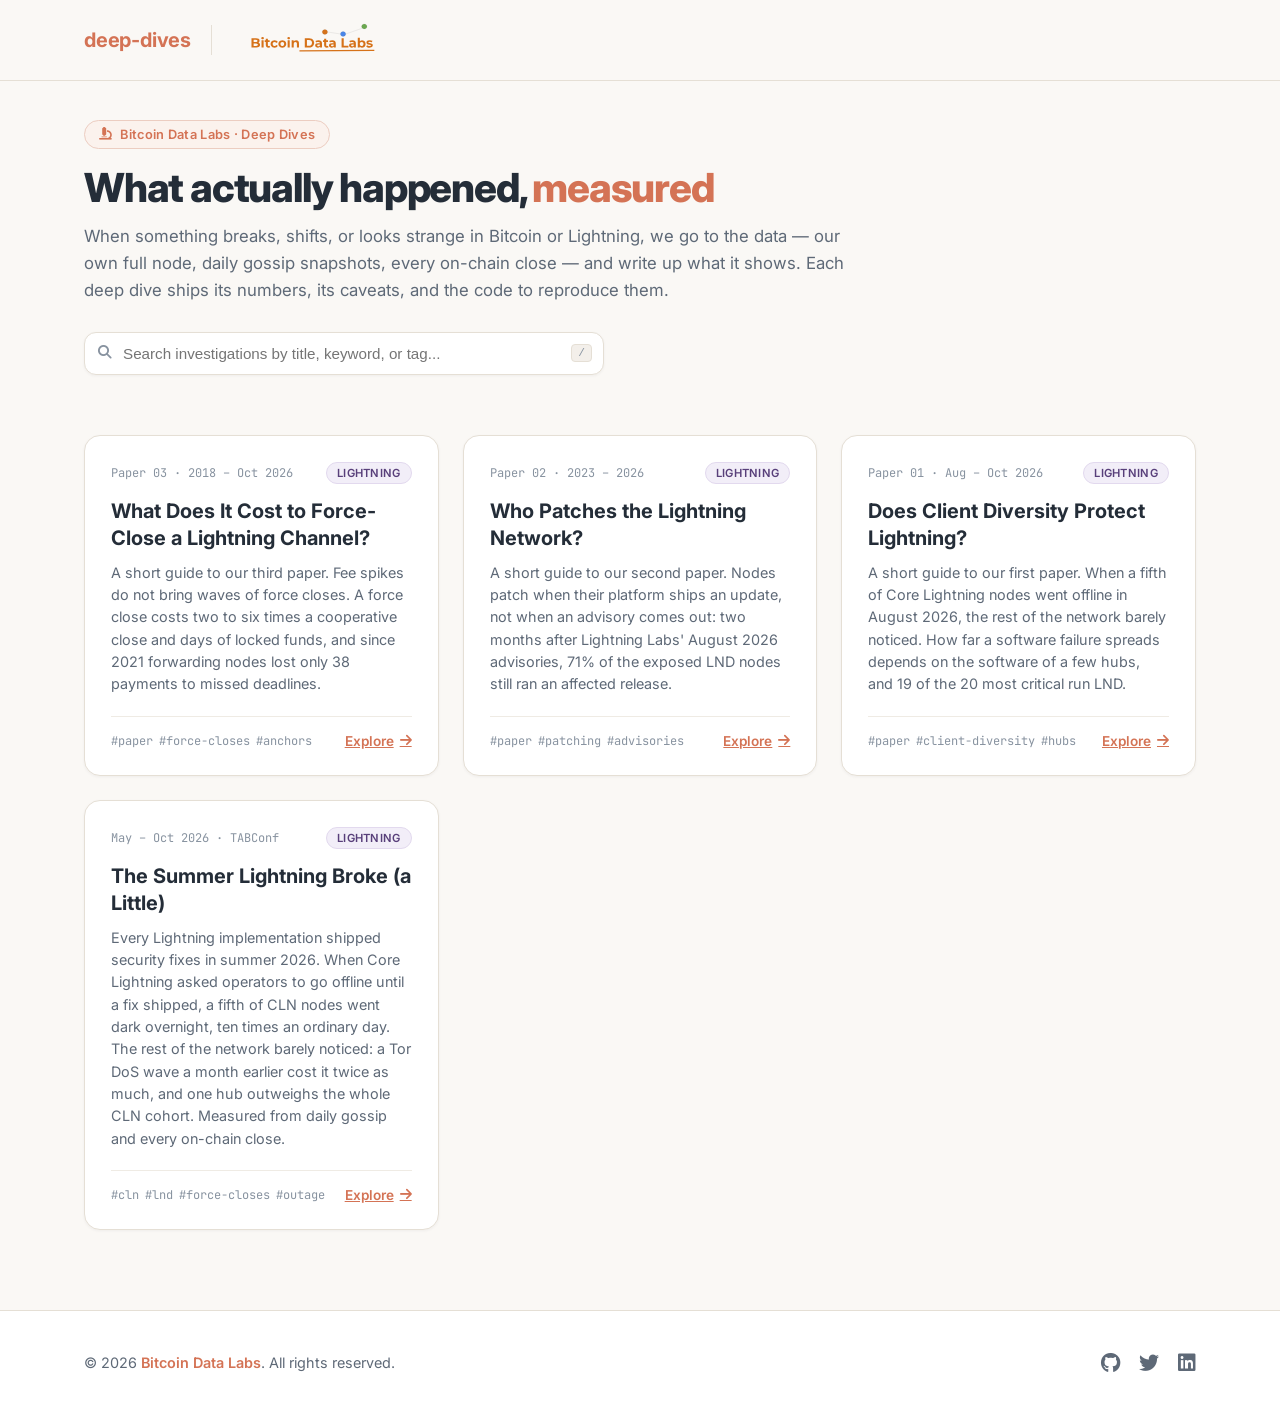
<file: index.html>
<!DOCTYPE html>
<html lang="en">
<head>
  <meta charset="UTF-8">
  <meta name="viewport" content="width=device-width, initial-scale=1.0">
  <title>Deep Dives — Bitcoin & Lightning, Measured | Bitcoin Data Labs</title>
  <meta name="description" content="Data-first investigations into Bitcoin and Lightning: what actually happened on-chain and in gossip when something broke, changed, or looked strange.">

  
  <!-- Favicon (Bitcoin Data Labs </> Brand Mark) -->
  <link rel="icon" type="image/png" href="favicon.png">

  <!-- Typography & Icons -->
  <link rel="stylesheet" href="https://cdnjs.cloudflare.com/ajax/libs/font-awesome/6.5.1/css/all.min.css">
  <link rel="preconnect" href="https://fonts.googleapis.com">
  <link rel="preconnect" href="https://fonts.gstatic.com" crossorigin>
  <link href="https://fonts.googleapis.com/css2?family=Inter:wght@400;500;600;700;800&family=JetBrains+Mono:wght@400;500;600&display=swap" rel="stylesheet">

  <!-- Bitcoin Data Labs Design System Stylesheet -->
  <link rel="stylesheet" href="shared/css/style.css">
</head>
<body class="has-fixed-header">

  <!-- ═══════════════════════════════════════════════════════════════════════
       OFFICIAL BITCOIN DATA LABS HEADER (MATCHES PLEBDASHBOARD-LN)
       ═══════════════════════════════════════════════════════════════════════ -->
  <div class="top-bar app-header-main">
    <div class="bdl-header-container">
      <div class="logos-container">
        <div class="app-logo">
          <a href="index.html" class="app-name">deep-dives</a>
        </div>
        <div class="divider"></div>
        <div class="parent-logo">
          <a href="https://bitcoindatalabs.org/">
            <img src="logo.svg" alt="Bitcoin Data Labs" class="parent-logo-img" onerror="this.onerror=null; this.src='https://bitcoindatalabs.org/logo.svg';">
          </a>
        </div>
      </div>
    </div>
  </div>

  <!-- ═══════════════════════════════════════════════════════════════════════
       HERO & SEARCH SECTION
       ═══════════════════════════════════════════════════════════════════════ -->
  <main class="main-content">
    <section class="hero-section">
      <div class="brand-eyebrow">
        <i class="fas fa-microscope"></i> Bitcoin Data Labs · Deep Dives
      </div>
      <h1 class="hero-title">
        What actually happened, <span class="highlight">measured</span>
      </h1>
      <p class="hero-description">
        When something breaks, shifts, or looks strange in Bitcoin or Lightning, we go to the data — our own full node, daily gossip snapshots, every on-chain close — and write up what it shows.
        Each deep dive ships its numbers, its caveats, and the code to reproduce them.
      </p>

      <!-- Search Input -->
      <div class="search-bar-wrap">
        <div class="search-container">
          <i class="fas fa-search search-icon"></i>
          <input 
            id="searchInput" 
            type="text" 
            placeholder="Search investigations by title, keyword, or tag..." 
            class="search-input"
            autocomplete="off"
            spellcheck="false"
          >
          <span class="search-shortcut"><kbd>/</kbd></span>
        </div>
      </div>
    </section>

    <!-- ═══════════════════════════════════════════════════════════════════════
         ANALYSIS CARDS GRID (ONE CARD PER INVESTIGATION)
         ═══════════════════════════════════════════════════════════════════════ -->
    <div id="cardsGrid" class="cards-grid">

      <!-- Card: What Does It Cost to Force-Close a Lightning Channel? (paper 03 explained) -->
      <article class="dive-card" data-tags="lightning,paper,force-close,anchors,fees,on-chain,sweepers,zero-fee,taproot,penalty,htlc">
        <div>
          <div class="dive-card-header">
            <span class="dive-date">Paper 03 · 2018 – Oct 2026</span>
            <span class="dive-badge badge-lightning">Lightning</span>
          </div>
          <h2 class="dive-card-title">
            <a href="./analyses/2026-11-lightning-force-closes/index.html" style="text-decoration: none; color: inherit;">
              What Does It Cost to Force-Close a Lightning Channel?
            </a>
          </h2>
          <p class="dive-card-desc">
            A short guide to our third paper. Fee spikes do not bring waves of force closes. A force close costs two to six times a cooperative close and days of locked funds, and since 2021 forwarding nodes lost only 38 payments to missed deadlines.
          </p>
        </div>
        <div class="dive-card-footer">
          <div class="dive-tags">
            <span class="dive-tag">#paper</span>
            <span class="dive-tag">#force-closes</span>
            <span class="dive-tag">#anchors</span>
          </div>
          <a href="./analyses/2026-11-lightning-force-closes/index.html" class="dive-action">
            <span>Explore</span> <i class="fas fa-arrow-right"></i>
          </a>
        </div>
      </article>

      <!-- Card: Who Patches the Lightning Network? (paper 02 explained) -->
      <article class="dive-card" data-tags="lightning,paper,patching,upgrades,release lines,umbrel,btcpay,advisories,disclosure,security,lnd,cln">
        <div>
          <div class="dive-card-header">
            <span class="dive-date">Paper 02 · 2023 – 2026</span>
            <span class="dive-badge badge-lightning">Lightning</span>
          </div>
          <h2 class="dive-card-title">
            <a href="./analyses/2026-11-who-patches-lightning/index.html" style="text-decoration: none; color: inherit;">
              Who Patches the Lightning Network?
            </a>
          </h2>
          <p class="dive-card-desc">
            A short guide to our second paper. Nodes patch when their platform ships an update, not when an advisory comes out: two months after Lightning Labs' August 2026 advisories, 71% of the exposed LND nodes still ran an affected release.
          </p>
        </div>
        <div class="dive-card-footer">
          <div class="dive-tags">
            <span class="dive-tag">#paper</span>
            <span class="dive-tag">#patching</span>
            <span class="dive-tag">#advisories</span>
          </div>
          <a href="./analyses/2026-11-who-patches-lightning/index.html" class="dive-action">
            <span>Explore</span> <i class="fas fa-arrow-right"></i>
          </a>
        </div>
      </article>

      <!-- Card: Does Client Diversity Protect Lightning? (paper 01 explained) -->
      <article class="dive-card" data-tags="lightning,paper,client diversity,cln,lnd,eclair,ldk,outage,hubs,reachability,security">
        <div>
          <div class="dive-card-header">
            <span class="dive-date">Paper 01 · Aug – Oct 2026</span>
            <span class="dive-badge badge-lightning">Lightning</span>
          </div>
          <h2 class="dive-card-title">
            <a href="./analyses/2026-11-client-diversity-explained/index.html" style="text-decoration: none; color: inherit;">
              Does Client Diversity Protect Lightning?
            </a>
          </h2>
          <p class="dive-card-desc">
            A short guide to our first paper. When a fifth of Core Lightning nodes went offline in August 2026, the rest of the network barely noticed. How far a software failure spreads depends on the software of a few hubs, and 19 of the 20 most critical run LND.
          </p>
        </div>
        <div class="dive-card-footer">
          <div class="dive-tags">
            <span class="dive-tag">#paper</span>
            <span class="dive-tag">#client-diversity</span>
            <span class="dive-tag">#hubs</span>
          </div>
          <a href="./analyses/2026-11-client-diversity-explained/index.html" class="dive-action">
            <span>Explore</span> <i class="fas fa-arrow-right"></i>
          </a>
        </div>
      </article>

      <!-- Card: The Summer Lightning Broke (a Little) -->
      <article class="dive-card" data-tags="lightning,cln,lnd,eclair,ldk,btcpay,outage,force-close,security,client diversity,tabconf">
        <div>
          <div class="dive-card-header">
            <span class="dive-date">May – Oct 2026 · TABConf</span>
            <span class="dive-badge badge-lightning">Lightning</span>
          </div>
          <h2 class="dive-card-title">
            <a href="./analyses/2026-10-lightning-network-analysis/index.html" style="text-decoration: none; color: inherit;">
              The Summer Lightning Broke (a Little)
            </a>
          </h2>
          <p class="dive-card-desc">
            Every Lightning implementation shipped security fixes in summer 2026. When Core Lightning asked operators to go offline until a fix shipped, a fifth of CLN nodes went dark overnight, ten times an ordinary day.
            The rest of the network barely noticed: a Tor DoS wave a month earlier cost it twice as much, and one hub outweighs the whole CLN cohort. Measured from daily gossip and every on-chain close.
          </p>
        </div>
        <div class="dive-card-footer">
          <div class="dive-tags">
            <span class="dive-tag">#cln</span>
            <span class="dive-tag">#lnd</span>
            <span class="dive-tag">#force-closes</span>
            <span class="dive-tag">#outage</span>
          </div>
          <a href="./analyses/2026-10-lightning-network-analysis/index.html" class="dive-action">
            <span>Explore</span> <i class="fas fa-arrow-right"></i>
          </a>
        </div>
      </article>

    </div>
    
    <!-- Empty State -->
    <div id="noResults" class="empty-state" style="display: none;">
      <i class="fas fa-search"></i>
      <h3>No investigations matched your search</h3>
      <p>Try clearing keywords or checking back as new ad-hoc analyses are published.</p>
    </div>
  </main>

  <!-- ═══════════════════════════════════════════════════════════════════════
       OFFICIAL BITCOIN DATA LABS FOOTER (MATCHES PLEBDASHBOARD-LN)
       Left: Copyright | Middle: (Empty) | Right: Socials
       ═══════════════════════════════════════════════════════════════════════ -->
  <footer class="bdl-global-footer">
    <div class="bdl-footer-inner">
      <div class="bdl-footer-copyright">
        <p style="margin: 0;">
          © <span id="footer-year">2026</span> <a href="https://bitcoindatalabs.org" target="_blank">Bitcoin Data Labs</a>. All rights reserved.
        </p>
      </div>
      <div class="bdl-footer-socials">
        <a href="https://github.com/bitcoindatalabs/Bitcoin-Data-Labs" target="_blank" title="GitHub"><i class="fab fa-github"></i></a>
        <a href="https://x.com/sorukumar" target="_blank" title="X / Twitter"><i class="fab fa-twitter"></i></a>
        <a href="https://www.linkedin.com/company/bitcoin-data-labs" target="_blank" title="LinkedIn"><i class="fab fa-linkedin"></i></a>
      </div>
    </div>
  </footer>

  <script>
    document.getElementById('footer-year').textContent = new Date().getFullYear();

    const searchInput = document.getElementById('searchInput');
    const cards = document.querySelectorAll('.dive-card');
    const noResults = document.getElementById('noResults');

    function filterCards() {
      const query = searchInput.value.toLowerCase().trim();
      let visibleCount = 0;

      cards.forEach(card => {
        const text = card.textContent.toLowerCase();
        const tags = (card.dataset.tags || '').toLowerCase();
        const matches = !query || text.includes(query) || tags.includes(query);

        if (matches) {
          card.style.display = 'flex';
          visibleCount++;
        } else {
          card.style.display = 'none';
        }
      });

      noResults.style.display = visibleCount === 0 ? 'block' : 'none';
    }

    searchInput.addEventListener('input', filterCards);

    // Keyboard shortcut: '/' to focus search, Esc to clear
    document.addEventListener('keydown', (e) => {
      if (e.key === '/' && document.activeElement !== searchInput) {
        e.preventDefault();
        searchInput.focus();
      } else if (e.key === 'Escape' && document.activeElement === searchInput) {
        searchInput.value = '';
        searchInput.blur();
        filterCards();
      }
    });
  </script>
</body>
</html>
</file>
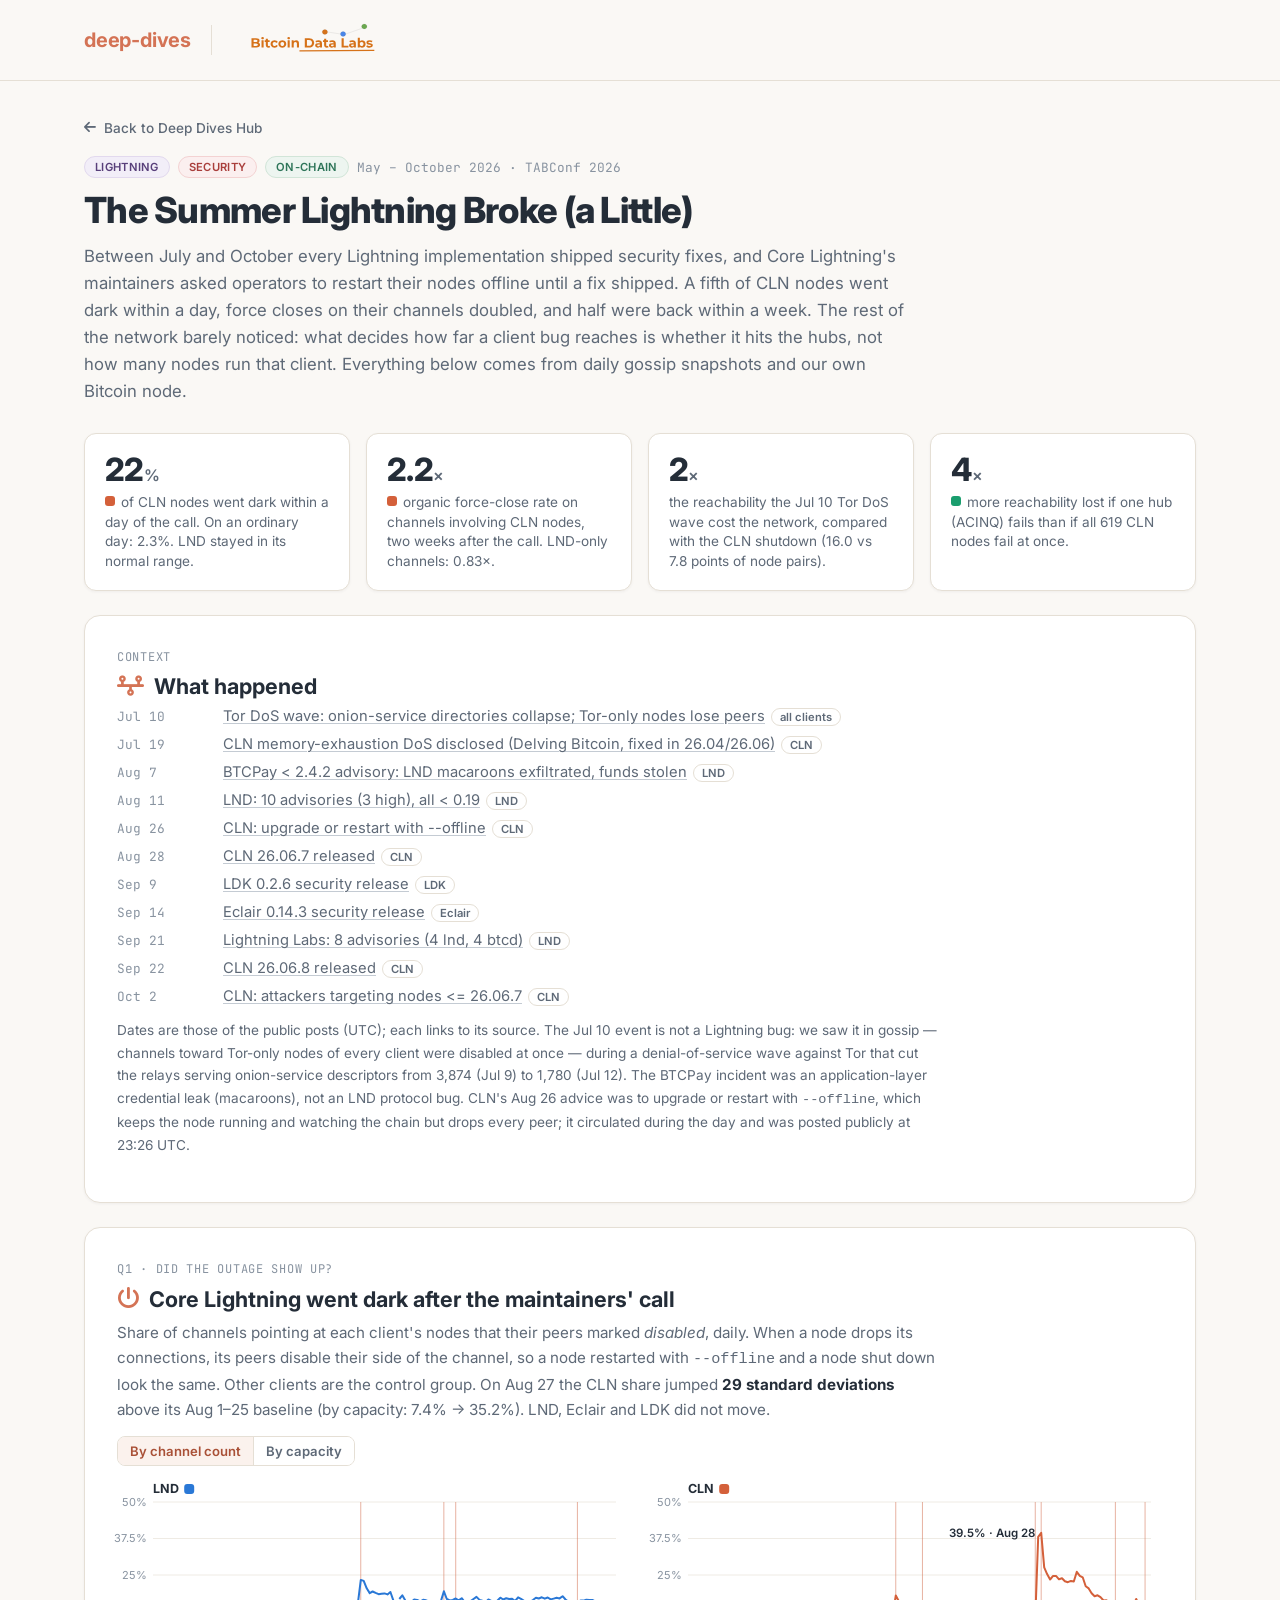
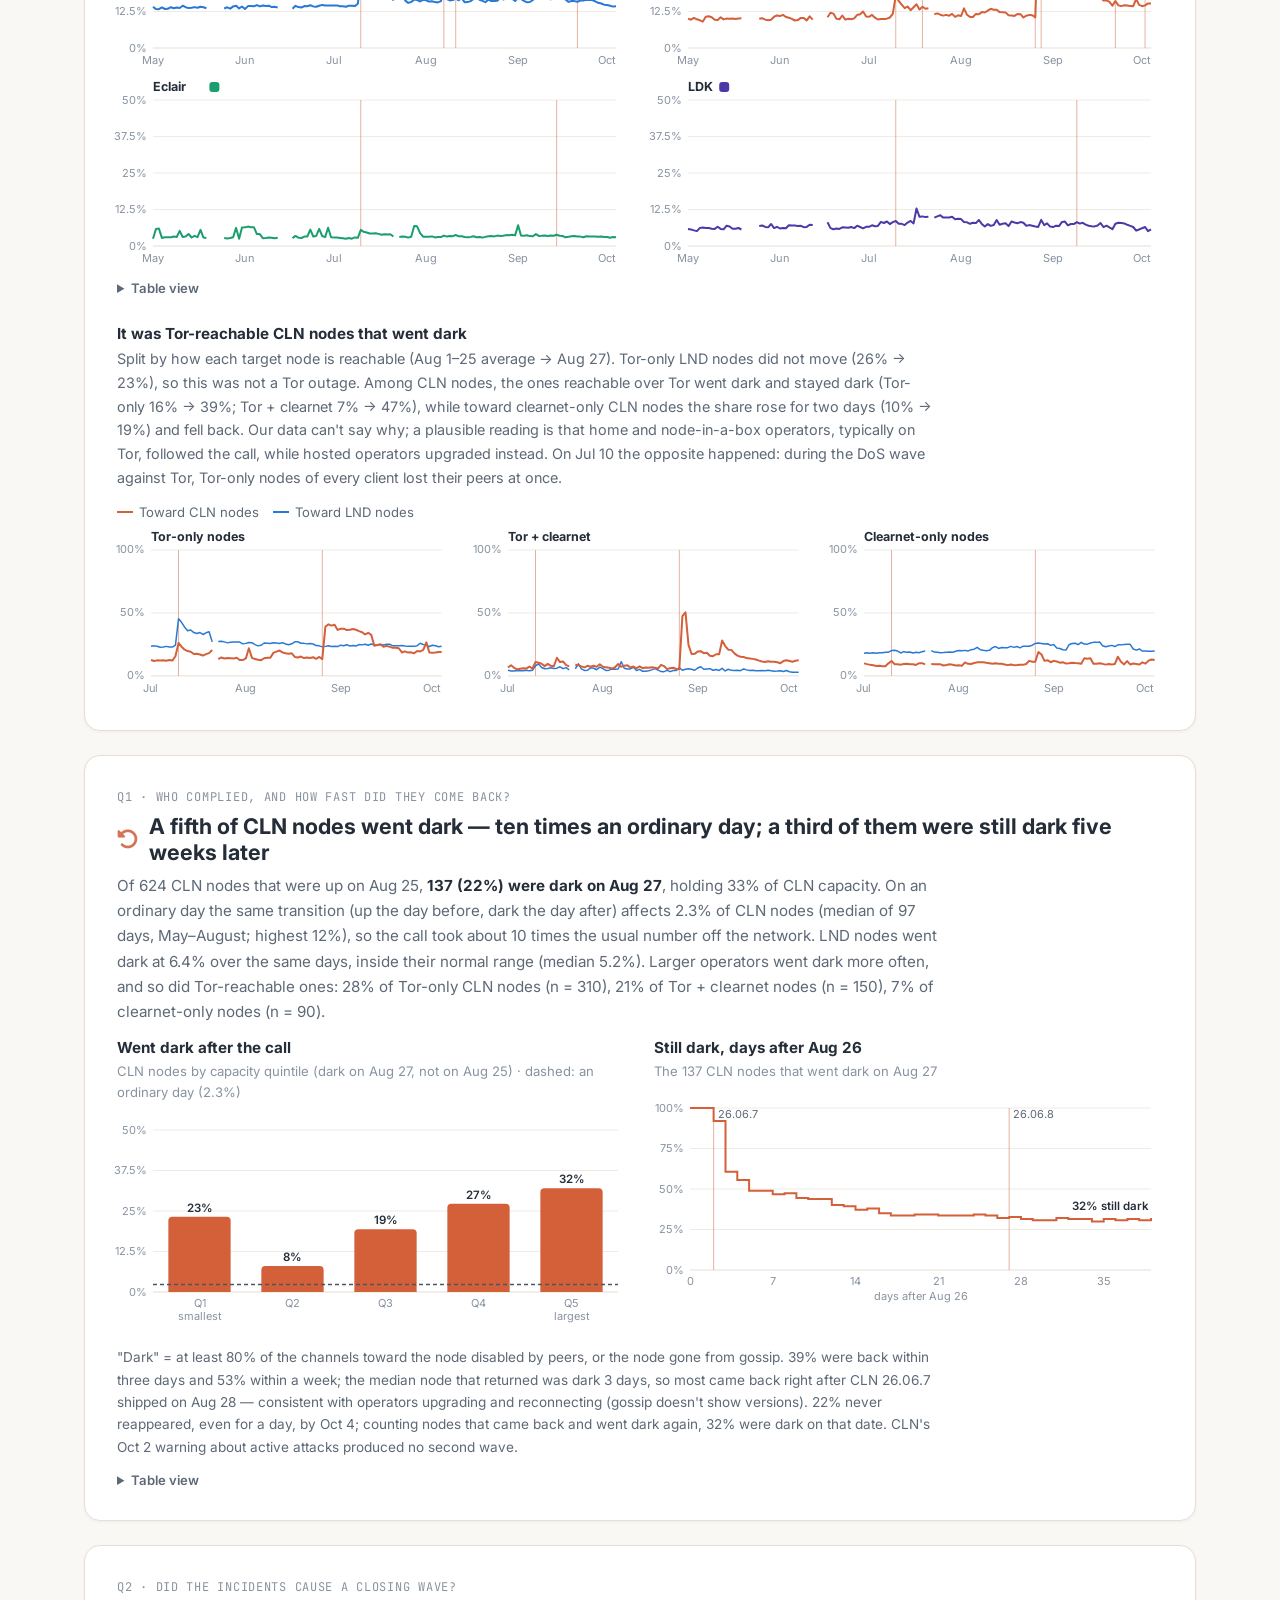
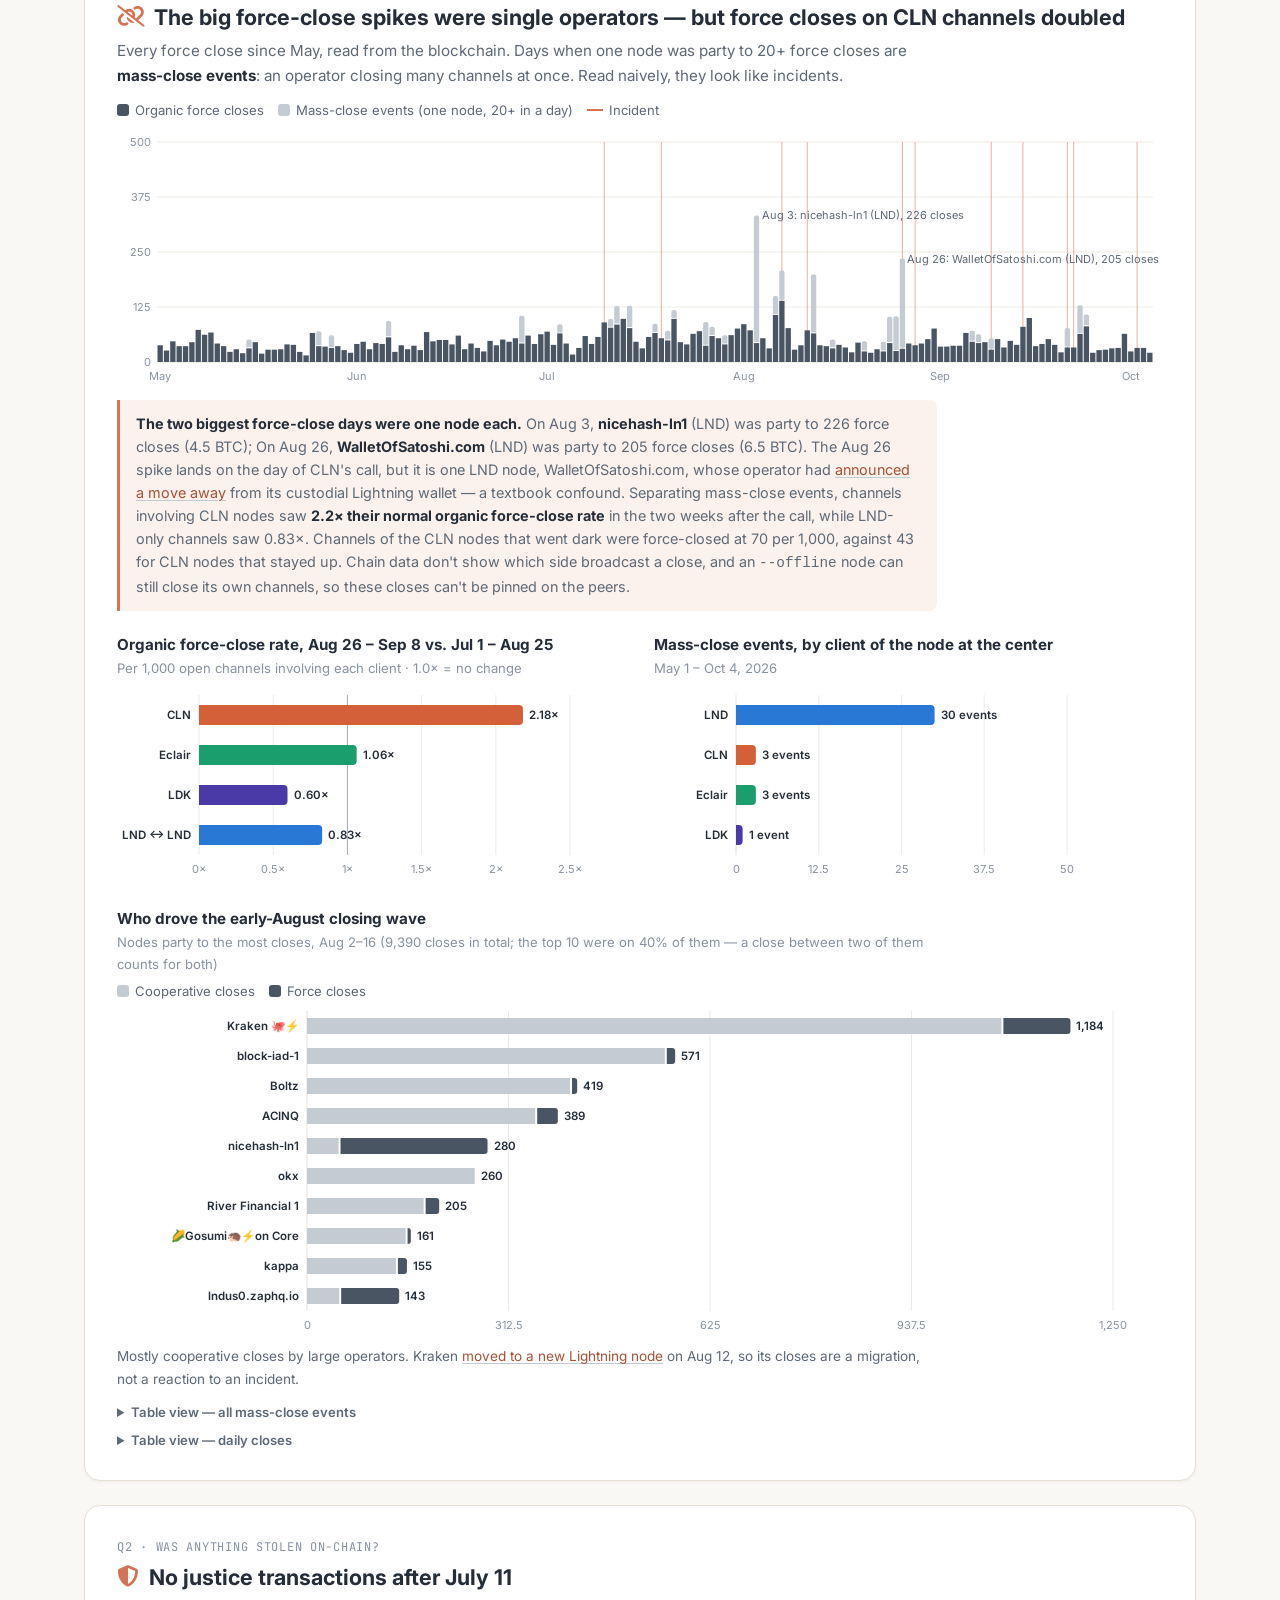
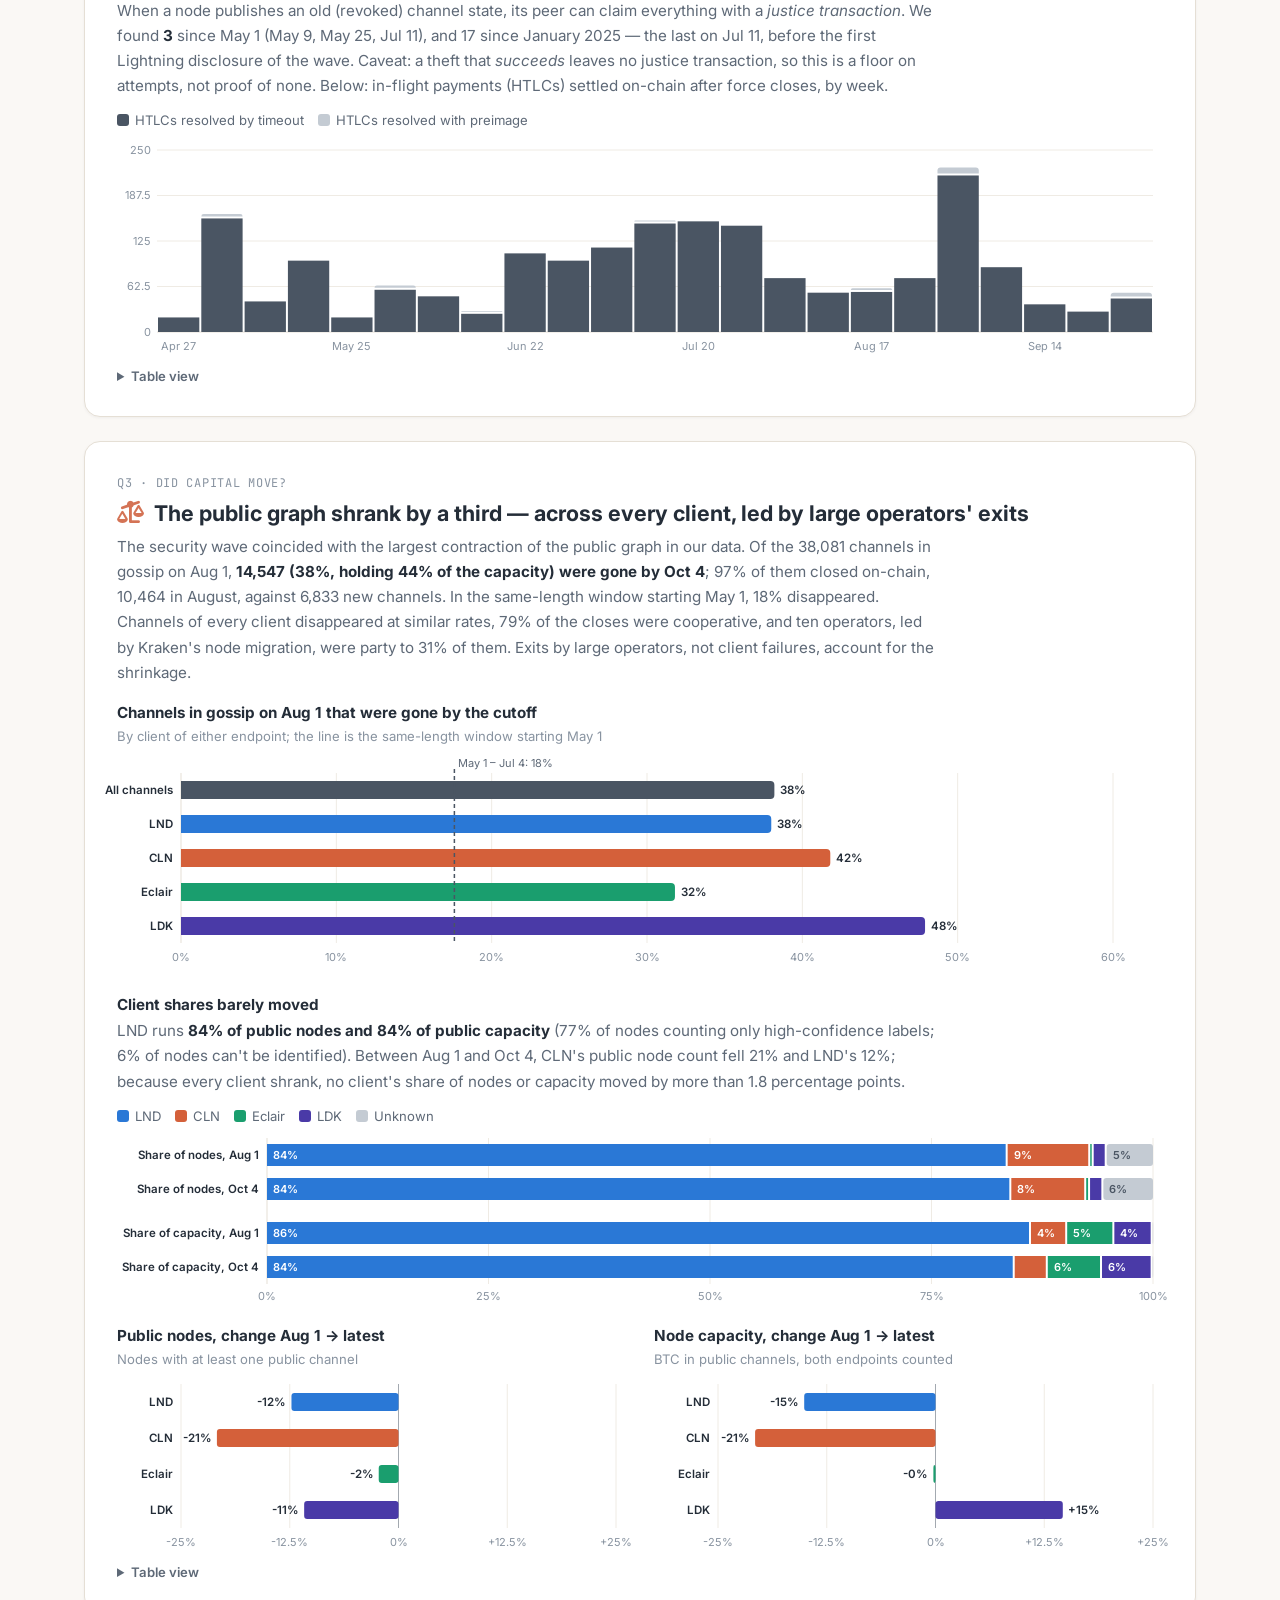
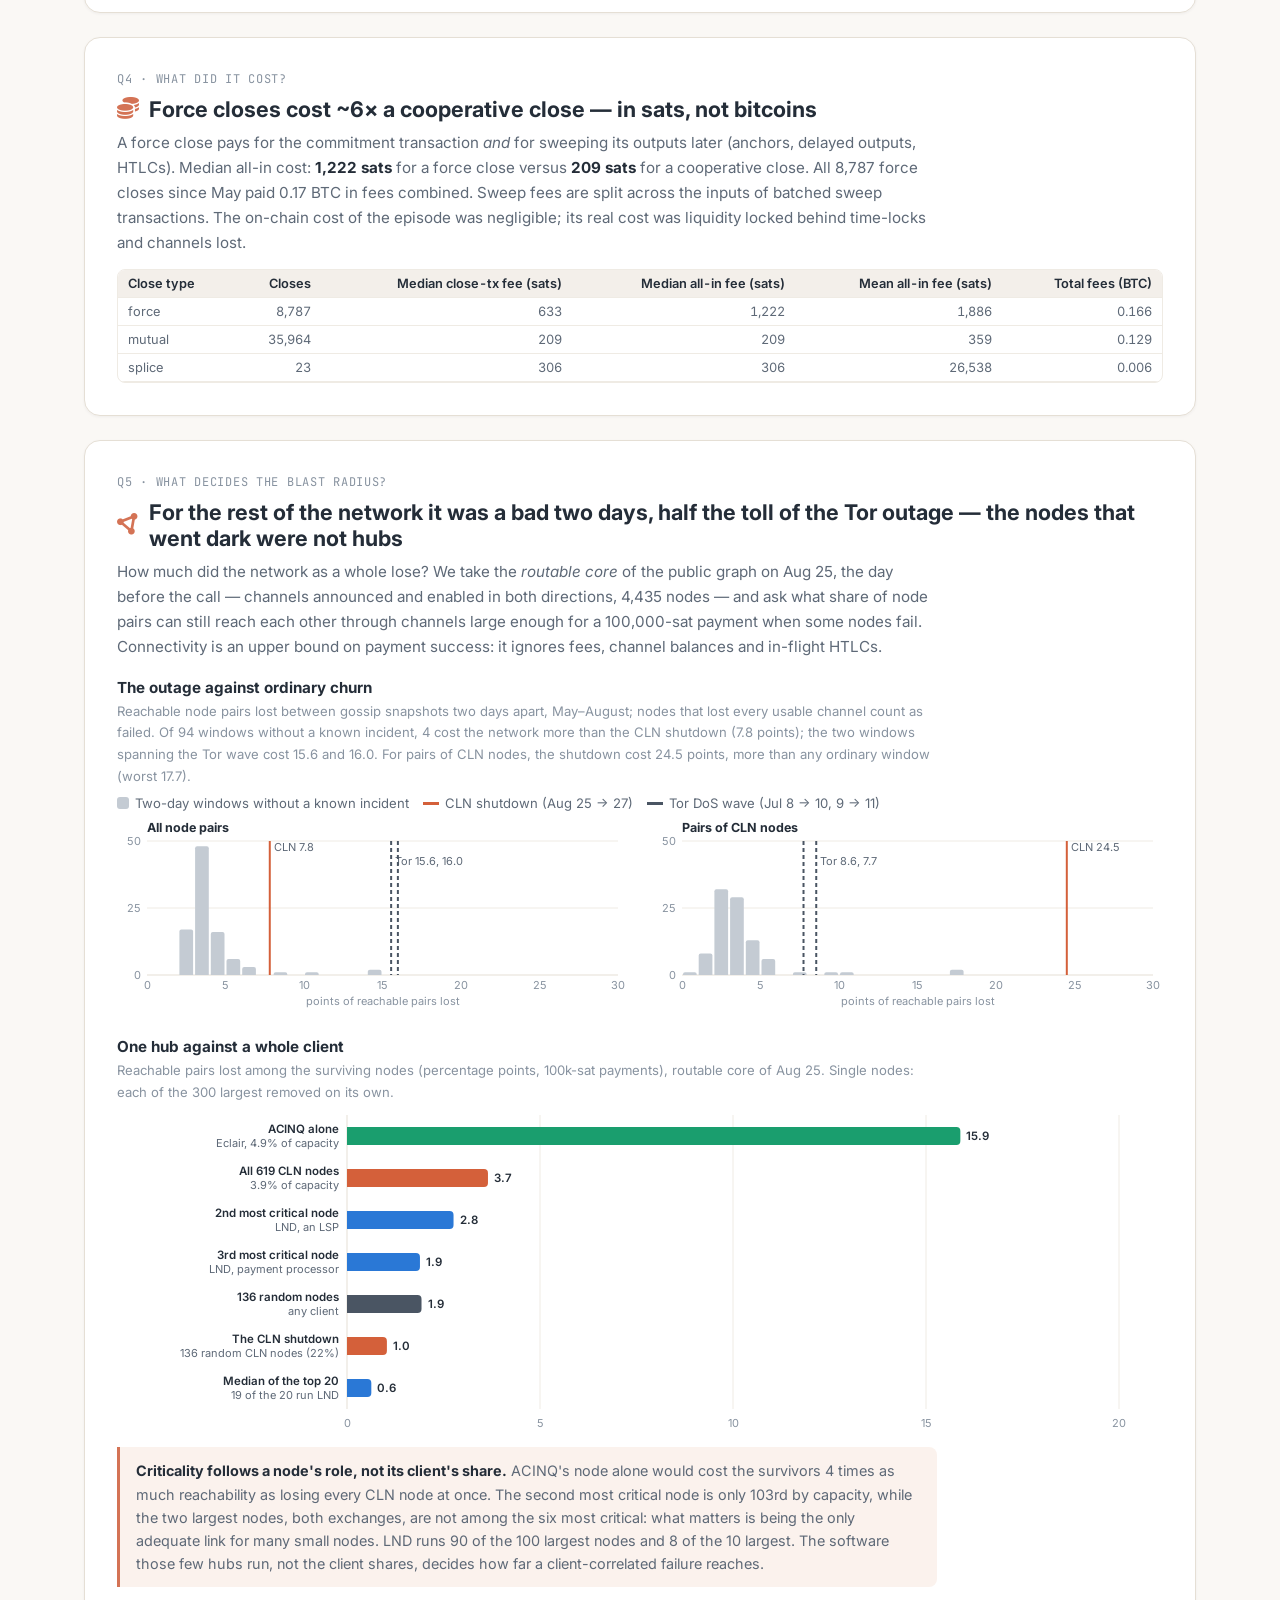
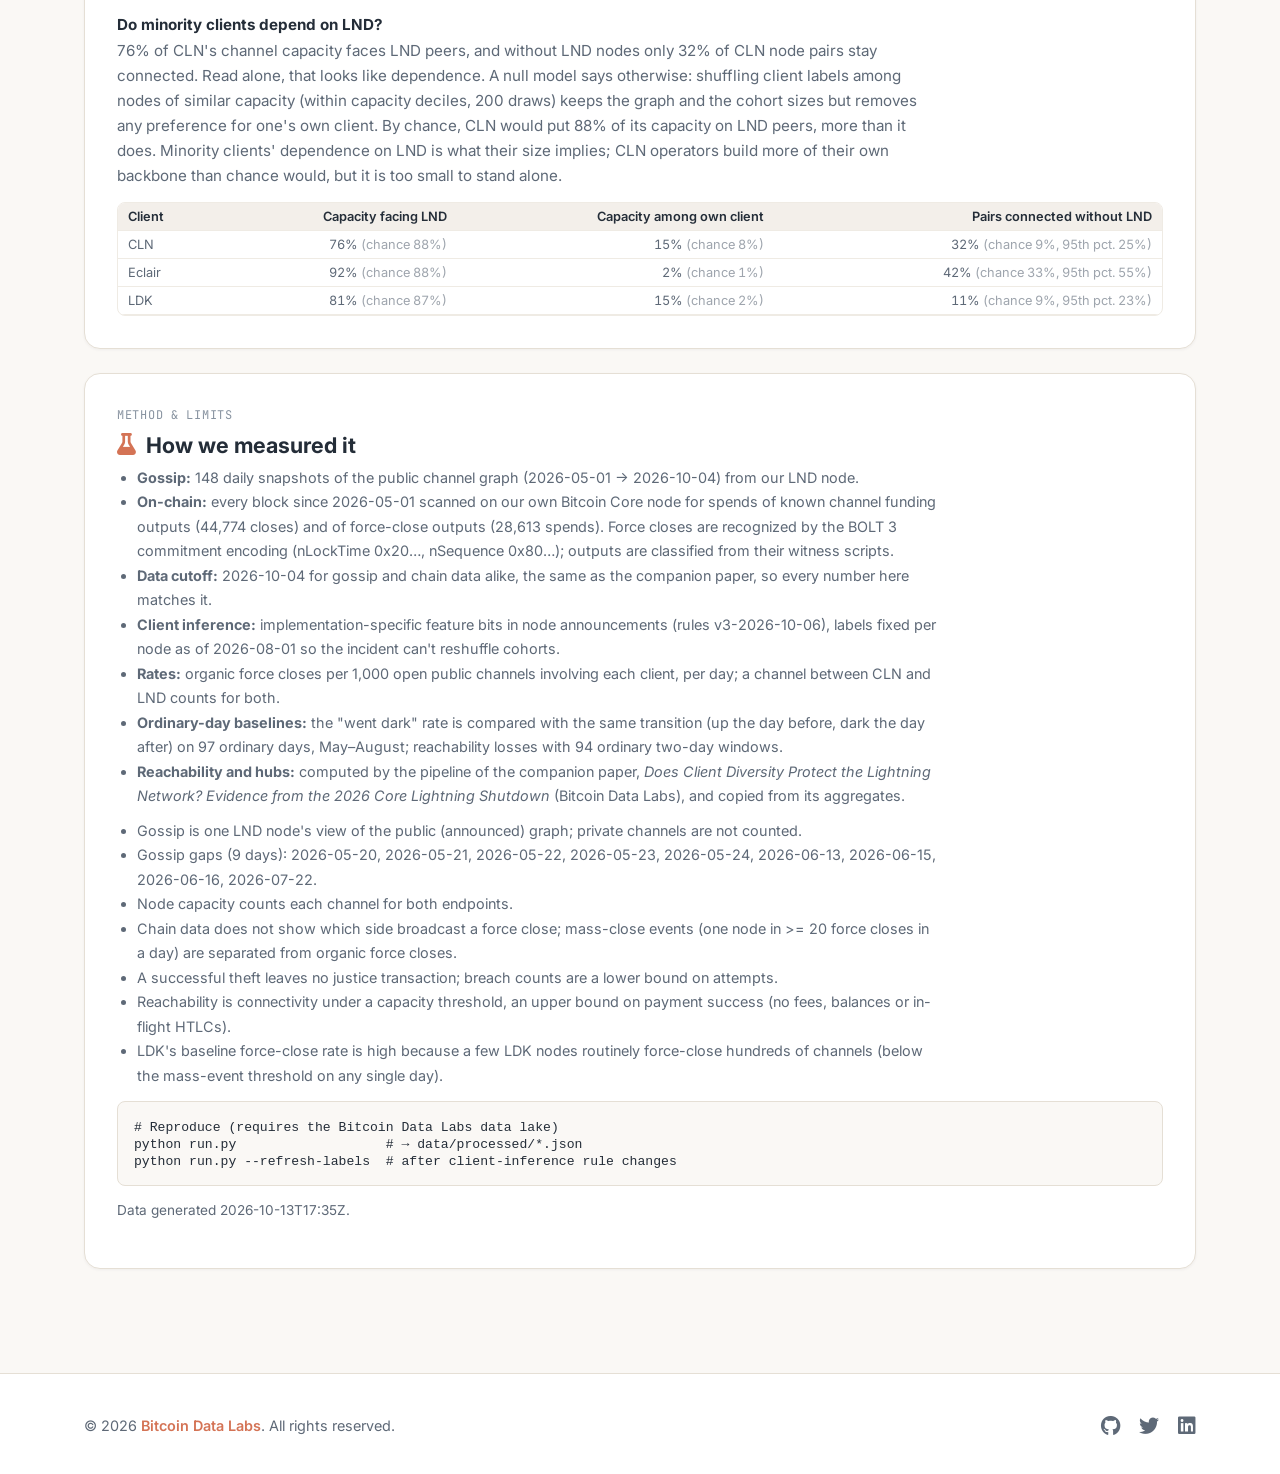
<file: analyses/2026-10-lightning-network-analysis/index.html>
<!DOCTYPE html>
<html lang="en">
<head>
  <meta charset="UTF-8">
  <meta name="viewport" content="width=device-width, initial-scale=1.0">
  <title>The Summer Lightning Broke (a Little) | Bitcoin Data Labs</title>
  <meta name="description" content="How the Lightning Network absorbed the 2026 security wave: a measured Core Lightning outage, force-close waves, recovery, and cost — from daily gossip and our own Bitcoin node.">

  <link rel="icon" type="image/png" href="../../favicon.png">
  <link rel="stylesheet" href="https://cdnjs.cloudflare.com/ajax/libs/font-awesome/6.5.1/css/all.min.css">
  <link rel="preconnect" href="https://fonts.googleapis.com">
  <link rel="preconnect" href="https://fonts.gstatic.com" crossorigin>
  <link href="https://fonts.googleapis.com/css2?family=Inter:wght@400;500;600;700;800&family=JetBrains+Mono:wght@400;500;600&display=swap" rel="stylesheet">
  <link rel="stylesheet" href="../../shared/css/style.css">

  <style>
    :root {
      /* Client identity — validated (dataviz validate_palette.js, light, adjacent pairs).
         CVD worst pair 7.8 → every series is direct-labeled or titled. */
      --c-lnd: #2a78d6;
      --c-cln: #D4603A;
      --c-eclair: #1a9e6e;
      --c-ldk: #4a3aa7;
      /* Neutral (non-client) marks */
      --ink-mark: #4A5563;
      --ink-mark-light: #C4CBD3;
      --grid: #EFEBE4;
      --axis: #E5DFD5;
    }

    .report-card {
      background: var(--surface);
      border: 1px solid var(--border);
      border-radius: var(--radius-lg);
      padding: 32px;
      margin-bottom: 24px;
      box-shadow: var(--shadow-sm);
    }
    .report-card h2 {
      font-size: 1.35rem; font-weight: 700; color: var(--text-primary);
      margin: 0 0 8px 0; display: flex; align-items: center; gap: 10px;
    }
    .report-card .kicker {
      font-family: 'JetBrains Mono', monospace; font-size: 0.75rem; color: var(--text-muted);
      text-transform: uppercase; letter-spacing: 0.06em; margin: 0 0 6px 0;
    }
    .report-card p { color: var(--text-secondary); line-height: 1.65; margin: 0 0 14px 0; font-size: 0.95rem; max-width: 820px; }
    .report-card p strong { color: var(--text-primary); }
    .report-card a { color: var(--primary-dark); text-decoration: underline; text-decoration-color: var(--ink-mark-light); text-underline-offset: 2px; }
    .report-card a:hover { color: var(--primary); text-decoration-color: currentColor; }
    .timeline a { color: var(--text-secondary); }

    .back-link {
      display: inline-flex; align-items: center; gap: 8px; color: var(--text-secondary);
      text-decoration: none; font-size: 0.85rem; font-weight: 500; margin-bottom: 20px; transition: color 0.2s ease;
    }
    .back-link:hover { color: var(--primary); }

    /* Stat tiles */
    .stat-grid { display: grid; grid-template-columns: repeat(auto-fit, minmax(200px, 1fr)); gap: 16px; margin: 0 0 24px 0; }
    .stat {
      background: var(--surface); border: 1px solid var(--border); border-radius: var(--radius-md);
      padding: 18px 20px; box-shadow: var(--shadow-sm);
    }
    .stat .v { font-size: 2rem; font-weight: 800; letter-spacing: -0.02em; color: var(--text-primary); line-height: 1.1; }
    .stat .v small { font-size: 1rem; font-weight: 600; color: var(--text-secondary); }
    .stat .l { font-size: 0.85rem; color: var(--text-secondary); line-height: 1.45; margin-top: 6px; }
    .stat .swatch { display: inline-block; width: 10px; height: 10px; border-radius: 3px; margin-right: 6px; vertical-align: 1px; }

    /* Timeline */
    .timeline { list-style: none; margin: 8px 0 0 0; padding: 0; display: grid; gap: 10px; }
    .timeline li { display: grid; grid-template-columns: 92px 1fr; gap: 14px; align-items: baseline; font-size: 0.92rem; color: var(--text-secondary); }
    .timeline .d { font-family: 'JetBrains Mono', monospace; font-size: 0.8rem; color: var(--text-muted); }
    .timeline .tag { font-size: 0.7rem; font-weight: 600; padding: 1px 8px; border-radius: var(--radius-full); margin-left: 6px; border: 1px solid var(--border); color: var(--text-secondary); white-space: nowrap; }

    /* Chart chrome */
    .controls { display: flex; flex-wrap: wrap; gap: 8px; align-items: center; margin: 4px 0 14px 0; }
    .seg { display: inline-flex; border: 1px solid var(--border); border-radius: var(--radius-sm); overflow: hidden; }
    .seg button {
      font: inherit; font-size: 0.82rem; font-weight: 600; padding: 6px 12px; border: 0; background: var(--surface);
      color: var(--text-secondary); cursor: pointer;
    }
    .seg button + button { border-left: 1px solid var(--border); }
    .seg button[aria-pressed="true"] { background: var(--primary-light); color: var(--primary-dark); }
    .seg button:focus-visible { outline: 2px solid var(--primary); outline-offset: -2px; }

    .chart { position: relative; width: 100%; }
    .chart svg { display: block; width: 100%; height: auto; overflow: visible; }
    .chart text { font-family: 'Inter', sans-serif; fill: var(--text-muted); font-size: 11px; }
    .chart .tick text { font-variant-numeric: tabular-nums; }
    .chart .panel-title { fill: var(--text-primary); font-weight: 700; font-size: 12.5px; }
    .chart .annot { fill: var(--text-secondary); font-size: 11px; }
    .chart .val { fill: var(--text-primary); font-weight: 600; font-size: 11.5px; }

    .small-multiples { display: grid; grid-template-columns: repeat(2, minmax(0, 1fr)); gap: 8px 24px; }
    .two-col { display: grid; grid-template-columns: repeat(2, minmax(0, 1fr)); gap: 28px; }
    .two-col h3 { font-size: 0.95rem; margin: 0 0 4px 0; color: var(--text-primary); }
    .two-col .sub { font-size: 0.82rem; color: var(--text-muted); margin: 0 0 8px 0; }
    @media (max-width: 760px) {
      .small-multiples, .two-col { grid-template-columns: 1fr; }
      .report-card { padding: 22px 18px; }
    }

    .legend { display: flex; flex-wrap: wrap; gap: 14px; font-size: 0.82rem; color: var(--text-secondary); margin: 2px 0 8px 0; }
    .legend span { display: inline-flex; align-items: center; gap: 6px; }
    .legend i.sw { width: 12px; height: 12px; border-radius: 3px; display: inline-block; }
    .legend i.ln { width: 16px; height: 2px; display: inline-block; }

    .tooltip {
      position: fixed; pointer-events: none; z-index: 2000; background: var(--secondary); color: #fff;
      font-size: 0.8rem; line-height: 1.45; padding: 8px 10px; border-radius: 8px; box-shadow: var(--shadow-md);
      max-width: 260px; font-variant-numeric: tabular-nums;
    }
    .tooltip b { font-weight: 700; }
    .tooltip .tsw { display: inline-block; width: 8px; height: 8px; border-radius: 2px; margin-right: 5px; }

    .callout {
      border-left: 3px solid var(--primary); background: var(--primary-light); padding: 12px 16px;
      border-radius: 0 var(--radius-sm) var(--radius-sm) 0; font-size: 0.9rem; color: var(--text-secondary); margin: 14px 0 0 0;
      line-height: 1.6; max-width: 820px;
    }
    .callout strong { color: var(--text-primary); }

    details.tableview { margin-top: 12px; }
    details.tableview summary { cursor: pointer; font-size: 0.82rem; font-weight: 600; color: var(--text-secondary); }
    details.tableview summary:hover { color: var(--primary); }
    .tablewrap { overflow-x: auto; max-height: 360px; margin-top: 8px; border: 1px solid var(--border-subtle); border-radius: var(--radius-sm); }
    table.data { border-collapse: collapse; font-size: 0.8rem; width: 100%; }
    table.data th, table.data td { padding: 6px 10px; text-align: right; white-space: nowrap; border-bottom: 1px solid var(--border-subtle); font-variant-numeric: tabular-nums; }
    table.data th { position: sticky; top: 0; background: var(--bg-secondary); color: var(--text-primary); font-weight: 600; }
    table.data td:first-child, table.data th:first-child { text-align: left; }
    table.data td { color: var(--text-secondary); }

    ul.plain { margin: 0; padding-left: 20px; color: var(--text-secondary); font-size: 0.9rem; line-height: 1.7; max-width: 820px; }
    pre.cmd {
      background: var(--bg-primary); border: 1px solid var(--border); padding: 16px; border-radius: var(--radius-sm);
      font-family: 'JetBrains Mono', monospace; font-size: 0.82rem; color: var(--text-primary); overflow-x: auto;
    }
    .loading { color: var(--text-muted); font-size: 0.9rem; padding: 40px 0; text-align: center; }
  </style>
</head>
<body class="has-fixed-header">

  <div class="top-bar app-header-main">
    <div class="bdl-header-container">
      <div class="logos-container">
        <div class="app-logo">
          <a href="../../index.html" class="app-name">deep-dives</a>
        </div>
        <div class="divider"></div>
        <div class="parent-logo">
          <a href="https://bitcoindatalabs.org/">
            <img src="../../logo.svg" alt="Bitcoin Data Labs" class="parent-logo-img" onerror="this.onerror=null; this.src='https://bitcoindatalabs.org/logo.svg';">
          </a>
        </div>
      </div>
    </div>
  </div>

  <main class="main-content">
    <a href="../../index.html" class="back-link"><i class="fas fa-arrow-left"></i> Back to Deep Dives Hub</a>

    <div style="margin-bottom: 28px;">
      <div style="display: flex; gap: 8px; align-items: center; margin-bottom: 12px; flex-wrap: wrap;">
        <span class="dive-badge badge-lightning">Lightning</span>
        <span class="dive-badge badge-security">Security</span>
        <span class="dive-badge badge-onchain">On-chain</span>
        <span style="font-size: 0.8rem; font-family: 'JetBrains Mono', monospace; color: var(--text-muted);">May – October 2026 · TABConf 2026</span>
      </div>
      <h1 style="font-size: 2.25rem; font-weight: 800; color: var(--text-primary); margin: 0 0 12px 0; letter-spacing: -0.02em; line-height: 1.15;">
        The Summer Lightning Broke (a Little)
      </h1>
      <p style="font-size: 1.05rem; color: var(--text-secondary); max-width: 820px; line-height: 1.6; margin: 0;">
        Between July and October every Lightning implementation shipped security fixes, and Core Lightning's maintainers
        asked operators to restart their nodes offline until a fix shipped. A fifth of CLN nodes went dark within a day,
        force closes on their channels doubled, and half were back within a week. The rest of the network barely noticed:
        what decides how far a client bug reaches is whether it hits the hubs, not how many nodes run that client.
        Everything below comes from daily gossip snapshots and our own Bitcoin node.
      </p>
    </div>

    <div class="stat-grid" id="stats"><div class="loading">Loading measurements…</div></div>

    <!-- Timeline -->
    <section class="report-card">
      <p class="kicker">Context</p>
      <h2><i class="fas fa-timeline" style="color: var(--primary);"></i> What happened</h2>
      <ul class="timeline" id="timeline"></ul>
      <p style="margin-top: 14px; font-size: 0.85rem;">Dates are those of the public posts (UTC); each links to its source. The Jul 10 event is not a Lightning bug: we saw it in gossip — channels toward Tor-only nodes of every client were disabled at once — during a denial-of-service wave against Tor that cut the relays serving onion-service descriptors from 3,874 (Jul 9) to 1,780 (Jul 12). The BTCPay incident was an application-layer credential leak (macaroons), not an LND protocol bug. CLN's Aug 26 advice was to upgrade or restart with <code>--offline</code>, which keeps the node running and watching the chain but drops every peer; it circulated during the day and was posted publicly at 23:26 UTC.</p>
    </section>

    <!-- Q1 outage -->
    <section class="report-card">
      <p class="kicker">Q1 · Did the outage show up?</p>
      <h2><i class="fas fa-power-off" style="color: var(--primary);"></i> Core Lightning went dark after the maintainers' call</h2>
      <p id="outage-lede">Share of channels pointing at each client's nodes that their peers marked <em>disabled</em>, daily. When a node drops its connections, its peers disable their side of the channel, so a node restarted with <code>--offline</code> and a node shut down look the same. Other clients are the control group.</p>
      <div class="controls">
        <div class="seg" role="group" aria-label="Weighting">
          <button type="button" data-w="count" aria-pressed="true">By channel count</button>
          <button type="button" data-w="cap" aria-pressed="false">By capacity</button>
        </div>
      </div>
      <div class="small-multiples" id="outage-sm"></div>
      <details class="tableview"><summary>Table view</summary><div class="tablewrap" id="outage-table"></div></details>

      <h3 style="font-size: 0.95rem; margin: 28px 0 4px 0; color: var(--text-primary);">It was Tor-reachable CLN nodes that went dark</h3>
      <p style="font-size: 0.9rem;" id="transport-lede"></p>
      <div class="legend">
        <span><i class="ln" style="background: var(--c-cln);"></i> Toward CLN nodes</span>
        <span><i class="ln" style="background: var(--c-lnd);"></i> Toward LND nodes</span>
      </div>
      <div class="small-multiples" id="transport-sm" style="grid-template-columns: repeat(auto-fit, minmax(240px, 1fr));"></div>
    </section>

    <!-- Compliance & recovery -->
    <section class="report-card">
      <p class="kicker">Q1 · Who complied, and how fast did they come back?</p>
      <h2><i class="fas fa-rotate-left" style="color: var(--primary);"></i> A fifth of CLN nodes went dark — ten times an ordinary day; a third of them were still dark five weeks later</h2>
      <p id="compliance-lede"></p>
      <div class="two-col">
        <div>
          <h3>Went dark after the call</h3>
          <p class="sub" id="compliance-sub">CLN nodes by capacity quintile (dark on Aug 27, not on Aug 25)</p>
          <div class="chart" id="compliance"></div>
        </div>
        <div>
          <h3>Still dark, days after Aug 26</h3>
          <p class="sub" id="recovery-sub">CLN nodes that went dark on Aug 27</p>
          <div class="chart" id="recovery"></div>
        </div>
      </div>
      <p style="margin-top: 14px; font-size: 0.85rem;" id="recovery-note"></p>
      <details class="tableview"><summary>Table view</summary><div class="tablewrap" id="recovery-table"></div></details>
    </section>

    <!-- Q2 closes -->
    <section class="report-card">
      <p class="kicker">Q2 · Did the incidents cause a closing wave?</p>
      <h2><i class="fas fa-link-slash" style="color: var(--primary);"></i> The big force-close spikes were single operators — but force closes on CLN channels doubled</h2>
      <p>Every force close since May, read from the blockchain. Days when one node was party to 20+ force closes are <strong>mass-close events</strong>: an operator closing many channels at once. Read naively, they look like incidents.</p>
      <div class="legend">
        <span><i class="sw" style="background: var(--ink-mark);"></i> Organic force closes</span>
        <span><i class="sw" style="background: var(--ink-mark-light);"></i> Mass-close events (one node, 20+ in a day)</span>
        <span><i class="ln" style="background: var(--primary);"></i> Incident</span>
      </div>
      <div class="chart" id="closes"></div>
      <div class="callout" id="closes-callout"></div>
      <div class="two-col" style="margin-top: 24px;">
        <div>
          <h3>Organic force-close rate, Aug 26 – Sep 8 vs. Jul 1 – Aug 25</h3>
          <p class="sub">Per 1,000 open channels involving each client · 1.0× = no change</p>
          <div class="chart" id="rates"></div>
        </div>
        <div>
          <h3>Mass-close events, by client of the node at the center</h3>
          <p class="sub" id="mass-sub"></p>
          <div class="chart" id="mass"></div>
        </div>
      </div>
      <h3 style="font-size: 0.95rem; margin: 28px 0 4px 0; color: var(--text-primary);">Who drove the early-August closing wave</h3>
      <p class="sub" style="font-size: 0.82rem; color: var(--text-muted); margin: 0 0 8px 0;" id="wave-sub"></p>
      <div class="legend">
        <span><i class="sw" style="background: var(--ink-mark-light);"></i> Cooperative closes</span>
        <span><i class="sw" style="background: var(--ink-mark);"></i> Force closes</span>
      </div>
      <div class="chart" id="wave"></div>
      <p style="margin-top: 10px; font-size: 0.85rem;">Mostly cooperative closes by large operators. Kraken <a href="https://support.kraken.com/articles/9829766858260-connecting-to-kraken-s-lightning-node" target="_blank" rel="noopener">moved to a new Lightning node</a> on Aug 12, so its closes are a migration, not a reaction to an incident.</p>
      <details class="tableview"><summary>Table view — all mass-close events</summary><div class="tablewrap" id="mass-table"></div></details>
      <details class="tableview"><summary>Table view — daily closes</summary><div class="tablewrap" id="closes-table"></div></details>
    </section>

    <!-- Q2 resolution -->
    <section class="report-card">
      <p class="kicker">Q2 · Was anything stolen on-chain?</p>
      <h2><i class="fas fa-shield-halved" style="color: var(--primary);"></i> No justice transactions after July 11</h2>
      <p id="breach-lede"></p>
      <div class="legend">
        <span><i class="sw" style="background: var(--ink-mark);"></i> HTLCs resolved by timeout</span>
        <span><i class="sw" style="background: var(--ink-mark-light);"></i> HTLCs resolved with preimage</span>
      </div>
      <div class="chart" id="htlc"></div>
      <details class="tableview"><summary>Table view</summary><div class="tablewrap" id="htlc-table"></div></details>
    </section>

    <!-- Q3 capital -->
    <section class="report-card">
      <p class="kicker">Q3 · Did capital move?</p>
      <h2><i class="fas fa-scale-unbalanced" style="color: var(--primary);"></i> The public graph shrank by a third — across every client, led by large operators' exits</h2>
      <p id="contraction-lede"></p>
      <h3 style="font-size: 0.95rem; margin: 18px 0 4px 0; color: var(--text-primary);">Channels in gossip on Aug 1 that were gone by the cutoff</h3>
      <p class="sub" style="font-size: 0.82rem; color: var(--text-muted); margin: 0 0 8px 0;">By client of either endpoint; the line is the same-length window starting May 1</p>
      <div class="chart" id="contraction"></div>
      <h3 style="font-size: 0.95rem; margin: 28px 0 4px 0; color: var(--text-primary);">Client shares barely moved</h3>
      <p id="census-lede"></p>
      <div class="legend" id="census-legend"></div>
      <div class="chart" id="census"></div>
      <div class="two-col" style="margin-top: 20px;">
        <div>
          <h3>Public nodes, change Aug 1 → latest</h3>
          <p class="sub">Nodes with at least one public channel</p>
          <div class="chart" id="nodechange"></div>
        </div>
        <div>
          <h3>Node capacity, change Aug 1 → latest</h3>
          <p class="sub">BTC in public channels, both endpoints counted</p>
          <div class="chart" id="capchange"></div>
        </div>
      </div>
      <details class="tableview"><summary>Table view</summary><div class="tablewrap" id="census-table"></div></details>
    </section>

    <!-- Q5 cost -->
    <section class="report-card">
      <p class="kicker">Q4 · What did it cost?</p>
      <h2><i class="fas fa-coins" style="color: var(--primary);"></i> Force closes cost ~6× a cooperative close — in sats, not bitcoins</h2>
      <p id="fees-lede"></p>
      <div class="tablewrap" id="fees-table" style="max-height: none;"></div>
    </section>

    <!-- Q5 blast radius -->
    <section class="report-card">
      <p class="kicker">Q5 · What decides the blast radius?</p>
      <h2><i class="fas fa-circle-nodes" style="color: var(--primary);"></i> For the rest of the network it was a bad two days, half the toll of the Tor outage — the nodes that went dark were not hubs</h2>
      <p id="blast-lede"></p>
      <h3 style="font-size: 0.95rem; margin: 18px 0 4px 0; color: var(--text-primary);">The outage against ordinary churn</h3>
      <p class="sub" style="font-size: 0.82rem; color: var(--text-muted); margin: 0 0 8px 0;" id="placebo-sub"></p>
      <div class="legend">
        <span><i class="sw" style="background: var(--ink-mark-light);"></i> Two-day windows without a known incident</span>
        <span><i class="ln" style="background: var(--c-cln); height: 3px;"></i> CLN shutdown (Aug 25 → 27)</span>
        <span><i class="ln" style="background: var(--ink-mark); height: 3px;"></i> Tor DoS wave (Jul 8 → 10, 9 → 11)</span>
      </div>
      <div class="small-multiples" id="placebo-sm"></div>
      <h3 style="font-size: 0.95rem; margin: 28px 0 4px 0; color: var(--text-primary);">One hub against a whole client</h3>
      <p class="sub" style="font-size: 0.82rem; color: var(--text-muted); margin: 0 0 8px 0;" id="hubs-sub"></p>
      <div class="chart" id="hubs"></div>
      <div class="callout" id="hubs-callout"></div>
      <h3 style="font-size: 0.95rem; margin: 28px 0 4px 0; color: var(--text-primary);">Do minority clients depend on LND?</h3>
      <p id="null-lede"></p>
      <div class="tablewrap" id="null-table" style="max-height: none;"></div>
    </section>

    <!-- Method -->
    <section class="report-card">
      <p class="kicker">Method & limits</p>
      <h2><i class="fas fa-flask" style="color: var(--primary);"></i> How we measured it</h2>
      <ul class="plain" id="method"></ul>
      <ul class="plain" id="caveats" style="margin-top: 10px;"></ul>
      <pre class="cmd"><code># Reproduce (requires the Bitcoin Data Labs data lake)
python run.py                   # → data/processed/*.json
python run.py --refresh-labels  # after client-inference rule changes</code></pre>
      <p style="font-size: 0.85rem;" id="generated"></p>
    </section>
  </main>

  <footer class="bdl-global-footer">
    <div class="bdl-footer-inner">
      <div class="bdl-footer-copyright">
        <p style="margin: 0;">© <span id="footer-year">2026</span> <a href="https://bitcoindatalabs.org" target="_blank">Bitcoin Data Labs</a>. All rights reserved.</p>
      </div>
      <div class="bdl-footer-socials">
        <a href="https://github.com/bitcoindatalabs/Bitcoin-Data-Labs" target="_blank" title="GitHub"><i class="fab fa-github"></i></a>
        <a href="https://x.com/sorukumar" target="_blank" title="X / Twitter"><i class="fab fa-twitter"></i></a>
        <a href="https://www.linkedin.com/company/bitcoin-data-labs" target="_blank" title="LinkedIn"><i class="fab fa-linkedin"></i></a>
      </div>
    </div>
  </footer>

  <div class="tooltip" id="tip" hidden></div>

  <script>
  document.getElementById('footer-year').textContent = new Date().getFullYear();

  (async function () {
    const FILES = ['meta', 'outage_daily', 'outage_by_transport', 'outage_effect', 'cln_compliance_by_size', 'cln_recovery', 'cohort_census',
                   'closes_daily', 'mass_close_events', 'top_closers_aug', 'force_close_rates', 'spend_events_daily', 'fees_by_close_type',
                   'paper_findings'];
    const D = {};
    try {
      await Promise.all(FILES.map(async f => { D[f] = await (await fetch(`data/processed/${f}.json`)).json(); }));
    } catch (e) {
      document.getElementById('stats').innerHTML = '<div class="loading">Could not load data/processed/*.json — serve this folder over HTTP.</div>';
      return;
    }

    // ---------- constants & helpers ----------
    const CLIENTS = ['LND', 'CLN', 'Eclair', 'LDK'];
    const css = n => getComputedStyle(document.documentElement).getPropertyValue(n).trim();
    const COLOR = { LND: css('--c-lnd'), CLN: css('--c-cln'), Eclair: css('--c-eclair'), LDK: css('--c-ldk') };
    const INK = css('--ink-mark'), INK_L = css('--ink-mark-light'), GRID = css('--grid'), AXIS = css('--axis'), PRIMARY = css('--primary');
    COLOR.Unknown = INK_L;
    const NS = 'http://www.w3.org/2000/svg';
    const parse = s => new Date(s + 'T00:00:00Z');
    const fmtDay = d => d.toLocaleDateString('en-US', { month: 'short', day: 'numeric', timeZone: 'UTC' });
    const fmt = (v, p = 1) => v == null || isNaN(v) ? '–' : Number(v).toLocaleString('en-US', { minimumFractionDigits: p, maximumFractionDigits: p });
    const int = v => Number(v).toLocaleString('en-US');
    const nth = n => n + (['th', 'st', 'nd', 'rd'][(n % 100 - 20) % 10] || ['th', 'st', 'nd', 'rd'][n % 100] || 'th');
    const esc = s => String(s).replace(/&/g, '&amp;').replace(/</g, '&lt;').replace(/>/g, '&gt;').replace(/"/g, '&quot;');
    const meta = D.meta;
    const PF = D.paper_findings;
    const incidents = meta.incidents;
    const cutoffDay = fmtDay(parse(meta.data_cutoff));

    function el(tag, attrs = {}, parent) {
      const e = document.createElementNS(NS, tag);
      for (const [k, v] of Object.entries(attrs)) e.setAttribute(k, v);
      if (parent) parent.appendChild(e);
      return e;
    }
    function svg(container, w, h) {
      container.innerHTML = '';
      return el('svg', { viewBox: `0 0 ${w} ${h}`, role: 'img' }, container);
    }
    function niceMax(v) {
      const p = Math.pow(10, Math.floor(Math.log10(v || 1)));
      for (const m of [1, 1.25, 1.5, 2, 2.5, 5, 10]) if (m * p >= v) return m * p;
      return 10 * p;
    }
    // Rounded-top bar path anchored to the baseline (4px data-end radius)
    function barPath(x, y, w, h, r = 4) {
      if (h <= 0) return '';
      r = Math.min(r, w / 2, h);
      return `M${x},${y + h}V${y + r}Q${x},${y} ${x + r},${y}H${x + w - r}Q${x + w},${y} ${x + w},${y + r}V${y + h}Z`;
    }

    const tip = document.getElementById('tip');
    function showTip(html, ev) {
      tip.innerHTML = html; tip.hidden = false;
      const pad = 14, r = tip.getBoundingClientRect();
      let x = ev.clientX + pad, y = ev.clientY + pad;
      if (x + r.width > window.innerWidth - 8) x = ev.clientX - r.width - pad;
      if (y + r.height > window.innerHeight - 8) y = ev.clientY - r.height - pad;
      tip.style.left = x + 'px'; tip.style.top = y + 'px';
    }
    const hideTip = () => { tip.hidden = true; };

    function table(container, cols, rows) {
      const h = cols.map(c => `<th>${c[0]}</th>`).join('');
      const b = rows.map(r => '<tr>' + cols.map(c => `<td>${c[1](r)}</td>`).join('') + '</tr>').join('');
      document.getElementById(container).innerHTML = `<table class="data"><thead><tr>${h}</tr></thead><tbody>${b}</tbody></table>`;
    }

    // Generic time axis + incident markers
    function timeScale(dates, x0, x1) {
      const t0 = parse(dates[0]).getTime(), t1 = parse(dates[dates.length - 1]).getTime();
      return d => x0 + (parse(d).getTime() - t0) / (t1 - t0 || 1) * (x1 - x0);
    }
    function monthTicks(g, dates, X, y, every = 1) {
      const seen = new Set();
      let i = 0;
      for (const d of dates) {
        const m = d.slice(0, 7);
        if (seen.has(m) || d.slice(8) !== '01') continue;
        seen.add(m);
        if (i++ % every) continue;
        const t = el('text', { x: X(d), y, 'text-anchor': 'middle' }, g);
        t.textContent = parse(d).toLocaleDateString('en-US', { month: 'short', timeZone: 'UTC' });
      }
    }
    function incidentLines(g, dates, X, y0, y1, clientFilter) {
      for (const inc of incidents) {
        if (inc.date < dates[0] || inc.date > dates[dates.length - 1]) continue;
        if (clientFilter && !clientFilter(inc)) continue;
        el('line', { x1: X(inc.date), x2: X(inc.date), y1: y0, y2: y1, stroke: PRIMARY, 'stroke-width': 1, opacity: 0.55 }, g);
      }
    }
    function yGrid(g, x0, x1, Y, max, steps, fmtTick) {
      for (let i = 0; i <= steps; i++) {
        const v = max * i / steps, y = Y(v);
        el('line', { x1: x0, x2: x1, y1: y, y2: y, stroke: i ? GRID : AXIS, 'stroke-width': 1 }, g);
        const t = el('text', { x: x0 - 6, y: y + 3.5, 'text-anchor': 'end', class: 'tick' }, g);
        t.textContent = fmtTick(v);
      }
    }

    // ---------- stat tiles ----------
    const eff = Object.fromEntries(D.outage_effect.map(r => [r.target, r]));
    const rec = D.cln_recovery;
    const rates = Object.fromEntries(D.force_close_rates.map(r => [r.cohort, r]));
    const breachTotal = D.spend_events_daily.reduce((s, r) => s + (r.to_local_revocation_breach || 0) + (r.htlc_revocation_breach || 0), 0);
    const fees = Object.fromEntries(D.fees_by_close_type.map(r => [r.close_type, r]));
    const churn = PF.churn.CLN, wd = PF.went_dark;
    const torWorst = PF.placebo.tor_windows.reduce((a, w) => w.dR_all < a.dR_all ? w : a);
    const allCln = PF.scenarios['All CLN nodes fail'];
    const top1 = PF.hubs.top1_critical, hubAlias = PF.hubs.top1_critical_alias;
    const sw = c => `<span class="swatch" style="background:${COLOR[c]}"></span>`;
    document.getElementById('stats').innerHTML = `
      <div class="stat"><div class="v">${fmt(100 * churn.event, 0)}<small>%</small></div>
        <div class="l">${sw('CLN')}of CLN nodes went dark within a day of the call. On an ordinary day: ${fmt(100 * churn.ordinary_median, 1)}%. LND stayed in its normal range.</div></div>
      <div class="stat"><div class="v">${fmt(rates.CLN.ratio, 1)}<small>×</small></div>
        <div class="l">${sw('CLN')}organic force-close rate on channels involving CLN nodes, two weeks after the call. LND-only channels: ${fmt(rates.LND_only.ratio, 2)}×.</div></div>
      <div class="stat"><div class="v">${fmt(torWorst.dR_all / PF.placebo.outage.dR_all, 0)}<small>×</small></div>
        <div class="l">the reachability the Jul 10 Tor DoS wave cost the network, compared with the CLN shutdown (${fmt(-100 * torWorst.dR_all, 1)} vs ${fmt(-100 * PF.placebo.outage.dR_all, 1)} points of node pairs).</div></div>
      <div class="stat"><div class="v">${fmt(top1.dR_pp / PF.hubs.all_CLN_dR_pp, 0)}<small>×</small></div>
        <div class="l">${sw('Eclair')}more reachability lost if one hub (${esc(hubAlias)}) fails than if all ${int(allCln.n_failed)} CLN nodes fail at once.</div></div>`;

    // ---------- timeline ----------
    document.getElementById('timeline').innerHTML = incidents.map(i => `
      <li><span class="d">${fmtDay(parse(i.date))}</span>
      <span>${i.source ? `<a href="${esc(i.source)}" target="_blank" rel="noopener">${esc(i.label)}</a>` : esc(i.label)}<span class="tag">${i.client === 'all' ? 'all clients' : i.client}</span></span></li>`).join('');

    // ---------- Q1 small multiples ----------
    const od = D.outage_daily;
    const odDates = [...new Set(od.map(r => r.date))].sort();
    let weight = 'count';
    function drawOutage() {
      const key = weight === 'count' ? 'pct_disabled' : 'pct_cap_disabled';
      const max = niceMax(Math.max(...od.map(r => r[key])));
      const box = document.getElementById('outage-sm');
      box.innerHTML = '';
      const divs = CLIENTS.map(() => { const d = document.createElement('div'); d.className = 'chart'; box.appendChild(d); return d; });
      for (const [ci, c] of CLIENTS.entries()) {
        const div = divs[ci];
        const W = Math.max(div.clientWidth, 300), H = 190, m = { l: 36, r: 12, t: 22, b: 22 };
        const s = svg(div, W, H);
        const g = el('g', {}, s);
        const X = timeScale(odDates, m.l, W - m.r), Y = v => H - m.b - v / max * (H - m.t - m.b);
        const tt = el('text', { x: m.l, y: 13, class: 'panel-title' }, g);
        tt.textContent = c;
        el('rect', { x: m.l + c.length * 8.4 + 6, y: 4, width: 10, height: 10, rx: 3, fill: COLOR[c] }, g);
        yGrid(g, m.l, W - m.r, Y, max, 4, v => v + '%');
        monthTicks(g, odDates, X, H - 6);
        incidentLines(g, odDates, X, m.t, H - m.b, i => i.client === c || i.client === 'all');
        const rows = od.filter(r => r.target === c).sort((a, b) => a.date < b.date ? -1 : 1);
        // break the line at gossip gaps (> 1 day)
        let dpath = '', prev = null;
        for (const r of rows) {
          const gap = prev && (parse(r.date) - parse(prev.date)) > 86400000 * 1.5;
          dpath += `${!prev || gap ? 'M' : 'L'}${X(r.date).toFixed(1)},${Y(r[key]).toFixed(1)}`;
          prev = r;
        }
        el('path', { d: dpath, fill: 'none', stroke: COLOR[c], 'stroke-width': 2, 'stroke-linejoin': 'round' }, g);
        // label the peak for the panel that matters
        const pk = rows.reduce((a, b) => b[key] > a[key] ? b : a, rows[0]);
        if (c === 'CLN') {
          const nearEdge = X(pk.date) > W - m.r - 110;
          const t = el('text', { x: X(pk.date) + (nearEdge ? -6 : 6), y: Y(pk[key]) + 4, class: 'val', 'text-anchor': nearEdge ? 'end' : 'start' }, g);
          t.textContent = `${fmt(pk[key], 1)}% · ${fmtDay(parse(pk.date))}`;
        }
        // hover layer: crosshair + dot
        const cross = el('line', { y1: m.t, y2: H - m.b, stroke: INK, 'stroke-width': 1, opacity: 0 }, g);
        const dot = el('circle', { r: 4.5, fill: COLOR[c], stroke: '#fff', 'stroke-width': 2, opacity: 0 }, g);
        const hit = el('rect', { x: m.l, y: m.t, width: W - m.l - m.r, height: H - m.t - m.b, fill: 'transparent' }, s);
        hit.addEventListener('mousemove', ev => {
          const pt = s.createSVGPoint(); pt.x = ev.clientX; pt.y = ev.clientY;
          const p = pt.matrixTransform(s.getScreenCTM().inverse());
          let best = rows[0], bd = Infinity;
          for (const r of rows) { const d = Math.abs(X(r.date) - p.x); if (d < bd) { bd = d; best = r; } }
          cross.setAttribute('x1', X(best.date)); cross.setAttribute('x2', X(best.date)); cross.setAttribute('opacity', 0.35);
          dot.setAttribute('cx', X(best.date)); dot.setAttribute('cy', Y(best[key])); dot.setAttribute('opacity', 1);
          const inc = incidents.find(i => i.date === best.date);
          showTip(`<b>${c} · ${fmtDay(parse(best.date))}</b><br>${fmt(best.pct_disabled, 1)}% of ${int(best.dirs)} channels disabled<br>${fmt(best.pct_cap_disabled, 1)}% of ${fmt(best.cap_btc, 0)} BTC<br>${int(best.nodes)} nodes${inc ? `<br><span style="opacity:.8">${esc(inc.label)}</span>` : ''}`, ev);
        });
        hit.addEventListener('mouseleave', () => { cross.setAttribute('opacity', 0); dot.setAttribute('opacity', 0); hideTip(); });
      }
    }
    document.querySelectorAll('.seg button[data-w]').forEach(b => b.addEventListener('click', () => {
      weight = b.dataset.w;
      document.querySelectorAll('.seg button[data-w]').forEach(x => x.setAttribute('aria-pressed', x === b));
      drawOutage();
    }));
    document.getElementById('outage-lede').innerHTML += ` On Aug 27 the CLN share jumped <strong>${fmt(eff.CLN.pct_disabled_z, 0)} standard deviations</strong> above its Aug 1–25 baseline (by capacity: ${fmt(eff.CLN.pct_cap_disabled_base, 1)}% → ${fmt(eff.CLN.pct_cap_disabled_peak, 1)}%). LND, Eclair and LDK did not move.`;
    table('outage-table', [['Date', r => r.date], ['Client', r => r.target], ['Nodes', r => int(r.nodes)], ['Channels', r => int(r.dirs)],
      ['Disabled %', r => fmt(r.pct_disabled, 1)], ['Capacity BTC', r => fmt(r.cap_btc, 1)], ['Capacity disabled %', r => fmt(r.pct_cap_disabled, 1)]],
      od.filter(r => r.date >= '2026-08-15' && r.date <= '2026-09-10'));

    // ---------- by transport ----------
    const tr = D.outage_by_transport.filter(r => r.date >= '2026-07-01');
    const trDates = [...new Set(tr.map(r => r.date))].sort();
    const trAt = (t, n, d) => (tr.find(r => r.target === t && r.net === n && r.date === d) || {}).pct_disabled;
    const trBase = (t, n) => {
      const v = tr.filter(r => r.target === t && r.net === n && r.date >= '2026-08-01' && r.date <= '2026-08-25').map(r => r.pct_disabled);
      return v.reduce((a, b) => a + b, 0) / v.length;
    };
    const trMove = (t, n) => `${fmt(trBase(t, n), 0)}% → ${fmt(trAt(t, n, '2026-08-27'), 0)}%`;
    document.getElementById('transport-lede').innerHTML = `Split by how each target node is reachable (Aug 1–25 average → Aug 27). Tor-only LND nodes did not move (${trMove('LND', 'tor-only')}), so this was not a Tor outage. Among CLN nodes, the ones reachable over Tor went dark and stayed dark (Tor-only ${trMove('CLN', 'tor-only')}; Tor + clearnet ${trMove('CLN', 'both')}), while toward clearnet-only CLN nodes the share rose for two days (${trMove('CLN', 'clearnet-only')}) and fell back. Our data can't say why; a plausible reading is that home and node-in-a-box operators, typically on Tor, followed the call, while hosted operators upgraded instead. On Jul 10 the opposite happened: during the DoS wave against Tor, Tor-only nodes of every client lost their peers at once.`;
    function drawTransport() {
      const box = document.getElementById('transport-sm');
      box.innerHTML = '';
      const max = niceMax(Math.max(...tr.map(r => r.pct_disabled)));
      const panels = [['tor-only', 'Tor-only nodes'], ['both', 'Tor + clearnet'], ['clearnet-only', 'Clearnet-only nodes']]
        .map(([net, title]) => { const div = document.createElement('div'); div.className = 'chart'; box.appendChild(div); return [net, title, div]; });
      for (const [net, title, div] of panels) {
        const W = Math.max(div.clientWidth, 240), H = 170, m = { l: 34, r: 8, t: 22, b: 22 };
        const s = svg(div, W, H), g = el('g', {}, s);
        const X = timeScale(trDates, m.l, W - m.r), Y = v => H - m.b - v / max * (H - m.t - m.b);
        const tt = el('text', { x: m.l, y: 13, class: 'panel-title' }, g); tt.textContent = title;
        yGrid(g, m.l, W - m.r, Y, max, 2, v => v + '%');
        monthTicks(g, trDates, X, H - 6);
        incidentLines(g, trDates, X, m.t, H - m.b, i => i.date === '2026-07-10' || i.date === '2026-08-26');
        const series = {};
        for (const c of ['LND', 'CLN']) {
          const rows = tr.filter(r => r.target === c && r.net === net).sort((a, b) => a.date < b.date ? -1 : 1);
          series[c] = rows;
          let d = '', prev = null;
          for (const r of rows) {
            const gap = prev && (parse(r.date) - parse(prev.date)) > 86400000 * 1.5;
            d += `${!prev || gap ? 'M' : 'L'}${X(r.date).toFixed(1)},${Y(r.pct_disabled).toFixed(1)}`; prev = r;
          }
          el('path', { d, fill: 'none', stroke: COLOR[c], 'stroke-width': c === 'CLN' ? 2 : 1.5, 'stroke-linejoin': 'round' }, g);
        }
        const cross = el('line', { y1: m.t, y2: H - m.b, stroke: INK, 'stroke-width': 1, opacity: 0 }, g);
        const hit = el('rect', { x: m.l, y: m.t, width: W - m.l - m.r, height: H - m.t - m.b, fill: 'transparent' }, s);
        hit.addEventListener('mousemove', ev => {
          const pt = s.createSVGPoint(); pt.x = ev.clientX; pt.y = ev.clientY;
          const px = pt.matrixTransform(s.getScreenCTM().inverse()).x;
          const d = trDates.reduce((a, b) => Math.abs(X(b) - px) < Math.abs(X(a) - px) ? b : a);
          cross.setAttribute('x1', X(d)); cross.setAttribute('x2', X(d)); cross.setAttribute('opacity', 0.35);
          const v = c => (series[c].find(r => r.date === d) || {});
          showTip(`<b>${title} · ${fmtDay(parse(d))}</b><br><span class="tsw" style="background:${COLOR.CLN}"></span>CLN ${fmt(v('CLN').pct_disabled, 1)}% of ${int(v('CLN').dirs || 0)}<br><span class="tsw" style="background:${COLOR.LND}"></span>LND ${fmt(v('LND').pct_disabled, 1)}% of ${int(v('LND').dirs || 0)}`, ev);
        });
        hit.addEventListener('mouseleave', () => { cross.setAttribute('opacity', 0); hideTip(); });
      }
    }

    // ---------- compliance bars ----------
    function drawCompliance() {
      const div = document.getElementById('compliance');
      const rows = D.cln_compliance_by_size;
      const W = Math.max(div.clientWidth, 280), H = 220, m = { l: 36, r: 8, t: 18, b: 40 };
      const s = svg(div, W, H), g = el('g', {}, s);
      const max = niceMax(Math.max(...rows.map(r => r.pct_went_dark)));
      const Y = v => H - m.b - v / max * (H - m.t - m.b);
      yGrid(g, m.l, W - m.r, Y, max, 4, v => v + '%');
      const bw = (W - m.l - m.r) / rows.length;
      // ordinary-day rate of the same transition, all CLN nodes
      const yo = Y(100 * churn.ordinary_median);
      rows.forEach((r, i) => {
        const x = m.l + i * bw + 2, w = bw - 4, y = Y(r.pct_went_dark);
        const p = el('path', { d: barPath(x + w * 0.15, y, w * 0.7, H - m.b - y), fill: COLOR.CLN }, g);
        const v = el('text', { x: x + w / 2, y: y - 5, 'text-anchor': 'middle', class: 'val' }, g); v.textContent = fmt(r.pct_went_dark, 0) + '%';
        const t = el('text', { x: x + w / 2, y: H - m.b + 15, 'text-anchor': 'middle' }, g); t.textContent = r.size_bin;
        const t2 = el('text', { x: x + w / 2, y: H - m.b + 28, 'text-anchor': 'middle' }, g);
        t2.textContent = r.size_bin === 'Q1' ? 'smallest' : r.size_bin === 'Q5' ? 'largest' : '';
        const hit = el('rect', { x: m.l + i * bw, y: m.t, width: bw, height: H - m.t - m.b, fill: 'transparent' }, s);
        hit.addEventListener('mousemove', ev => showTip(`<b>${r.size_bin}</b> · ${fmt(r.min_cap_btc, 3)}–${fmt(r.max_cap_btc, 3)} BTC<br>${r.went_dark} of ${r.nodes} nodes went dark (${fmt(r.pct_went_dark, 1)}%)`, ev));
        hit.addEventListener('mouseleave', hideTip);
      });
      el('line', { x1: m.l, x2: W - m.r, y1: yo, y2: yo, stroke: INK, 'stroke-width': 1.5, 'stroke-dasharray': '4 3' }, g);
    }
    document.getElementById('compliance-sub').textContent += ` · dashed: an ordinary day (${fmt(100 * churn.ordinary_median, 1)}%)`;

    // ---------- recovery curve ----------
    function drawRecovery() {
      const div = document.getElementById('recovery');
      const W = Math.max(div.clientWidth, 280), H = 220, m = { l: 36, r: 12, t: 18, b: 40 };
      const s = svg(div, W, H), g = el('g', {}, s);
      const maxDay = Math.max(...rec.map(r => r.day));
      const X = d => m.l + d / maxDay * (W - m.l - m.r), Y = v => H - m.b - v * (H - m.t - m.b);
      yGrid(g, m.l, W - m.r, v => Y(v / 100), 100, 4, v => v + '%');
      for (const d of [0, 7, 14, 21, 28, 35]) if (d <= maxDay) {
        const t = el('text', { x: X(d), y: H - m.b + 15, 'text-anchor': 'middle' }, g); t.textContent = d;
      }
      const lab = el('text', { x: (m.l + W - m.r) / 2, y: H - m.b + 30, 'text-anchor': 'middle' }, g); lab.textContent = 'days after Aug 26';
      // CLN releases after the call
      for (const inc of incidents.filter(i => i.client === 'CLN' && /released/.test(i.label) && i.date > '2026-08-26')) {
        const day = (parse(inc.date) - parse('2026-08-26')) / 86400000;
        if (day > maxDay) continue;
        el('line', { x1: X(day), x2: X(day), y1: m.t, y2: H - m.b, stroke: PRIMARY, 'stroke-width': 1, opacity: 0.55 }, g);
        const rt = el('text', { x: X(day) + 4, y: m.t + 10, class: 'annot' }, g);
        rt.textContent = inc.label.replace('CLN ', '').replace(' released', '');
      }
      const pts = [{ day: 0, share_still_dark: 1 }, ...rec];
      let d = `M${X(0)},${Y(1)}`;
      for (let i = 1; i < pts.length; i++) d += `H${X(pts[i].day).toFixed(1)}V${Y(pts[i].share_still_dark).toFixed(1)}`;
      el('path', { d, fill: 'none', stroke: COLOR.CLN, 'stroke-width': 2 }, g);
      const end = pts[pts.length - 1];
      const t = el('text', { x: X(end.day) - 2, y: Y(end.share_still_dark) - 8, 'text-anchor': 'end', class: 'val' }, g);
      t.textContent = `${fmt(100 * end.share_still_dark, 0)}% still dark`;
      const dot = el('circle', { r: 4.5, fill: COLOR.CLN, stroke: '#fff', 'stroke-width': 2, opacity: 0 }, g);
      const hit = el('rect', { x: m.l, y: m.t, width: W - m.l - m.r, height: H - m.t - m.b, fill: 'transparent' }, s);
      hit.addEventListener('mousemove', ev => {
        const pt = s.createSVGPoint(); pt.x = ev.clientX; pt.y = ev.clientY;
        const p = pt.matrixTransform(s.getScreenCTM().inverse());
        const r = rec.reduce((a, b) => Math.abs(X(b.day) - p.x) < Math.abs(X(a.day) - p.x) ? b : a);
        dot.setAttribute('cx', X(r.day)); dot.setAttribute('cy', Y(r.share_still_dark)); dot.setAttribute('opacity', 1);
        showTip(`<b>Day ${r.day}</b> · ${fmtDay(parse(r.date))}<br>${fmt(100 * r.share_still_dark, 1)}% of ${r.cohort} nodes still dark`, ev);
      });
      hit.addEventListener('mouseleave', () => { dot.setAttribute('opacity', 0); hideTip(); });
    }
    document.getElementById('recovery-sub').textContent = `The ${rec[0].cohort} CLN nodes that went dark on Aug 27`;
    const ct = PF.compliance_by_transport, lndChurn = PF.churn.LND;
    document.getElementById('compliance-lede').innerHTML = `Of ${int(wd.cln_nodes_at_risk)} CLN nodes that were up on Aug 25, <strong>${wd.cln_nodes_went_dark} (${fmt(100 * wd.p_hat_nodes, 0)}%) were dark on Aug 27</strong>, holding ${fmt(100 * wd.p_hat_capacity, 0)}% of CLN capacity. On an ordinary day the same transition (up the day before, dark the day after) affects ${fmt(100 * churn.ordinary_median, 1)}% of CLN nodes (median of ${churn.ordinary_days} days, May–August; highest ${fmt(100 * churn.ordinary_max, 0)}%), so the call took about ${fmt(churn.event / churn.ordinary_median, 0)} times the usual number off the network. LND nodes went dark at ${fmt(100 * lndChurn.event, 1)}% over the same days, inside their normal range (median ${fmt(100 * lndChurn.ordinary_median, 1)}%). Larger operators went dark more often, and so did Tor-reachable ones: ${fmt(100 * ct['tor-only'].went_dark, 0)}% of Tor-only CLN nodes (n = ${ct['tor-only'].nodes}), ${fmt(100 * ct.both.went_dark, 0)}% of Tor + clearnet nodes (n = ${ct.both.nodes}), ${fmt(100 * ct['clearnet-only'].went_dark, 0)}% of clearnet-only nodes (n = ${ct['clearnet-only'].nodes}).`;
    const [back3, back7] = PF.recovery_back_within_3_7_days;
    document.getElementById('recovery-note').innerHTML = `"Dark" = at least ${fmt(100 * meta.dark_share, 0)}% of the channels toward the node disabled by peers, or the node gone from gossip. ${fmt(100 * back3, 0)}% were back within three days and ${fmt(100 * back7, 0)}% within a week; the median node that returned was dark ${fmt(wd.T_hat_median_days_dark_returners, 0)} days, so most came back right after CLN 26.06.7 shipped on Aug 28 — consistent with operators upgrading and reconnecting (gossip doesn't show versions). ${fmt(100 * wd.share_never_returned_by_last_snapshot, 0)}% never reappeared, even for a day, by ${cutoffDay}; counting nodes that came back and went dark again, ${fmt(100 * wd.share_dark_on_last_snapshot, 0)}% were dark on that date. CLN's Oct 2 warning about active attacks produced no second wave.`;
    table('recovery-table', [['Day', r => r.day], ['Date', r => r.date], ['Nodes in cohort', r => r.cohort], ['Still dark %', r => fmt(100 * r.share_still_dark, 1)]], rec);

    // ---------- closes (daily stacked force closes) ----------
    const cd = D.closes_daily.slice().sort((a, b) => a.date < b.date ? -1 : 1);
    const cdDates = cd.map(r => r.date);
    function drawCloses() {
      const div = document.getElementById('closes');
      const W = Math.max(div.clientWidth, 320), H = 260, m = { l: 40, r: 10, t: 16, b: 24 };
      const s = svg(div, W, H), g = el('g', {}, s);
      const max = niceMax(Math.max(...cd.map(r => r.force)));
      const Y = v => H - m.b - v / max * (H - m.t - m.b);
      const n = cd.length, step = (W - m.l - m.r) / n, bw = Math.max(step - 1, 1);
      const X = d => m.l + cdDates.indexOf(d) * step + step / 2;
      yGrid(g, m.l, W - m.r, Y, max, 4, v => int(v));
      monthTicks(g, cdDates, X, H - 6);
      incidentLines(g, cdDates, X, m.t, H - m.b);
      cd.forEach((r, i) => {
        const x = m.l + i * step + (step - bw) / 2;
        const yo = Y(r.force_organic);
        el('rect', { x, y: yo, width: bw, height: H - m.b - yo, fill: INK }, g);
        if (r.force_mass > 0) {
          const ym = Y(r.force_organic + r.force_mass);
          const gap = r.force_organic > 0 ? 1 : 0;
          el('path', { d: barPath(x, ym, bw, yo - ym - gap, Math.min(2, bw / 2)), fill: INK_L }, g);
        }
      });
      // annotate the two biggest mass-close days
      // the callout below carries the same facts on narrow screens
      const top = W < 640 ? [] : cd.filter(r => r.force_mass > 0).sort((a, b) => b.force_mass - a.force_mass).slice(0, 2);
      for (const r of top) {
        const ev = D.mass_close_events.filter(e => e.date === r.date).sort((a, b) => b.force_closes - a.force_closes)[0];
        const t = el('text', { x: X(r.date) + 5, y: Y(r.force) + 4, class: 'annot' }, g);
        t.textContent = ev ? `${fmtDay(parse(r.date))}: ${ev.hub_alias} (${ev.hub_client}), ${ev.force_closes} closes` : '';
      }
      const hl = el('rect', { y: m.t, height: H - m.t - m.b, width: step, fill: INK, opacity: 0 }, g);
      const hit = el('rect', { x: m.l, y: m.t, width: W - m.l - m.r, height: H - m.t - m.b, fill: 'transparent' }, s);
      hit.addEventListener('mousemove', ev => {
        const pt = s.createSVGPoint(); pt.x = ev.clientX; pt.y = ev.clientY;
        const p = pt.matrixTransform(s.getScreenCTM().inverse());
        const i = Math.max(0, Math.min(n - 1, Math.floor((p.x - m.l) / step))), r = cd[i];
        hl.setAttribute('x', m.l + i * step); hl.setAttribute('opacity', 0.06);
        const inc = incidents.find(x => x.date === r.date);
        const hubs = D.mass_close_events.filter(e => e.date === r.date).map(e => `${esc(e.hub_alias)} (${e.force_closes})`).join(', ');
        showTip(`<b>${fmtDay(parse(r.date))}</b><br>Force closes: ${int(r.force)}<br>${hubs ? `Mass close: ${hubs}<br>` : ''}<span class="tsw" style="background:${INK}"></span>organic ${int(r.force_organic)} · <span class="tsw" style="background:${INK_L}"></span>mass ${int(r.force_mass)}<br>Involving CLN (organic): ${int(r.force_organic_CLN)}<br>Mutual closes: ${int(r.mutual)}${inc ? `<br><span style="opacity:.8">${esc(inc.label)}</span>` : ''}`, ev);
      });
      hit.addEventListener('mouseleave', () => { hl.setAttribute('opacity', 0); hideTip(); });
    }
    const big = D.mass_close_events.slice().sort((a, b) => b.force_closes - a.force_closes).slice(0, 2);
    const ev26 = D.mass_close_events.filter(e => e.date === '2026-08-26').sort((a, b) => b.force_closes - a.force_closes)[0];
    const two = PF.closes_two_weeks;
    document.getElementById('closes-callout').innerHTML = `<strong>The two biggest force-close days were one node each.</strong> ${big.map(e => `On ${fmtDay(parse(e.date))}, <strong>${esc(e.hub_alias)}</strong> (${e.hub_client}) was party to ${e.force_closes} force closes (${fmt(e.cap_btc, 1)} BTC)`).join('; ')}.` +
      (ev26 ? ` The Aug 26 spike lands on the day of CLN's call, but it is one LND node, ${esc(ev26.hub_alias)}, whose operator had <a href="https://www.bitget.com/news/detail/12560605670248" target="_blank" rel="noopener">announced a move away</a> from its custodial Lightning wallet — a textbook confound.` : '') +
      ` Separating mass-close events, channels involving CLN nodes saw <strong>${fmt(rates.CLN.ratio, 1)}× their normal organic force-close rate</strong> in the two weeks after the call, while LND-only channels saw ${fmt(rates.LND_only.ratio, 2)}×. Channels of the CLN nodes that went dark were force-closed at ${fmt(two.went_dark.force_per_1000_channels, 0)} per 1,000, against ${fmt(two.stayed_up.force_per_1000_channels, 0)} for CLN nodes that stayed up. Chain data don't show which side broadcast a close, and an <code>--offline</code> node can still close its own channels, so these closes can't be pinned on the peers.`;
    document.getElementById('mass-sub').textContent = `${fmtDay(parse(meta.onchain_from))} – ${cutoffDay}, 2026`;

    // ---------- rate ratios ----------
    function drawRates() {
      const div = document.getElementById('rates');
      const rows = [['CLN', 'CLN'], ['Eclair', 'Eclair'], ['LDK', 'LDK'], ['LND_only', 'LND ↔ LND']].map(([k, l]) => ({ ...rates[k], label: l, key: k }));
      const W = Math.max(div.clientWidth, 280), rowH = 40, m = { l: 82, r: 56, t: 8, b: 26 }, H = m.t + m.b + rows.length * rowH;
      const s = svg(div, W, H), g = el('g', {}, s);
      const max = Math.max(2.5, Math.ceil(Math.max(...rows.map(r => r.ratio)) * 2) / 2);
      const X = v => m.l + v / max * (W - m.l - m.r);
      for (let v = 0; v <= max; v += 0.5) {
        el('line', { x1: X(v), x2: X(v), y1: m.t, y2: H - m.b, stroke: v === 1 ? INK : GRID, 'stroke-width': 1, opacity: v === 1 ? 0.5 : 1 }, g);
        const t = el('text', { x: X(v), y: H - 8, 'text-anchor': 'middle', class: 'tick' }, g); t.textContent = v + '×';
      }
      rows.forEach((r, i) => {
        const y = m.t + i * rowH + 10, h = rowH - 20;
        const color = r.key === 'LND_only' ? COLOR.LND : COLOR[r.key];
        const x1 = X(r.ratio);
        el('path', { d: `M${m.l},${y}H${x1 - 4}Q${x1},${y} ${x1},${y + 4}V${y + h - 4}Q${x1},${y + h} ${x1 - 4},${y + h}H${m.l}Z`, fill: color }, g);
        const l = el('text', { x: m.l - 8, y: y + h / 2 + 4, 'text-anchor': 'end', class: 'val' }, g); l.textContent = r.label;
        const v = el('text', { x: x1 + 6, y: y + h / 2 + 4, class: 'val' }, g); v.textContent = fmt(r.ratio, 2) + '×';
        const hit = el('rect', { x: 0, y: m.t + i * rowH, width: W, height: rowH, fill: 'transparent' }, s);
        hit.addEventListener('mousemove', ev => showTip(`<b>${r.label}</b><br>Baseline: ${fmt(r.baseline_rate, 2)} / 1,000 ch / day (${int(r.baseline_n)} closes)<br>Window: ${fmt(r.window_rate, 2)} (${int(r.window_n)} closes)`, ev));
        hit.addEventListener('mouseleave', hideTip);
      });
    }

    // ---------- mass events by client ----------
    function drawMass() {
      const div = document.getElementById('mass');
      const cnt = {}; const cap = {};
      for (const e of D.mass_close_events) { cnt[e.hub_client] = (cnt[e.hub_client] || 0) + 1; cap[e.hub_client] = (cap[e.hub_client] || 0) + e.force_closes; }
      const rows = CLIENTS.filter(c => cnt[c]).map(c => ({ c, n: cnt[c], closes: cap[c] }));
      const W = Math.max(div.clientWidth, 280), rowH = 40, m = { l: 82, r: 96, t: 8, b: 26 }, H = m.t + m.b + rows.length * rowH;
      const s = svg(div, W, H), g = el('g', {}, s);
      const max = niceMax(Math.max(...rows.map(r => r.n)));
      const X = v => m.l + v / max * (W - m.l - m.r);
      for (let i = 0; i <= 4; i++) {
        const v = max * i / 4;
        el('line', { x1: X(v), x2: X(v), y1: m.t, y2: H - m.b, stroke: i ? GRID : AXIS }, g);
        const t = el('text', { x: X(v), y: H - 8, 'text-anchor': 'middle', class: 'tick' }, g); t.textContent = v;
      }
      rows.forEach((r, i) => {
        const y = m.t + i * rowH + 10, h = rowH - 20, x1 = X(r.n);
        el('path', { d: `M${m.l},${y}H${x1 - 4}Q${x1},${y} ${x1},${y + 4}V${y + h - 4}Q${x1},${y + h} ${x1 - 4},${y + h}H${m.l}Z`, fill: COLOR[r.c] }, g);
        const l = el('text', { x: m.l - 8, y: y + h / 2 + 4, 'text-anchor': 'end', class: 'val' }, g); l.textContent = r.c;
        const v = el('text', { x: x1 + 6, y: y + h / 2 + 4, class: 'val' }, g); v.textContent = `${r.n} event${r.n === 1 ? '' : 's'}`;
        const hit = el('rect', { x: 0, y: m.t + i * rowH, width: W, height: rowH, fill: 'transparent' }, s);
        hit.addEventListener('mousemove', ev => showTip(`<b>${r.c}</b><br>${r.n} mass-close events<br>${int(r.closes)} force closes in total`, ev));
        hit.addEventListener('mouseleave', hideTip);
      });
    }
    table('closes-table', [['Date', r => r.date], ['Mutual', r => int(r.mutual)], ['Force', r => int(r.force)], ['Force (organic)', r => int(r.force_organic)],
      ['Force (mass events)', r => int(r.force_mass)], ['Organic, CLN involved', r => int(r.force_organic_CLN)], ['Organic, LND only', r => int(r.force_organic_LND_only)], ['Splice', r => int(r.splice)]],
      cd.filter(r => r.date >= '2026-07-20' && r.date <= '2026-09-15'));

    // ---------- early-August wave: top closers ----------
    const TC = D.top_closers_aug;
    const waveTotal = Math.round(TC[0].closes / (TC[0].share_of_window / 100));
    document.getElementById('wave-sub').textContent = `Nodes party to the most closes, Aug 2–16 (${int(waveTotal)} closes in total; the top ${TC.length} were on ${fmt(TC.reduce((a, r) => a + r.share_of_window, 0), 0)}% of them — a close between two of them counts for both)`;
    function drawWave() {
      const div = document.getElementById('wave');
      const W = Math.max(div.clientWidth, 300), narrow = W < 500, rowH = 30, m = { l: narrow ? 118 : 190, r: 50, t: 4, b: 24 }, H = m.t + m.b + TC.length * rowH;
      const maxLen = narrow ? 14 : 22, ticks = narrow ? 2 : 4;
      const s = svg(div, W, H), g = el('g', {}, s);
      const max = niceMax(Math.max(...TC.map(r => r.closes)));
      const X = v => m.l + v / max * (W - m.l - m.r);
      for (let i = 0; i <= ticks; i++) {
        const v = max * i / ticks;
        el('line', { x1: X(v), x2: X(v), y1: m.t, y2: H - m.b, stroke: i ? GRID : AXIS }, g);
        const t = el('text', { x: X(v), y: H - 6, 'text-anchor': 'middle', class: 'tick' }, g); t.textContent = int(v);
      }
      TC.forEach((r, i) => {
        const y = m.t + i * rowH + 7, h = rowH - 14;
        const mu = r.mutual || 0, fo = r.force || 0, xm = X(mu), xf = X(mu + fo);
        if (mu) el('rect', { x: m.l, y, width: Math.max(xm - m.l - (fo ? 2 : 0), 0.5), height: h, fill: INK_L }, g);
        if (fo) el('path', { d: `M${xm},${y}H${xf - 3}Q${xf},${y} ${xf},${y + 3}V${y + h - 3}Q${xf},${y + h} ${xf - 3},${y + h}H${xm}Z`, fill: INK }, g);
        const full = [...(r.alias || r.pub)], name = full.length > maxLen ? full.slice(0, maxLen - 1).join('') + '…' : full.join('');
        const l = el('text', { x: m.l - 8, y: y + h / 2 + 4, 'text-anchor': 'end', class: 'val' }, g); l.textContent = name;
        const v = el('text', { x: xf + 6, y: y + h / 2 + 4, class: 'val' }, g); v.textContent = int(r.closes);
        const hit = el('rect', { x: 0, y: m.t + i * rowH, width: W, height: rowH, fill: 'transparent' }, s);
        hit.addEventListener('mousemove', ev => showTip(`<b>${esc(r.alias || r.pub)}</b> · ${r.client}<br>${int(r.closes)} closes (${fmt(r.share_of_window, 1)}% of all)<br>cooperative ${int(mu)} · force ${int(fo)}<br>${fmt(r.cap_btc, 1)} BTC of channels`, ev));
        hit.addEventListener('mouseleave', hideTip);
      });
    }
    table('mass-table', [['Date', e => e.date], ['Node', e => esc(e.hub_alias || e.hub_pub)], ['Client', e => e.hub_client], ['Pub key', e => e.hub_pub + '…'],
      ['Force closes', e => int(e.force_closes)], ['Capacity BTC', e => fmt(e.cap_btc, 2)]], D.mass_close_events.slice().sort((a, b) => b.force_closes - a.force_closes));

    // ---------- HTLC resolutions (weekly) ----------
    const sp = D.spend_events_daily.slice().sort((a, b) => a.date < b.date ? -1 : 1);
    const weekOf = d => { const t = parse(d); const dow = (t.getUTCDay() + 6) % 7; return new Date(t - dow * 86400000).toISOString().slice(0, 10); };
    const wk = {};
    for (const r of sp) {
      const w = weekOf(r.date);
      wk[w] = wk[w] || { week: w, timeout: 0, success: 0, breach: 0 };
      wk[w].timeout += (r.htlc_timeout_2nd_stage || 0) + (r.htlc_remote_timeout_claim || 0);
      wk[w].success += (r.htlc_success_2nd_stage || 0) + (r.htlc_remote_preimage_claim || 0);
      wk[w].breach += (r.to_local_revocation_breach || 0) + (r.htlc_revocation_breach || 0);
    }
    const weeks = Object.values(wk).sort((a, b) => a.week < b.week ? -1 : 1);
    const breachDates = sp.filter(r => (r.to_local_revocation_breach || 0) + (r.htlc_revocation_breach || 0) > 0).map(r => fmtDay(parse(r.date)));
    document.getElementById('breach-lede').innerHTML = `When a node publishes an old (revoked) channel state, its peer can claim everything with a <em>justice transaction</em>. We found <strong>${breachTotal}</strong> since ${fmtDay(parse(meta.onchain_from))} (${breachDates.join(', ')}), and ${PF.justice.spends} since ${parse(PF.justice.since).toLocaleDateString('en-US', { month: 'long', year: 'numeric', timeZone: 'UTC' })} — the last on ${fmtDay(parse(PF.justice.last))}, before the first Lightning disclosure of the wave. Caveat: a theft that <em>succeeds</em> leaves no justice transaction, so this is a floor on attempts, not proof of none. Below: in-flight payments (HTLCs) settled on-chain after force closes, by week.`;
    function drawHtlc() {
      const div = document.getElementById('htlc');
      const W = Math.max(div.clientWidth, 320), H = 220, m = { l: 40, r: 10, t: 14, b: 24 };
      const s = svg(div, W, H), g = el('g', {}, s);
      const max = niceMax(Math.max(...weeks.map(w => w.timeout + w.success)));
      const Y = v => H - m.b - v / max * (H - m.t - m.b);
      const step = (W - m.l - m.r) / weeks.length, bw = Math.max(step - 2, 2);
      yGrid(g, m.l, W - m.r, Y, max, 4, v => int(v));
      weeks.forEach((w, i) => {
        const x = m.l + i * step + 1, yt = Y(w.timeout), ys = Y(w.timeout + w.success);
        el('rect', { x, y: yt, width: bw, height: H - m.b - yt, fill: INK }, g);
        if (w.success) el('path', { d: barPath(x, ys, bw, yt - ys - 2, 3), fill: INK_L }, g);
        if (i % 4 === 0) { const t = el('text', { x: x + bw / 2, y: H - 6, 'text-anchor': 'middle' }, g); t.textContent = fmtDay(parse(w.week)); }
        const hit = el('rect', { x: m.l + i * step, y: m.t, width: step, height: H - m.t - m.b, fill: 'transparent' }, s);
        hit.addEventListener('mousemove', ev => showTip(`<b>Week of ${fmtDay(parse(w.week))}</b><br>Timed out: ${int(w.timeout)}<br>Settled with preimage: ${int(w.success)}<br>Justice txs: ${w.breach}`, ev));
        hit.addEventListener('mouseleave', hideTip);
      });
    }
    table('htlc-table', [['Week of', w => w.week], ['HTLC timeouts', w => int(w.timeout)], ['HTLC preimage settles', w => int(w.success)], ['Justice txs', w => w.breach]], weeks);

    // ---------- census ----------
    const cen = D.cohort_census;
    const cenDates = [...new Set(cen.map(r => r.date))].sort();
    const dA = cenDates.includes('2026-08-01') ? '2026-08-01' : cenDates[0], dB = cenDates[cenDates.length - 1];
    const at = (d, c) => cen.find(r => r.date === d && r.target === c);
    const CEN_CLIENTS = [...CLIENTS, 'Unknown'];  // census keeps Unknown in the denominator, as in the paper
    document.getElementById('census-legend').innerHTML = CEN_CLIENTS.map(c => `<span><i class="sw" style="background:${COLOR[c]}"></i>${c}</span>`).join('');
    const lndA = at(dA, 'LND'), lndB = at(dB, 'LND');
    const shareMove = Math.max(...CLIENTS.flatMap(c => [Math.abs(at(dB, c).node_share - at(dA, c).node_share), Math.abs(at(dB, c).cap_share - at(dA, c).cap_share)]));
    document.getElementById('census-lede').innerHTML = `LND runs <strong>${fmt(lndB.node_share, 0)}% of public nodes and ${fmt(lndB.cap_share, 0)}% of public capacity</strong> (${fmt(lndB.high_node_share, 0)}% of nodes counting only high-confidence labels; ${fmt(at(dB, 'Unknown').node_share, 0)}% of nodes can't be identified). Between ${fmtDay(parse(dA))} and ${fmtDay(parse(dB))}, CLN's public node count fell ${fmt(100 * (1 - at(dB, 'CLN').nodes / at(dA, 'CLN').nodes), 0)}% and LND's ${fmt(100 * (1 - lndB.nodes / lndA.nodes), 0)}%; because every client shrank, no client's share of nodes or capacity moved by more than ${fmt(shareMove, 1)} percentage points.`;

    // ---------- contraction ----------
    const K = PF.contraction;
    const kClosed = Object.values(K.closed_by_type).reduce((a, b) => a + b, 0);
    document.getElementById('contraction-lede').innerHTML = `The security wave coincided with the largest contraction of the public graph in our data. Of the ${int(K.channels_aug01)} channels in gossip on Aug 1, <strong>${int(K.gone)} (${fmt(100 * K.gone / K.channels_aug01, 0)}%, holding ${fmt(100 * K.capacity_share_gone, 0)}% of the capacity) were gone by ${cutoffDay}</strong>; ${fmt(100 * K.gone_closed_onchain_share, 0)}% of them closed on-chain, ${int(K.gone_closed_in_august)} in August, against ${int(K.new)} new channels. In the same-length window starting May 1, ${fmt(100 * K.same_length_window_2026_05_01_07_04.gone, 0)}% disappeared. Channels of every client disappeared at similar rates, ${fmt(100 * K.closed_by_type.mutual / kClosed, 0)}% of the closes were cooperative, and ten operators, led by ${esc(K.top_operator[0].replace(/[^\x20-\x7E]/g, '').trim())}'s node migration, were party to ${fmt(100 * K.top10_operators_share_of_closes, 0)}% of them. Exits by large operators, not client failures, account for the shrinkage.`;
    function drawContraction() {
      const div = document.getElementById('contraction');
      const rows = [{ c: 'All', v: K.gone / K.channels_aug01 }, ...CLIENTS.map(c => ({ c, v: K.gone_share_by_client[c] }))];
      const W = Math.max(div.clientWidth, 280), rowH = 34, m = { l: 64, r: 50, t: 18, b: 24 }, H = m.t + m.b + rows.length * rowH;
      const s = svg(div, W, H), g = el('g', {}, s);
      const X = v => m.l + v / 0.6 * (W - m.l - m.r);
      for (const v of [0, 0.1, 0.2, 0.3, 0.4, 0.5, 0.6]) {
        el('line', { x1: X(v), x2: X(v), y1: m.t, y2: H - m.b, stroke: v ? GRID : AXIS }, g);
        const t = el('text', { x: X(v), y: H - 6, 'text-anchor': 'middle', class: 'tick' }, g); t.textContent = fmt(100 * v, 0) + '%';
      }
      rows.forEach((r, i) => {
        const y = m.t + i * rowH + 8, h = rowH - 16, x1 = X(r.v);
        el('path', { d: `M${m.l},${y}H${x1 - 4}Q${x1},${y} ${x1},${y + 4}V${y + h - 4}Q${x1},${y + h} ${x1 - 4},${y + h}H${m.l}Z`, fill: COLOR[r.c] || INK }, g);
        const l = el('text', { x: m.l - 8, y: y + h / 2 + 4, 'text-anchor': 'end', class: 'val' }, g); l.textContent = r.c === 'All' ? 'All channels' : r.c;
        const v = el('text', { x: x1 + 6, y: y + h / 2 + 4, class: 'val' }, g); v.textContent = fmt(100 * r.v, 0) + '%';
      });
      const base = K.same_length_window_2026_05_01_07_04.gone, xb = X(base);
      el('line', { x1: xb, x2: xb, y1: m.t - 4, y2: H - m.b, stroke: INK, 'stroke-width': 1.5, 'stroke-dasharray': '4 3' }, g);
      const bl = el('text', { x: xb + 4, y: m.t - 6, class: 'annot' }, g); bl.textContent = `May 1 – Jul 4: ${fmt(100 * base, 0)}%`;
    }
    function drawCensus() {
      const div = document.getElementById('census');
      const W = Math.max(div.clientWidth, 320), rowH = 34, m = { l: 150, r: 10, t: 6, b: 22 };
      const rows = [[dA, 'node_share', 'nodes'], [dB, 'node_share', 'nodes'], [dA, 'cap_share', 'capacity'], [dB, 'cap_share', 'capacity']];
      const H = m.t + m.b + rows.length * rowH + 10;
      const s = svg(div, W, H), g = el('g', {}, s);
      const X = v => m.l + v / 100 * (W - m.l - m.r);
      for (const v of [0, 25, 50, 75, 100]) {
        el('line', { x1: X(v), x2: X(v), y1: m.t, y2: H - m.b, stroke: v ? GRID : AXIS }, g);
        const t = el('text', { x: X(v), y: H - 6, 'text-anchor': 'middle', class: 'tick' }, g); t.textContent = v + '%';
      }
      rows.forEach(([d, key, what], i) => {
        const y = m.t + i * rowH + (i >= 2 ? 10 : 0) + 6, h = rowH - 12;
        const l = el('text', { x: m.l - 8, y: y + h / 2 + 4, 'text-anchor': 'end', class: 'val' }, g);
        l.textContent = `Share of ${what}, ${fmtDay(parse(d))}`;
        let x = m.l;
        CEN_CLIENTS.forEach((c, j) => {
          const r = at(d, c); const w = r[key] / 100 * (W - m.l - m.r);
          const gap = j < CEN_CLIENTS.length - 1 ? 2 : 0;
          el('rect', { x, y, width: Math.max(w - gap, 0.5), height: h, fill: COLOR[c], rx: j === CEN_CLIENTS.length - 1 ? 3 : 0 }, g);
          if (w > 34) { const ink = c === 'Unknown' ? INK : '#fff'; const t = el('text', { x: x + 6, y: y + h / 2 + 4, fill: ink, style: `fill:${ink};font-weight:600;font-size:11px` }, g); t.textContent = fmt(r[key], 0) + '%'; }
          const hit = el('rect', { x, y, width: Math.max(w, 6), height: h, fill: 'transparent' }, s);
          hit.addEventListener('mousemove', ev => showTip(`<b>${c} · ${fmtDay(parse(d))}</b><br>${fmt(r.node_share, 1)}% of nodes (${int(r.nodes)})<br>${fmt(r.cap_share, 1)}% of capacity (${fmt(r.cap_btc, 0)} BTC)`, ev));
          hit.addEventListener('mouseleave', hideTip);
          x += w;
        });
      });
    }
    function drawChange(id, key, unit) {
      const div = document.getElementById(id);
      const rows = CLIENTS.map(c => ({ c, a: at(dA, c)[key], b: at(dB, c)[key] })).map(r => ({ ...r, pct: 100 * (r.b / r.a - 1) }));
      const W = Math.max(div.clientWidth, 260), rowH = 36, m = { l: 64, r: 10, t: 6, b: 24 }, H = m.t + m.b + rows.length * rowH;
      const s = svg(div, W, H), g = el('g', {}, s);
      const lim = Math.max(25, Math.ceil(Math.max(...rows.map(r => Math.abs(r.pct))) / 5) * 5);
      const X = v => m.l + (v + lim) / (2 * lim) * (W - m.l - m.r);
      for (const v of [-lim, -lim / 2, 0, lim / 2, lim]) {
        el('line', { x1: X(v), x2: X(v), y1: m.t, y2: H - m.b, stroke: v === 0 ? INK : GRID, opacity: v === 0 ? 0.5 : 1 }, g);
        const t = el('text', { x: X(v), y: H - 6, 'text-anchor': 'middle', class: 'tick' }, g); t.textContent = (v > 0 ? '+' : '') + v + '%';
      }
      rows.forEach((r, i) => {
        const y = m.t + i * rowH + 9, h = rowH - 18, x0 = X(0), x1 = X(r.pct);
        el('rect', { x: Math.min(x0, x1), y, width: Math.max(Math.abs(x1 - x0), 1), height: h, fill: COLOR[r.c], rx: 3 }, g);
        const l = el('text', { x: m.l - 8, y: y + h / 2 + 4, 'text-anchor': 'end', class: 'val' }, g); l.textContent = r.c;
        const v = el('text', { x: r.pct < 0 ? x1 - 5 : x1 + 5, y: y + h / 2 + 4, 'text-anchor': r.pct < 0 ? 'end' : 'start', class: 'val' }, g);
        v.textContent = (r.pct > 0 ? '+' : '') + fmt(r.pct, 0) + '%';
        const hit = el('rect', { x: 0, y: m.t + i * rowH, width: W, height: rowH, fill: 'transparent' }, s);
        hit.addEventListener('mousemove', ev => showTip(`<b>${r.c}</b><br>${fmtDay(parse(dA))}: ${unit(r.a)}<br>${fmtDay(parse(dB))}: ${unit(r.b)}`, ev));
        hit.addEventListener('mouseleave', hideTip);
      });
    }
    table('census-table', [['Date', r => r.date], ['Client', r => r.target], ['Nodes', r => int(r.nodes)], ['Node share %', r => fmt(r.node_share, 1)], ['High-confidence node share %', r => fmt(r.high_node_share, 1)],
      ['Capacity BTC', r => fmt(r.cap_btc, 1)], ['Capacity share %', r => fmt(r.cap_share, 1)]], cen.filter(r => r.date.endsWith('-01') || r.date === dB));

    // ---------- fees ----------
    const F = fees.force, M = fees.mutual;
    document.getElementById('fees-lede').innerHTML = `A force close pays for the commitment transaction <em>and</em> for sweeping its outputs later (anchors, delayed outputs, HTLCs). Median all-in cost: <strong>${int(Math.round(F.total_fee_median))} sats</strong> for a force close versus <strong>${int(Math.round(M.total_fee_median))} sats</strong> for a cooperative close. All ${int(F.closes)} force closes since May paid ${fmt(F.total_fee_btc, 2)} BTC in fees combined. Sweep fees are split across the inputs of batched sweep transactions. The on-chain cost of the episode was negligible; its real cost was liquidity locked behind time-locks and channels lost.`;
    table('fees-table', [['Close type', r => r.close_type], ['Closes', r => int(r.closes)], ['Median close-tx fee (sats)', r => int(Math.round(r.close_fee_median))],
      ['Median all-in fee (sats)', r => int(Math.round(r.total_fee_median))], ['Mean all-in fee (sats)', r => int(Math.round(r.total_fee_mean))], ['Total fees (BTC)', r => fmt(r.total_fee_btc, 3)]], D.fees_by_close_type);

    // ---------- blast radius (paper pipeline) ----------
    const PL = PF.placebo, sc = PF.scenarios, intact = sc['Intact']['R@100000'];
    const torPair = PL.series.filter(w => w.from === '20260708' || w.from === '20260709');   // windows spanning the Jul 10 onset
    const graphDay = fmtDay(parse(PF.graph_date.replace(/(\d{4})(\d{2})(\d{2})/, '$1-$2-$3')));
    document.getElementById('blast-lede').innerHTML = `How much did the network as a whole lose? We take the <em>routable core</em> of the public graph on ${graphDay}, the day before the call — channels announced and enabled in both directions, ${int(PF.core_nodes)} nodes — and ask what share of node pairs can still reach each other through channels large enough for a 100,000-sat payment when some nodes fail. Connectivity is an upper bound on payment success: it ignores fees, channel balances and in-flight HTLCs.`;
    document.getElementById('placebo-sub').textContent = `Reachable node pairs lost between gossip snapshots two days apart, May–August; nodes that lost every usable channel count as failed. Of ${PL.ordinary_windows} windows without a known incident, ${PL.ordinary_windows_worse_than_outage_all} cost the network more than the CLN shutdown (${fmt(-100 * PL.outage.dR_all, 1)} points); the two windows spanning the Tor wave cost ${torPair.map(w => fmt(-100 * w.dR_all, 1)).sort().join(' and ')}. For pairs of CLN nodes, the shutdown cost ${fmt(-100 * PL.outage.dR_CLN_all, 1)} points, more than any ordinary window (worst ${fmt(-100 * PL.ordinary_dR_CLN_all_median_p5_min[2], 1)}).`;
    function drawPlacebo() {
      const box = document.getElementById('placebo-sm');
      box.innerHTML = '';
      const ord = PL.series.filter(w => w.kind === 'ordinary');
      const panels = [['dR_all', 'All node pairs', PL.outage.dR_all], ['dR_CLN_all', 'Pairs of CLN nodes', PL.outage.dR_CLN_all]];
      const bins = panels.map(([k]) => { const b = new Array(30).fill(0); for (const w of ord) b[Math.max(0, Math.min(29, Math.floor(-100 * w[k])))]++; return b; });
      const max = niceMax(Math.max(...bins.flat()));
      panels.forEach(([k, title, obs], pi) => {
        const div = document.createElement('div'); div.className = 'chart'; box.appendChild(div);
        const W = Math.max(div.clientWidth, 280), H = 190, m = { l: 30, r: 10, t: 22, b: 34 };
        const s = svg(div, W, H), g = el('g', {}, s);
        const X = v => m.l + v / 30 * (W - m.l - m.r), Y = v => H - m.b - v / max * (H - m.t - m.b);
        const tt = el('text', { x: m.l, y: 13, class: 'panel-title' }, g); tt.textContent = title;
        yGrid(g, m.l, W - m.r, Y, max, 2, v => int(v));
        for (const v of [0, 5, 10, 15, 20, 25, 30]) { const t = el('text', { x: X(v), y: H - m.b + 14, 'text-anchor': 'middle', class: 'tick' }, g); t.textContent = v; }
        const xl = el('text', { x: (m.l + W - m.r) / 2, y: H - 4, 'text-anchor': 'middle' }, g); xl.textContent = 'points of reachable pairs lost';
        bins[pi].forEach((n, i) => {
          if (!n) return;
          const x = X(i) + 1, w = X(i + 1) - X(i) - 2, y = Y(n);
          el('path', { d: barPath(x, y, w, H - m.b - y, 2), fill: INK_L }, g);
          const hit = el('rect', { x: X(i), y: m.t, width: X(i + 1) - X(i), height: H - m.t - m.b, fill: 'transparent' }, s);
          hit.addEventListener('mousemove', ev => showTip(`<b>${i}–${i + 1} points lost</b><br>${n} ordinary window${n === 1 ? '' : 's'}`, ev));
          hit.addEventListener('mouseleave', hideTip);
        });
        const mark = (v, color, dash, label, dy) => {
          const x = X(-100 * v);
          el('line', { x1: x, x2: x, y1: m.t, y2: H - m.b, stroke: color, 'stroke-width': 2, 'stroke-dasharray': dash }, g);
          const t = el('text', { x: x + 4, y: m.t + 10 + dy, class: 'annot' }, g); t.textContent = label;
        };
        mark(obs, COLOR.CLN, '', `CLN ${fmt(-100 * obs, 1)}`, 0);
        torPair.forEach((w, j) => mark(w[k], INK, '4 3', j ? '' : `Tor ${torPair.map(x => fmt(-100 * x[k], 1)).join(', ')}`, 14));
      });
    }

    const crit = PF.hubs.top10_critical;
    const dR = name => 100 * (sc[name]['R@100000'] - intact);
    const calName = Object.keys(sc).find(k => k.startsWith('Calibrated CLN'));
    const hubRows = [
      { label: `${hubAlias} alone`, note: `${top1.client}, ${fmt(100 * top1.cap_share, 1)}% of capacity`, v: -top1.dR_pp, c: top1.client },
      { label: `All ${int(allCln.n_failed)} CLN nodes`, note: `${fmt(100 * allCln.cap_removed, 1)}% of capacity`, v: -dR('All CLN nodes fail'), c: 'CLN' },
      { label: '2nd most critical node', note: `${crit[1].client}, an LSP`, v: -crit[1].dR_pp, c: crit[1].client },
      { label: '3rd most critical node', note: `${crit[2].client}, payment processor`, v: -crit[2].dR_pp, c: crit[2].client },
      { label: `${int(sc['Same count, random nodes'].n_failed)} random nodes`, note: 'any client', v: -dR('Same count, random nodes'), c: null },
      { label: 'The CLN shutdown', note: `${int(sc[calName].n_failed)} random CLN nodes (${fmt(100 * wd.p_hat_nodes, 0)}%)`, v: -dR(calName), c: 'CLN' },
      { label: 'Median of the top 20', note: `${PF.hubs.top20_critical_by_client.LND} of the 20 run LND`, v: -PF.hubs.top20_critical_dR_median_pp, c: 'LND' },
    ];
    document.getElementById('hubs-sub').textContent = `Reachable pairs lost among the surviving nodes (percentage points, 100k-sat payments), routable core of ${graphDay}. Single nodes: each of the 300 largest removed on its own.`;
    function drawHubs() {
      const div = document.getElementById('hubs');
      const W = Math.max(div.clientWidth, 300), rowH = 42, m = { l: W < 560 ? 158 : 230, r: 44, t: 4, b: 24 }, H = m.t + m.b + hubRows.length * rowH;
      const s = svg(div, W, H), g = el('g', {}, s);
      const max = niceMax(Math.max(...hubRows.map(r => r.v)));
      const X = v => m.l + v / max * (W - m.l - m.r);
      for (let i = 0; i <= 4; i++) {
        const v = max * i / 4;
        el('line', { x1: X(v), x2: X(v), y1: m.t, y2: H - m.b, stroke: i ? GRID : AXIS }, g);
        const t = el('text', { x: X(v), y: H - 6, 'text-anchor': 'middle', class: 'tick' }, g); t.textContent = fmt(v, 0);
      }
      hubRows.forEach((r, i) => {
        const y = m.t + i * rowH + (rowH - 18) / 2, h = 18, x1 = X(r.v);
        el('path', { d: `M${m.l},${y}H${Math.max(x1 - 4, m.l)}Q${x1},${y} ${x1},${y + 4}V${y + h - 4}Q${x1},${y + h} ${Math.max(x1 - 4, m.l)},${y + h}H${m.l}Z`, fill: r.c ? COLOR[r.c] : INK }, g);
        const l = el('text', { x: m.l - 8, y: y + 6, 'text-anchor': 'end', class: 'val' }, g); l.textContent = r.label;
        const n = el('text', { x: m.l - 8, y: y + 20, 'text-anchor': 'end', class: 'annot' }, g); n.textContent = r.note;
        const v = el('text', { x: x1 + 6, y: y + h / 2 + 4, class: 'val' }, g); v.textContent = fmt(r.v, 1);
      });
    }
    const top6Caps = crit.slice(0, 6).map(x => x.cap_rank);
    const capMix = PF.hubs.top100_capacity_clients, cap10 = PF.hubs.top10_capacity_clients;
    document.getElementById('hubs-callout').innerHTML = `<strong>Criticality follows a node's role, not its client's share.</strong> ${esc(hubAlias)}'s node alone would cost the survivors ${fmt(top1.dR_pp / PF.hubs.all_CLN_dR_pp, 0)} times as much reachability as losing every CLN node at once. The second most critical node is only ${nth(crit[1].cap_rank)} by capacity${top6Caps.includes(1) || top6Caps.includes(2) ? '' : ', while the two largest nodes, both exchanges, are not among the six most critical'}: what matters is being the only adequate link for many small nodes. LND runs ${capMix.LND} of the 100 largest nodes and ${cap10.LND} of the 10 largest. The software those few hubs run, not the client shares, decides how far a client-correlated failure reaches.`;

    const NM = PF.null_model;
    document.getElementById('null-lede').innerHTML = `${fmt(100 * NM.share_facing_LND.CLN.observed, 0)}% of CLN's channel capacity faces LND peers, and without LND nodes only ${fmt(100 * NM.R_without_LND_100k.CLN.observed, 0)}% of CLN node pairs stay connected. Read alone, that looks like dependence. A null model says otherwise: shuffling client labels among nodes of similar capacity (within capacity deciles, ${NM.draws} draws) keeps the graph and the cohort sizes but removes any preference for one's own client. By chance, CLN would put ${fmt(100 * NM.share_facing_LND.CLN.null, 0)}% of its capacity on LND peers, more than it does. Minority clients' dependence on LND is what their size implies; CLN operators build more of their own backbone than chance would, but it is too small to stand alone.`;
    const pct = v => fmt(100 * v, 0) + '%';
    table('null-table', [['Client', c => c],
      ['Capacity facing LND', c => `${pct(NM.share_facing_LND[c].observed)} <span style="opacity:.6">(chance ${pct(NM.share_facing_LND[c].null)})</span>`],
      ['Capacity among own client', c => `${pct(NM.same_client_share[c].observed)} <span style="opacity:.6">(chance ${pct(NM.same_client_share[c].null)})</span>`],
      ['Pairs connected without LND', c => `${pct(NM.R_without_LND_100k[c].observed)} <span style="opacity:.6">(chance ${pct(NM.R_without_LND_100k[c].null_mean)}, 95th pct. ${pct(NM.R_without_LND_100k[c].null_p95)})</span>`]],
      ['CLN', 'Eclair', 'LDK']);

    // ---------- method ----------
    document.getElementById('method').innerHTML = [
      `<strong>Gossip:</strong> ${meta.gossip_days} daily snapshots of the public channel graph (${meta.gossip_first.replace(/(\d{4})(\d{2})(\d{2})/, '$1-$2-$3')} → ${meta.gossip_last.replace(/(\d{4})(\d{2})(\d{2})/, '$1-$2-$3')}) from our LND node.`,
      `<strong>On-chain:</strong> every block since ${meta.onchain_from} scanned on our own Bitcoin Core node for spends of known channel funding outputs (${int(meta.closes)} closes) and of force-close outputs (${int(meta.commitment_spends)} spends). Force closes are recognized by the BOLT 3 commitment encoding (nLockTime 0x20…, nSequence 0x80…); outputs are classified from their witness scripts.`,
      `<strong>Data cutoff:</strong> ${meta.data_cutoff} for gossip and chain data alike, the same as the companion paper, so every number here matches it.`,
      `<strong>Client inference:</strong> implementation-specific feature bits in node announcements (rules ${meta.client_rules}), labels fixed per node as of ${meta.label_ref_date.replace(/(\d{4})(\d{2})(\d{2})/, '$1-$2-$3')} so the incident can't reshuffle cohorts.`,
      `<strong>Rates:</strong> organic force closes per 1,000 open public channels involving each client, per day; a channel between CLN and LND counts for both.`,
      `<strong>Ordinary-day baselines:</strong> the "went dark" rate is compared with the same transition (up the day before, dark the day after) on ${churn.ordinary_days} ordinary days, May–August; reachability losses with ${PL.ordinary_windows} ordinary two-day windows.`,
      `<strong>Reachability and hubs:</strong> computed by the pipeline of the companion paper, <em>Does Client Diversity Protect the Lightning Network? Evidence from the 2026 Core Lightning Shutdown</em> (Bitcoin Data Labs), and copied from its aggregates.`,
    ].map(x => `<li>${x}</li>`).join('');
    document.getElementById('caveats').innerHTML = meta.caveats.map(x => `<li>${x}</li>`).join('') +
      '<li>LDK\'s baseline force-close rate is high because a few LDK nodes routinely force-close hundreds of channels (below the mass-event threshold on any single day).</li>';
    document.getElementById('generated').textContent = `Data generated ${meta.generated_utc}.`;

    // ---------- render & resize ----------
    function drawAll() { drawOutage(); drawTransport(); drawCompliance(); drawRecovery(); drawCloses(); drawRates(); drawMass(); drawWave(); drawHtlc(); drawContraction(); drawCensus(); drawPlacebo(); drawHubs();
      drawChange('nodechange', 'nodes', v => int(v) + ' nodes'); drawChange('capchange', 'cap_btc', v => fmt(v, 0) + ' BTC'); }
    drawAll();
    let rt; window.addEventListener('resize', () => { clearTimeout(rt); rt = setTimeout(drawAll, 150); });
  })();
  </script>
</body>
</html>
</file>
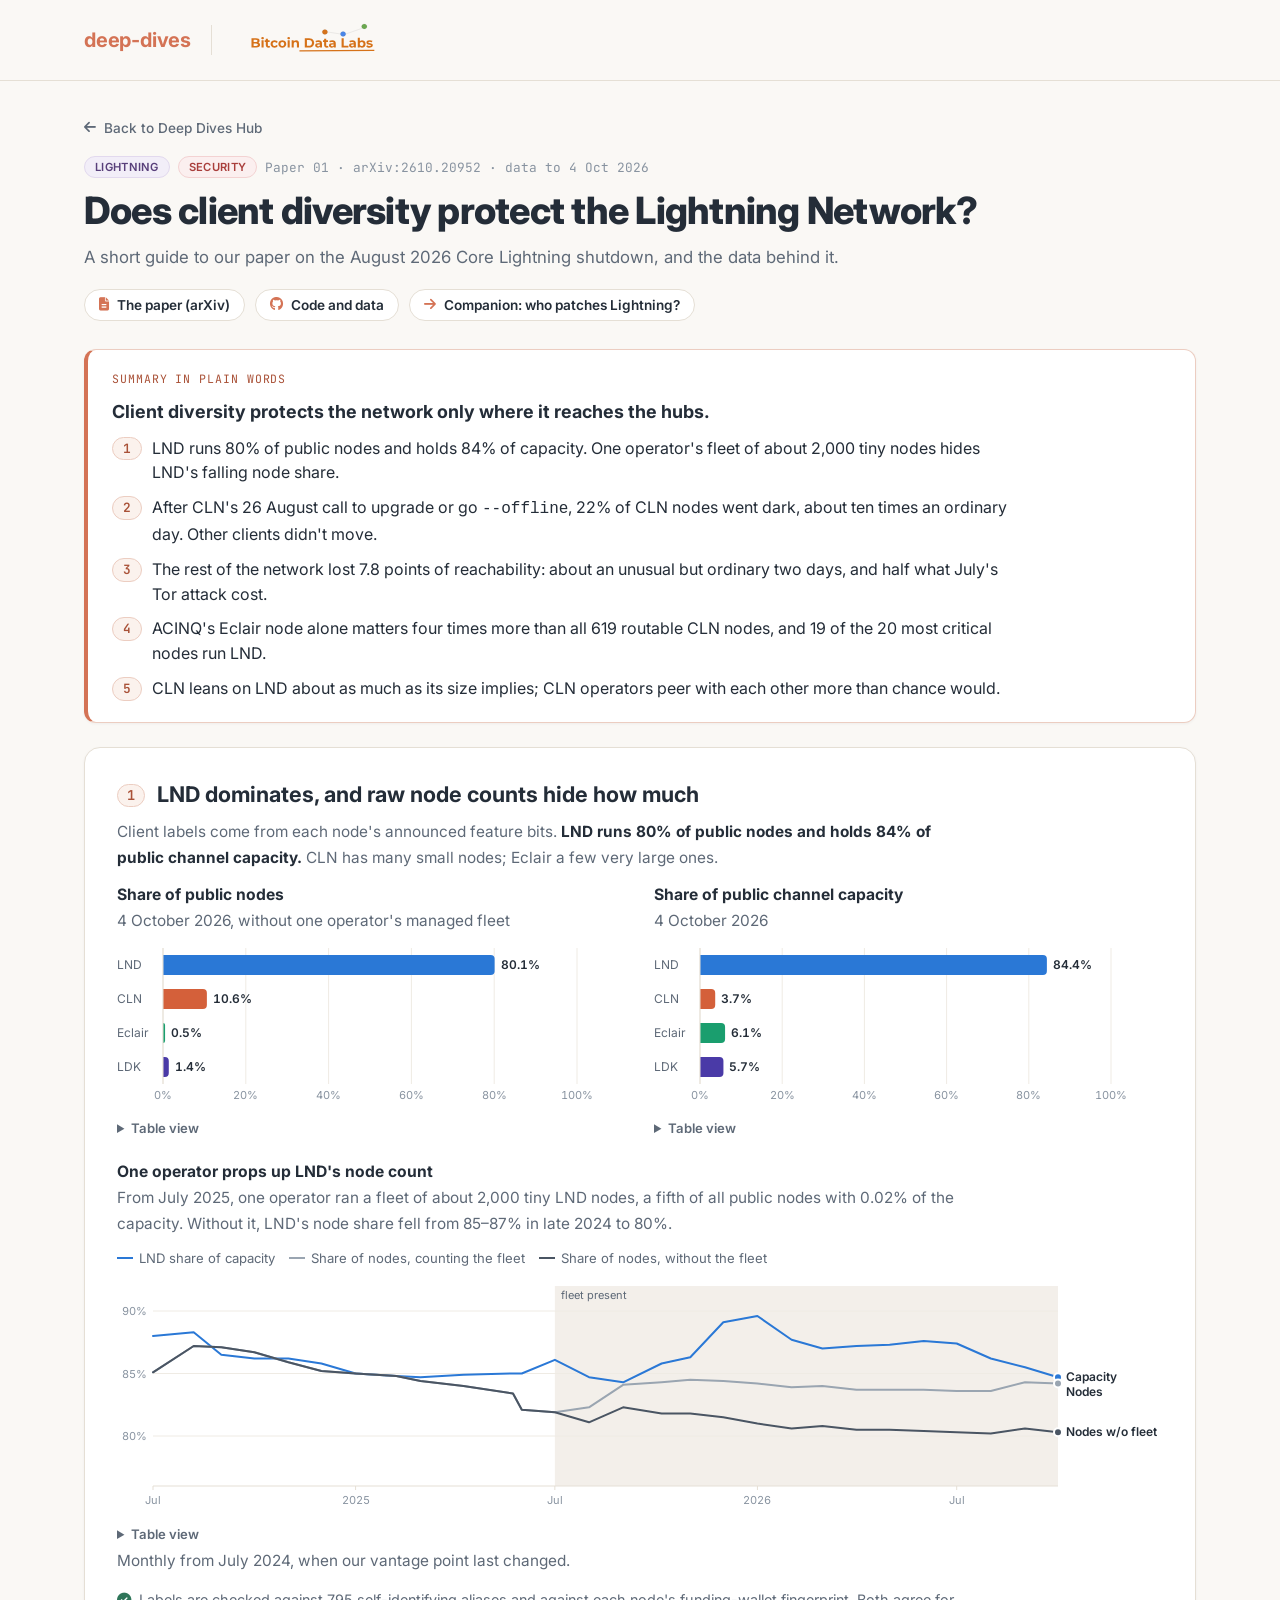
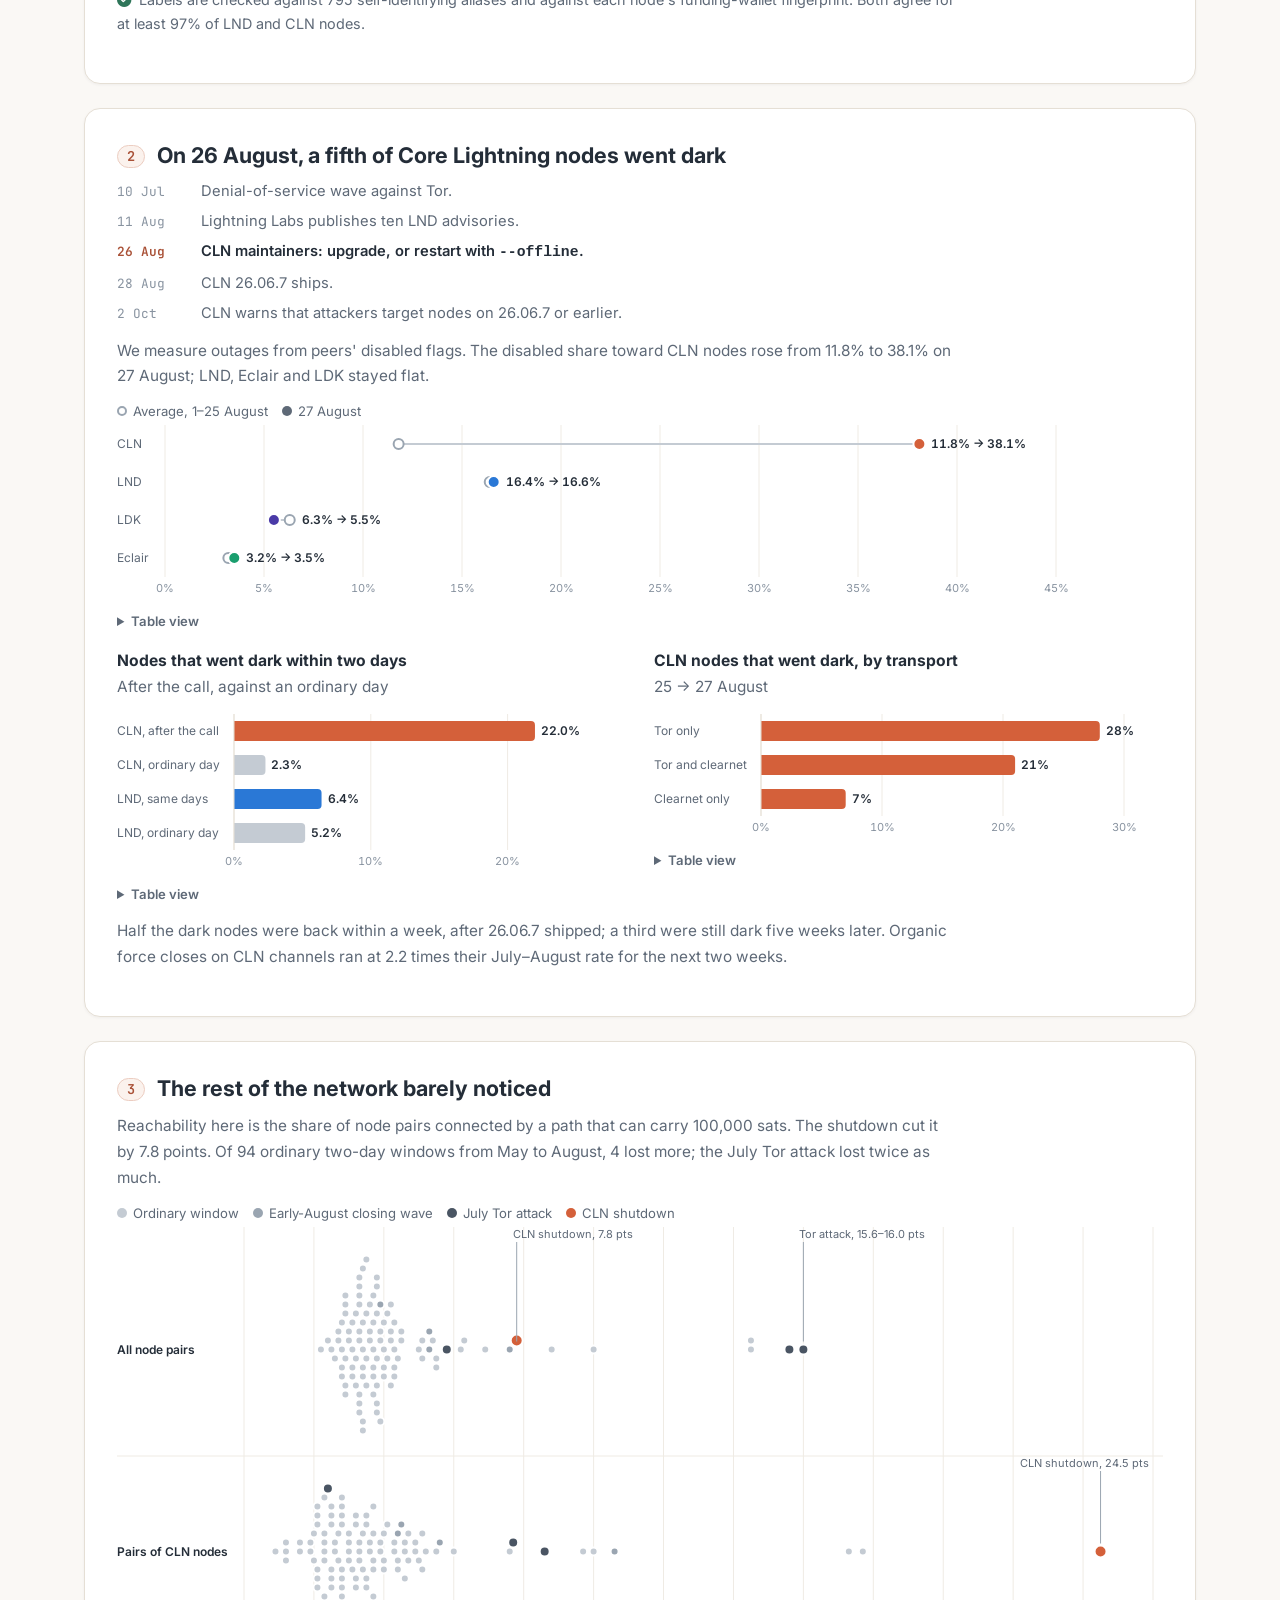
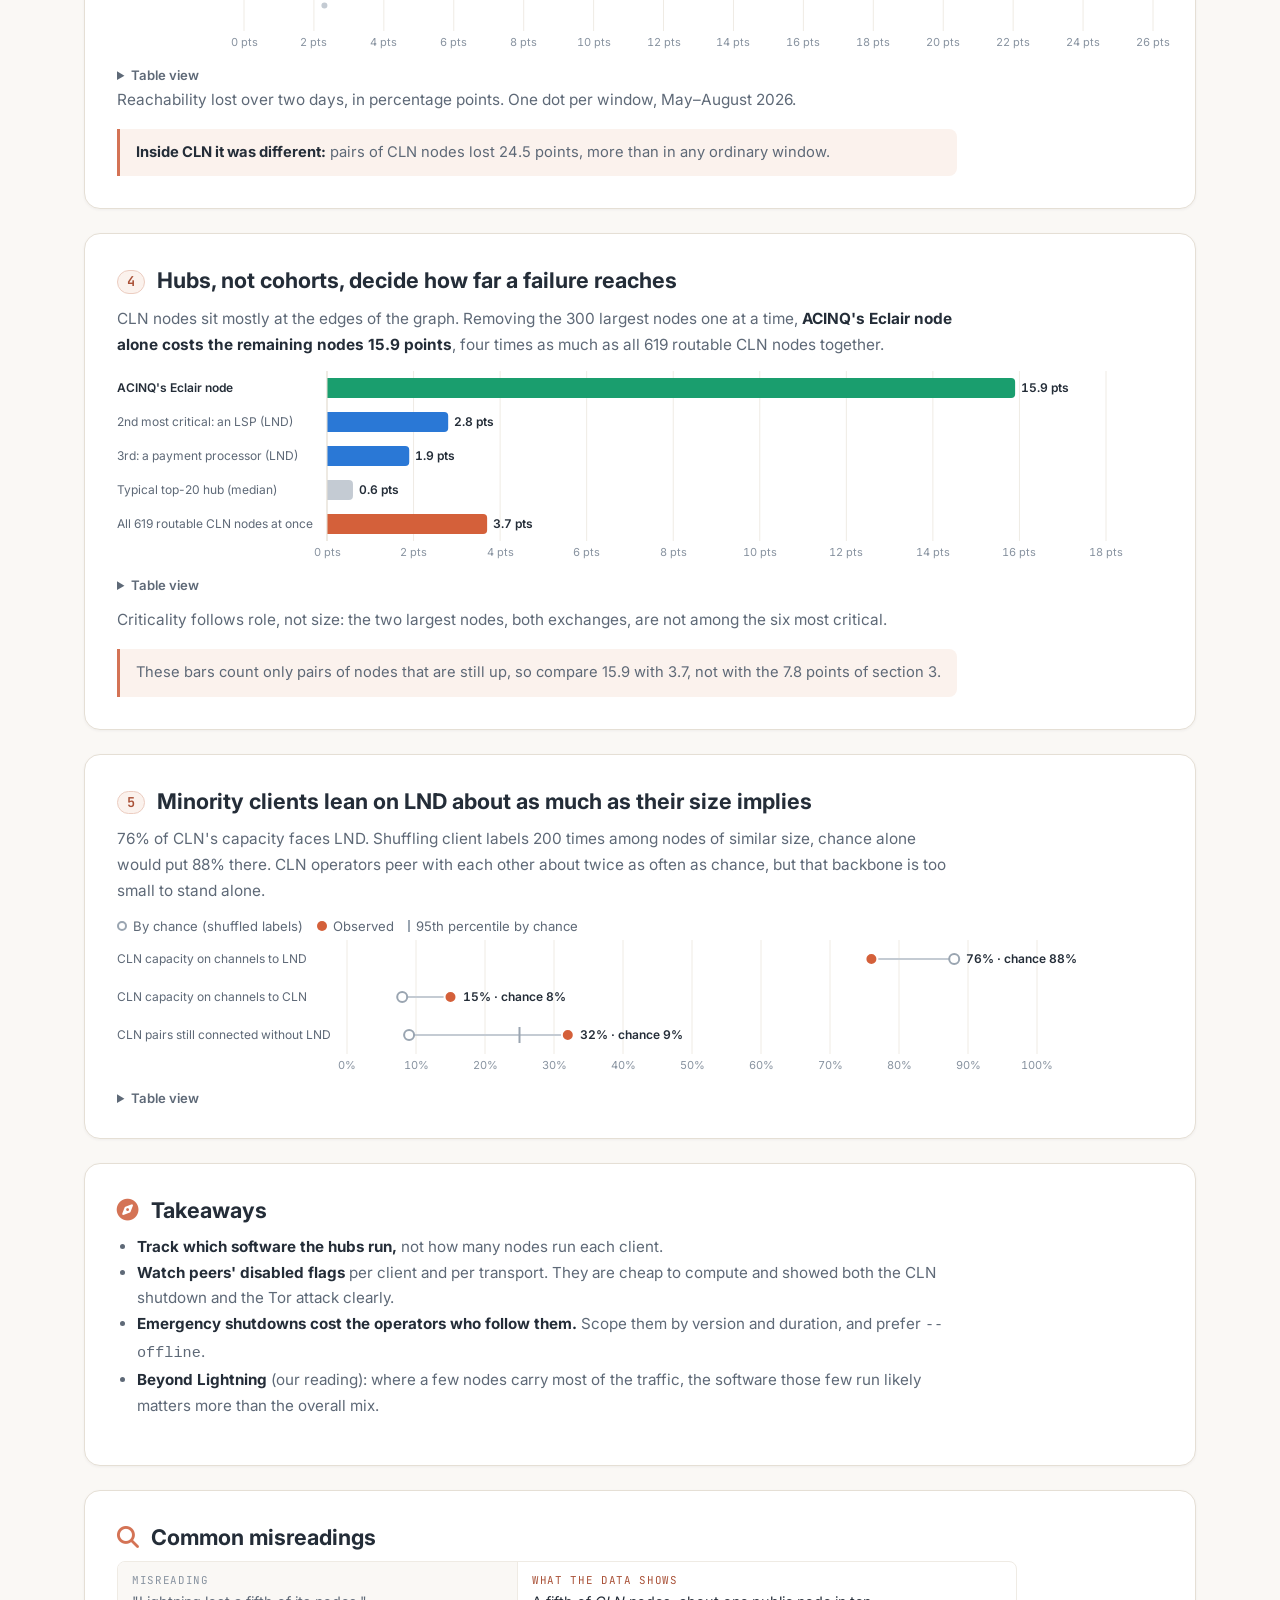
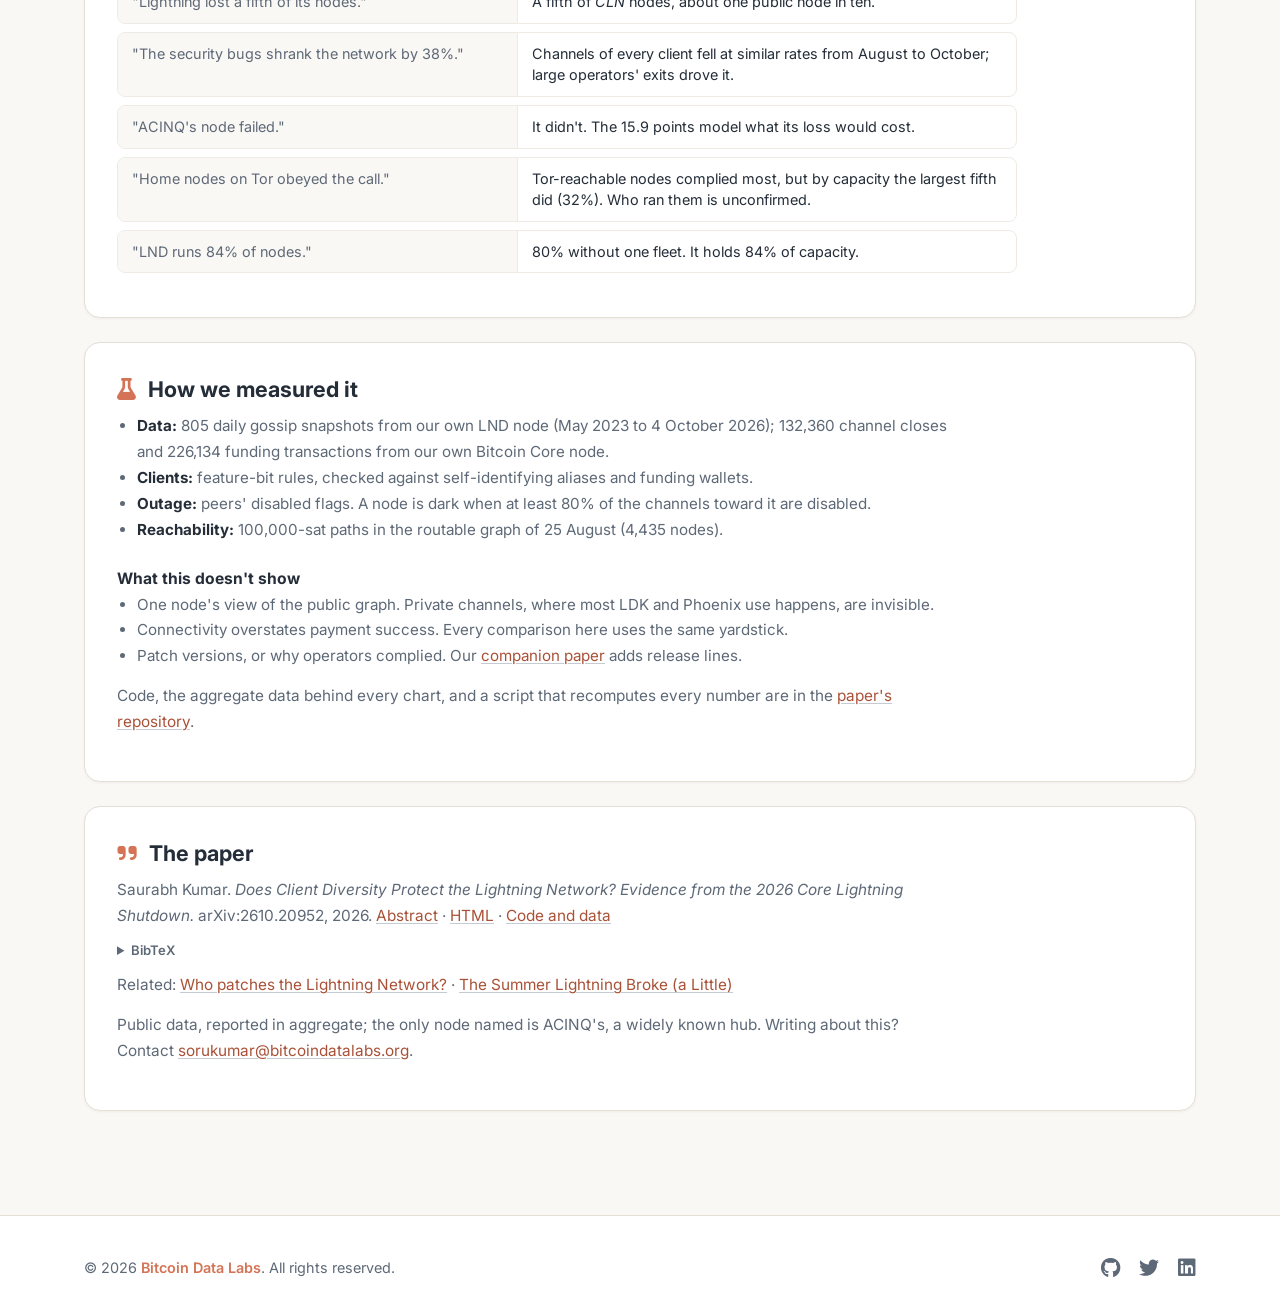
<file: analyses/2026-11-client-diversity-explained/index.html>
<!DOCTYPE html>
<html lang="en">
<head>
  <meta charset="UTF-8">
  <meta name="viewport" content="width=device-width, initial-scale=1.0">
  <title>Does Client Diversity Protect Lightning? | Bitcoin Data Labs</title>
  <meta name="description" content="A short guide to our paper on the August 2026 Core Lightning shutdown: a fifth of CLN nodes went dark, the rest of the Lightning Network barely noticed, and the software on a few hubs decides how far a bug spreads.">

  <link rel="icon" type="image/png" href="../../favicon.png">
  <link rel="stylesheet" href="https://cdnjs.cloudflare.com/ajax/libs/font-awesome/6.5.1/css/all.min.css">
  <link rel="preconnect" href="https://fonts.googleapis.com">
  <link rel="preconnect" href="https://fonts.gstatic.com" crossorigin>
  <link href="https://fonts.googleapis.com/css2?family=Inter:wght@400;500;600;700;800&family=JetBrains+Mono:wght@400;500;600&display=swap" rel="stylesheet">
  <link rel="stylesheet" href="../../shared/css/style.css">
  <link rel="stylesheet" href="../../shared/css/explainer.css">
</head>
<body class="has-fixed-header">

  <div class="top-bar app-header-main">
    <div class="bdl-header-container">
      <div class="logos-container">
        <div class="app-logo">
          <a href="../../index.html" class="app-name">deep-dives</a>
        </div>
        <div class="divider"></div>
        <div class="parent-logo">
          <a href="https://bitcoindatalabs.org/">
            <img src="../../logo.svg" alt="Bitcoin Data Labs" class="parent-logo-img" onerror="this.onerror=null; this.src='https://bitcoindatalabs.org/logo.svg';">
          </a>
        </div>
      </div>
    </div>
  </div>

  <main class="main-content">
    <a href="../../index.html" class="back-link"><i class="fas fa-arrow-left"></i> Back to Deep Dives Hub</a>

    <header class="ex-hero">
      <div class="ex-meta">
        <span class="dive-badge badge-lightning">Lightning</span>
        <span class="dive-badge badge-security">Security</span>
        <span class="mono">Paper 01 · arXiv:2610.20952 · data to 4 Oct 2026</span>
      </div>
      <h1 class="ex-title">Does client diversity protect the Lightning Network?</h1>
      <p class="ex-dek">A short guide to our paper on the August 2026 Core Lightning shutdown, and the data behind it.</p>
      <ul class="ex-links">
        <li><a href="https://arxiv.org/abs/2610.20952"><i class="fas fa-file-lines"></i> The paper (arXiv)</a></li>
        <li><a href="https://github.com/bitcoindatalabs/ln-client-diversity"><i class="fab fa-github"></i> Code and data</a></li>
        <li><a href="../2026-11-who-patches-lightning/index.html"><i class="fas fa-arrow-right"></i> Companion: who patches Lightning?</a></li>
      </ul>
    </header>

    <section class="answer" aria-labelledby="summary-h">
      <p class="lbl" id="summary-h">Summary in plain words</p>
      <p><strong>Client diversity protects the network only where it reaches the hubs.</strong></p>
      <ul class="summary">
        <li><a class="n" href="#s1">1</a><span>LND runs 80% of public nodes and holds 84% of capacity. One operator's fleet of
          about 2,000 tiny nodes hides LND's falling node share.</span></li>
        <li><a class="n" href="#s2">2</a><span>After CLN's 26 August call to upgrade or go <code>--offline</code>, 22% of CLN
          nodes went dark, about ten times an ordinary day. Other clients didn't move.</span></li>
        <li><a class="n" href="#s3">3</a><span>The rest of the network lost 7.8 points of reachability: about an unusual but
          ordinary two days, and half what July's Tor attack cost.</span></li>
        <li><a class="n" href="#s4">4</a><span>ACINQ's Eclair node alone matters four times more than all 619 routable CLN
          nodes, and 19 of the 20 most critical nodes run LND.</span></li>
        <li><a class="n" href="#s5">5</a><span>CLN leans on LND about as much as its size implies; CLN operators peer with
          each other more than chance would.</span></li>
      </ul>
    </section>

    <!-- ===================================================================== STORY -->
    <section class="report-card" id="s1">
      <h2><span class="num">1</span> LND dominates, and raw node counts hide how much</h2>
      <p>Client labels come from each node's announced feature bits. <strong>LND runs 80% of public nodes and holds 84% of
        public channel capacity.</strong> CLN has many small nodes; Eclair a few very large ones.</p>
      <div class="two-col">
        <div>
          <h3>Share of public nodes</h3>
          <p class="sub">4 October 2026, without one operator's managed fleet</p>
          <div class="chart" id="c-nodes"></div>
        </div>
        <div>
          <h3>Share of public channel capacity</h3>
          <p class="sub">4 October 2026</p>
          <div class="chart" id="c-cap"></div>
        </div>
      </div>
      <h3>One operator props up LND's node count</h3>
      <p>From July 2025, one operator ran a fleet of about 2,000 tiny LND nodes, a fifth of all public nodes with 0.02% of
        the capacity. Without it, LND's node share fell from 85–87% in late 2024 to 80%.</p>
      <div class="legend" aria-hidden="true">
        <span><i class="ln" style="background: var(--c-lnd);"></i> LND share of capacity</span>
        <span><i class="ln" style="background: var(--ink-mid);"></i> Share of nodes, counting the fleet</span>
        <span><i class="ln" style="background: var(--ink-mark);"></i> Share of nodes, without the fleet</span>
      </div>
      <div class="chart" id="c-lnd-trend"></div>
      <p class="sub" style="margin-top: 6px;">Monthly from July 2024, when our vantage point last changed.</p>
      <p class="note"><i class="fas fa-circle-check"></i> Labels are checked against 795 self-identifying aliases and
        against each node's funding-wallet fingerprint. Both agree for at least 97% of LND and CLN nodes.</p>
    </section>

    <section class="report-card" id="s2">
      <h2><span class="num">2</span> On 26 August, a fifth of Core Lightning nodes went dark</h2>
      <ul class="timeline">
        <li><span class="d">10 Jul</span><span>Denial-of-service wave against Tor.</span></li>
        <li><span class="d">11 Aug</span><span>Lightning Labs publishes ten LND advisories.</span></li>
        <li class="key"><span class="d">26 Aug</span><span>CLN maintainers: upgrade, or restart with <code>--offline</code>.</span></li>
        <li><span class="d">28 Aug</span><span>CLN 26.06.7 ships.</span></li>
        <li><span class="d">2 Oct</span><span>CLN warns that attackers target nodes on 26.06.7 or earlier.</span></li>
      </ul>
      <p>We measure outages from peers' disabled flags. The disabled share toward CLN nodes rose from 11.8% to 38.1% on
        27 August; LND, Eclair and LDK stayed flat.</p>
      <div class="legend" aria-hidden="true">
        <span><i class="ring"></i> Average, 1–25 August</span>
        <span><i class="dot" style="background: var(--text-secondary);"></i> 27 August</span>
      </div>
      <div class="chart" id="c-disabled"></div>
      <div class="two-col" style="margin-top: 22px;">
        <div>
          <h3>Nodes that went dark within two days</h3>
          <p class="sub">After the call, against an ordinary day</p>
          <div class="chart" id="c-dark"></div>
        </div>
        <div>
          <h3>CLN nodes that went dark, by transport</h3>
          <p class="sub">25 → 27 August</p>
          <div class="chart" id="c-transport"></div>
        </div>
      </div>
      <p style="margin-top: 16px;">Half the dark nodes were back within a week, after 26.06.7 shipped; a third were still
        dark five weeks later. Organic force closes on CLN channels ran at 2.2 times their July–August rate for the next two
        weeks.</p>
    </section>

    <section class="report-card" id="s3">
      <h2><span class="num">3</span> The rest of the network barely noticed</h2>
      <p>Reachability here is the share of node pairs connected by a path that can carry 100,000 sats. The shutdown cut it
        by 7.8 points. Of 94 ordinary two-day windows from May to August, 4 lost more; the July Tor attack lost twice as
        much.</p>
      <div class="legend" aria-hidden="true">
        <span><i class="dot" style="background: var(--ink-mark-light);"></i> Ordinary window</span>
        <span><i class="dot" style="background: var(--ink-mid);"></i> Early-August closing wave</span>
        <span><i class="dot" style="background: var(--ink-mark);"></i> July Tor attack</span>
        <span><i class="dot" style="background: var(--c-cln);"></i> CLN shutdown</span>
      </div>
      <div class="chart" id="c-placebo"></div>
      <p class="sub" style="margin-top: 4px;">Reachability lost over two days, in percentage points. One dot per window, May–August 2026.</p>
      <div class="callout"><strong>Inside CLN it was different:</strong> pairs of CLN nodes lost 24.5 points, more than in
        any ordinary window.</div>
    </section>

    <section class="report-card" id="s4">
      <h2><span class="num">4</span> Hubs, not cohorts, decide how far a failure reaches</h2>
      <p>CLN nodes sit mostly at the edges of the graph. Removing the 300 largest nodes one at a time, <strong>ACINQ's
        Eclair node alone costs the remaining nodes 15.9 points</strong>, four times as much as all 619 routable CLN nodes
        together.</p>
      <div class="chart" id="c-hubs"></div>
      <p style="margin-top: 14px;">Criticality follows role, not size: the two largest nodes, both exchanges, are not among
        the six most critical.</p>
      <div class="callout">These bars count only pairs of nodes that are still up, so compare 15.9 with 3.7, not with the
        7.8 points of section 3.</div>
    </section>

    <section class="report-card" id="s5">
      <h2><span class="num">5</span> Minority clients lean on LND about as much as their size implies</h2>
      <p>76% of CLN's capacity faces LND. Shuffling client labels 200 times among nodes of similar size, chance alone would
        put 88% there. CLN operators peer with each other about twice as often as chance, but that backbone is too small to
        stand alone.</p>
      <div class="legend" aria-hidden="true">
        <span><i class="ring"></i> By chance (shuffled labels)</span>
        <span><i class="dot" style="background: var(--c-cln);"></i> Observed</span>
        <span><i class="ln" style="background: var(--ink-mid); width: 2px; height: 12px;"></i> 95th percentile by chance</span>
      </div>
      <div class="chart" id="c-null"></div>
    </section>

    <!-- ===================================================================== MEANING, MISREADINGS -->
    <section class="report-card">
      <h2><i class="fas fa-compass" style="color: var(--primary);"></i> Takeaways</h2>
      <ul class="plain">
        <li><strong>Track which software the hubs run,</strong> not how many nodes run each client.</li>
        <li><strong>Watch peers' disabled flags</strong> per client and per transport. They are cheap to compute and showed
          both the CLN shutdown and the Tor attack clearly.</li>
        <li><strong>Emergency shutdowns cost the operators who follow them.</strong> Scope them by version and duration,
          and prefer <code>--offline</code>.</li>
        <li><strong>Beyond Lightning</strong> (our reading): where a few nodes carry most of the traffic, the software those
          few run likely matters more than the overall mix.</li>
      </ul>
    </section>

    <section class="report-card">
      <h2><i class="fas fa-magnifying-glass" style="color: var(--primary);"></i> Common misreadings</h2>
      <ul class="dodont">
        <li><span class="no">"Lightning lost a fifth of its nodes."</span><span class="yes">A fifth of <em>CLN</em> nodes,
          about one public node in ten.</span></li>
        <li><span class="no">"The security bugs shrank the network by 38%."</span><span class="yes">Channels of every client
          fell at similar rates from August to October; large operators' exits drove it.</span></li>
        <li><span class="no">"ACINQ's node failed."</span><span class="yes">It didn't. The 15.9 points model what its loss
          would cost.</span></li>
        <li><span class="no">"Home nodes on Tor obeyed the call."</span><span class="yes">Tor-reachable nodes complied most,
          but by capacity the largest fifth did (32%). Who ran them is unconfirmed.</span></li>
        <li><span class="no">"LND runs 84% of nodes."</span><span class="yes">80% without one fleet. It holds 84% of
          capacity.</span></li>
      </ul>
    </section>

    <!-- ===================================================================== METHOD, LIMITS -->
    <section class="report-card">
      <h2><i class="fas fa-flask" style="color: var(--primary);"></i> How we measured it</h2>
      <ul class="plain">
        <li><strong>Data:</strong> 805 daily gossip snapshots from our own LND node (May 2023 to 4 October 2026); 132,360
          channel closes and 226,134 funding transactions from our own Bitcoin Core node.</li>
        <li><strong>Clients:</strong> feature-bit rules, checked against self-identifying aliases and funding wallets.</li>
        <li><strong>Outage:</strong> peers' disabled flags. A node is dark when at least 80% of the channels toward it are
          disabled.</li>
        <li><strong>Reachability:</strong> 100,000-sat paths in the routable graph of 25 August (4,435 nodes).</li>
      </ul>
      <h3>What this doesn't show</h3>
      <ul class="plain">
        <li>One node's view of the public graph. Private channels, where most LDK and Phoenix use happens, are invisible.</li>
        <li>Connectivity overstates payment success. Every comparison here uses the same yardstick.</li>
        <li>Patch versions, or why operators complied. Our <a href="../2026-11-who-patches-lightning/index.html">companion
          paper</a> adds release lines.</li>
      </ul>
      <p>Code, the aggregate data behind every chart, and a script that recomputes every number are in the
        <a href="https://github.com/bitcoindatalabs/ln-client-diversity">paper's repository</a>.</p>
    </section>

    <section class="report-card">
      <h2><i class="fas fa-quote-right" style="color: var(--primary);"></i> The paper</h2>
      <p>Saurabh Kumar. <em>Does Client Diversity Protect the Lightning Network? Evidence from the 2026 Core Lightning
        Shutdown.</em> arXiv:2610.20952, 2026. <a href="https://arxiv.org/abs/2610.20952">Abstract</a> ·
        <a href="https://arxiv.org/html/2610.20952">HTML</a> · <a href="https://github.com/bitcoindatalabs/ln-client-diversity">Code and data</a></p>
      <details class="tableview"><summary>BibTeX</summary>
        <pre class="cite">@misc{kumar2026clientdiversity,
  title         = {Does Client Diversity Protect the Lightning Network? Evidence from the 2026 Core Lightning Shutdown},
  author        = {Saurabh Kumar},
  year          = {2026},
  eprint        = {2610.20952},
  archivePrefix = {arXiv},
  primaryClass  = {cs.CR},
  doi           = {10.48550/arXiv.2610.20952},
  url           = {https://arxiv.org/abs/2610.20952}
}</pre>
      </details>
      <p style="margin-top: 14px;">Related: <a href="../2026-11-who-patches-lightning/index.html">Who patches the Lightning
        Network?</a> · <a href="../2026-10-lightning-network-analysis/index.html">The Summer Lightning Broke (a Little)</a></p>
      <p class="sub">Public data, reported in aggregate; the only node named is ACINQ's, a widely known hub. Writing about
        this? Contact <a href="mailto:sorukumar@bitcoindatalabs.org">sorukumar@bitcoindatalabs.org</a>.</p>
    </section>
  </main>

  <footer class="bdl-global-footer">
    <div class="bdl-footer-inner">
      <div class="bdl-footer-copyright">
        <p style="margin: 0;">© <span id="footer-year">2026</span> <a href="https://bitcoindatalabs.org" target="_blank">Bitcoin Data Labs</a>. All rights reserved.</p>
      </div>
      <div class="bdl-footer-socials">
        <a href="https://github.com/bitcoindatalabs/Bitcoin-Data-Labs" target="_blank" title="GitHub"><i class="fab fa-github"></i></a>
        <a href="https://x.com/sorukumar" target="_blank" title="X / Twitter"><i class="fab fa-twitter"></i></a>
        <a href="https://www.linkedin.com/company/bitcoin-data-labs" target="_blank" title="LinkedIn"><i class="fab fa-linkedin"></i></a>
      </div>
    </div>
  </footer>

  <script src="../../shared/js/explainer-charts.js"></script>
  <script>
    document.getElementById('footer-year').textContent = new Date().getFullYear();

    (async () => {
      const C = BDLCharts, col = { LND: C.css('--c-lnd'), CLN: C.css('--c-cln'), Eclair: C.css('--c-eclair'), LDK: C.css('--c-ldk') };
      const pct = (v) => `${v.toFixed(1)}%`;
      let D;
      try {
        D = await (await fetch('data/processed/paper01.json')).json();
      } catch (e) {
        document.querySelectorAll('.chart').forEach((el) => { el.textContent = 'Charts need the page to be served over HTTP.'; el.className = 'loading'; });
        return;
      }

      // 1. Census
      C.hbars(document.getElementById('c-nodes'), {
        aria: 'Share of public nodes by client', max: 100, tickFmt: (v) => v + '%',
        rows: D.census.map((c) => ({ label: c.client, value: c.node_share_exfleet, color: col[c.client], valueText: pct(c.node_share_exfleet),
          note: `${pct(c.node_share)} counting the managed fleet` })),
        tableHeaders: ['Client', 'Share of nodes (without fleet)'],
      });
      C.hbars(document.getElementById('c-cap'), {
        aria: 'Share of public channel capacity by client', max: 100, tickFmt: (v) => v + '%',
        rows: D.census.map((c) => ({ label: c.client, value: c.cap_share, color: col[c.client], valueText: pct(c.cap_share) })),
        tableHeaders: ['Client', 'Share of capacity'],
      });
      const m = D.lnd_monthly;
      C.lines(document.getElementById('c-lnd-trend'), {
        aria: 'LND share of capacity and of nodes, with and without the managed fleet, monthly from July 2024',
        yMin: 76, yMax: 92, yFmt: (v) => v + '%', valueFmt: pct, height: 200,
        bands: [{ from: '2025-07-01', to: m[m.length - 1].date, label: 'fleet present' }],
        series: [
          { name: 'Capacity', color: col.LND, points: m.map((x) => ({ t: x.date, y: x.cap_share })), endLabel: 'Capacity' },
          { name: 'Nodes, counting the fleet', color: C.css('--ink-mid'), points: m.map((x) => ({ t: x.date, y: x.node_share })), endLabel: 'Nodes' },
          { name: 'Nodes, without the fleet', color: C.css('--ink-mark'), points: m.map((x) => ({ t: x.date, y: x.node_share_exfleet })), endLabel: 'Nodes w/o fleet' },
        ],
      });

      // 2. Outage
      const O = D.outage;
      C.dumbbell(document.getElementById('c-disabled'), {
        aria: 'Share of channels toward each client disabled by peers, average of 1 to 25 August against 27 August',
        max: 45, tickFmt: (v) => v + '%', fromName: '1–25 Aug average', toName: '27 Aug',
        rows: ['CLN', 'LND', 'LDK', 'Eclair'].map((c) => ({ label: c, from: O[c].base, to: O[c].peak, color: col[c],
          fromText: pct(O[c].base), toText: pct(O[c].peak), text: `${pct(O[c].base)} → ${pct(O[c].peak)}` })),
      });
      const W = D.went_dark;
      C.hbars(document.getElementById('c-dark'), {
        aria: 'Nodes that went dark within two days', max: 25, tickFmt: (v) => v + '%',
        rows: [
          { label: 'CLN, after the call', value: W.cln_event, color: col.CLN, valueText: pct(W.cln_event), note: `${W.dark} of ${W.at_risk} CLN nodes` },
          { label: 'CLN, ordinary day', value: W.cln_ordinary, color: C.css('--ink-mark-light'), valueText: pct(W.cln_ordinary) },
          { label: 'LND, same days', value: W.lnd_event, color: col.LND, valueText: pct(W.lnd_event) },
          { label: 'LND, ordinary day', value: W.lnd_ordinary, color: C.css('--ink-mark-light'), valueText: pct(W.lnd_ordinary) },
        ],
        tableHeaders: ['', 'Went dark within two days'],
      });
      C.hbars(document.getElementById('c-transport'), {
        aria: 'CLN nodes that went dark by transport', max: 30, tickFmt: (v) => v + '%',
        rows: D.transport.map((t) => ({ label: t.label, value: t.share, color: col.CLN, valueText: `${t.share}%`, note: `${t.n} nodes` })),
        tableHeaders: ['Reached via', 'Went dark'],
      });

      // 3. Placebo strip
      const kinds = {
        ordinary: { color: C.css('--ink-mark-light'), r: 4, name: 'Ordinary window' },
        'close-wave': { color: C.css('--ink-mid'), r: 4, name: 'Early-August closing wave' },
        tor: { color: C.css('--ink-mark'), r: 5, name: 'July Tor attack', on_top: true },
        outage: { color: col.CLN, r: 6, name: 'CLN shutdown', on_top: true },
      };
      const day = (s) => C.fmtDay(C.parseDay(`${s.slice(0, 4)}-${s.slice(4, 6)}-${s.slice(6)}`));
      const PS = D.placebo_summary;
      const pts = (key) => D.placebo.map((w) => ({ v: w[key], kind: w.kind, title: `${day(w.from)} + 2 days`, valueText: `${w[key].toFixed(1)} points` }))
        .concat([{ v: PS[key === 'all' ? 'outage_all' : 'outage_cln'], kind: 'outage', title: '25 → 27 August 2026', valueText: `${PS[key === 'all' ? 'outage_all' : 'outage_cln'].toFixed(1)} points` }]);
      const tor = D.placebo.filter((w) => w.kind === 'tor').map((w) => w.all);
      C.strip(document.getElementById('c-placebo'), {
        aria: 'Reachability lost in each two-day window, all node pairs and CLN pairs', max: 26, tickFmt: (v) => v + ' pts',
        kinds,
        rows: [{ label: 'All node pairs', points: pts('all') }, { label: 'Pairs of CLN nodes', points: pts('cln') }],
        callouts: [
          { row: 0, v: PS.outage_all, text: `CLN shutdown, ${PS.outage_all} pts` },
          { row: 0, v: Math.max(...tor), text: `Tor attack, ${Math.min(...tor.filter((x) => x > 10)).toFixed(1)}–${Math.max(...tor).toFixed(1)} pts` },
          { row: 1, v: PS.outage_cln, text: `CLN shutdown, ${PS.outage_cln} pts` },
        ],
        tableHeaders: ['Window', 'Pairs', 'Kind', 'Reachability lost'],
      });

      // 4. Hubs
      C.hbars(document.getElementById('c-hubs'), {
        aria: 'Reachability lost among remaining nodes when one hub, or all CLN nodes, fail', max: 18, tickFmt: (v) => v + ' pts',
        rows: D.hubs.map((h) => ({ label: h.label, value: h.pp, color: h.client ? col[h.client] : C.css('--ink-mark-light'),
          valueText: `${h.pp.toFixed(1)} pts`, strong: h.client === 'Eclair' })),
        tableHeaders: ['Failure', 'Reachability lost among remaining nodes'],
      });

      // 5. Null model
      C.dumbbell(document.getElementById('c-null'), {
        aria: 'CLN connections observed against chance', max: 100, tickFmt: (v) => v + '%',
        fromName: 'By chance', toName: 'Observed', markerName: '95th percentile by chance',
        rows: D.null_model.map((r) => ({ label: r.label, from: r.chance, to: r.observed, color: col.CLN,
          fromText: `${r.chance}%`, toText: `${r.observed}%`, text: `${r.observed}% · chance ${r.chance}%`,
          marker: r.chance_p95 ? { v: r.chance_p95, text: `${r.chance_p95}%`, label: '95th percentile by chance' } : null })),
      });
    })();
  </script>
</body>
</html>
</file>
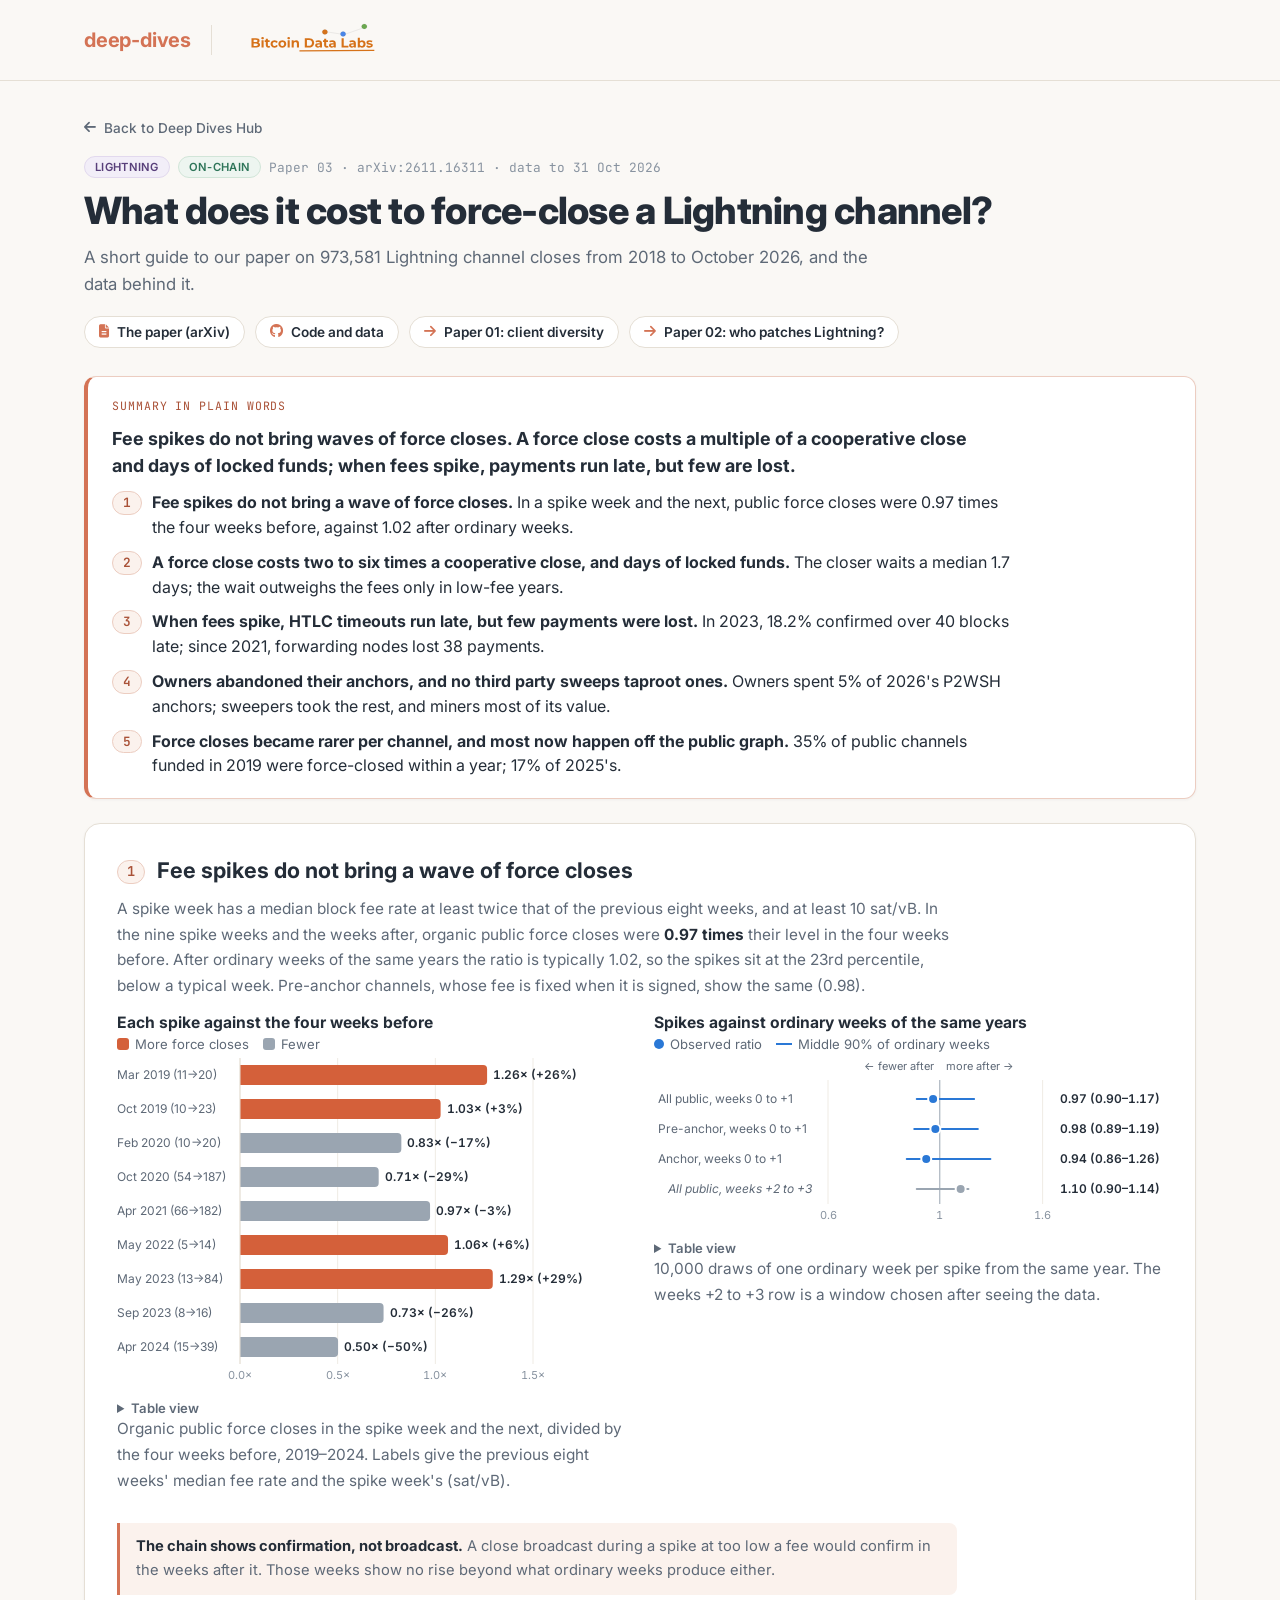
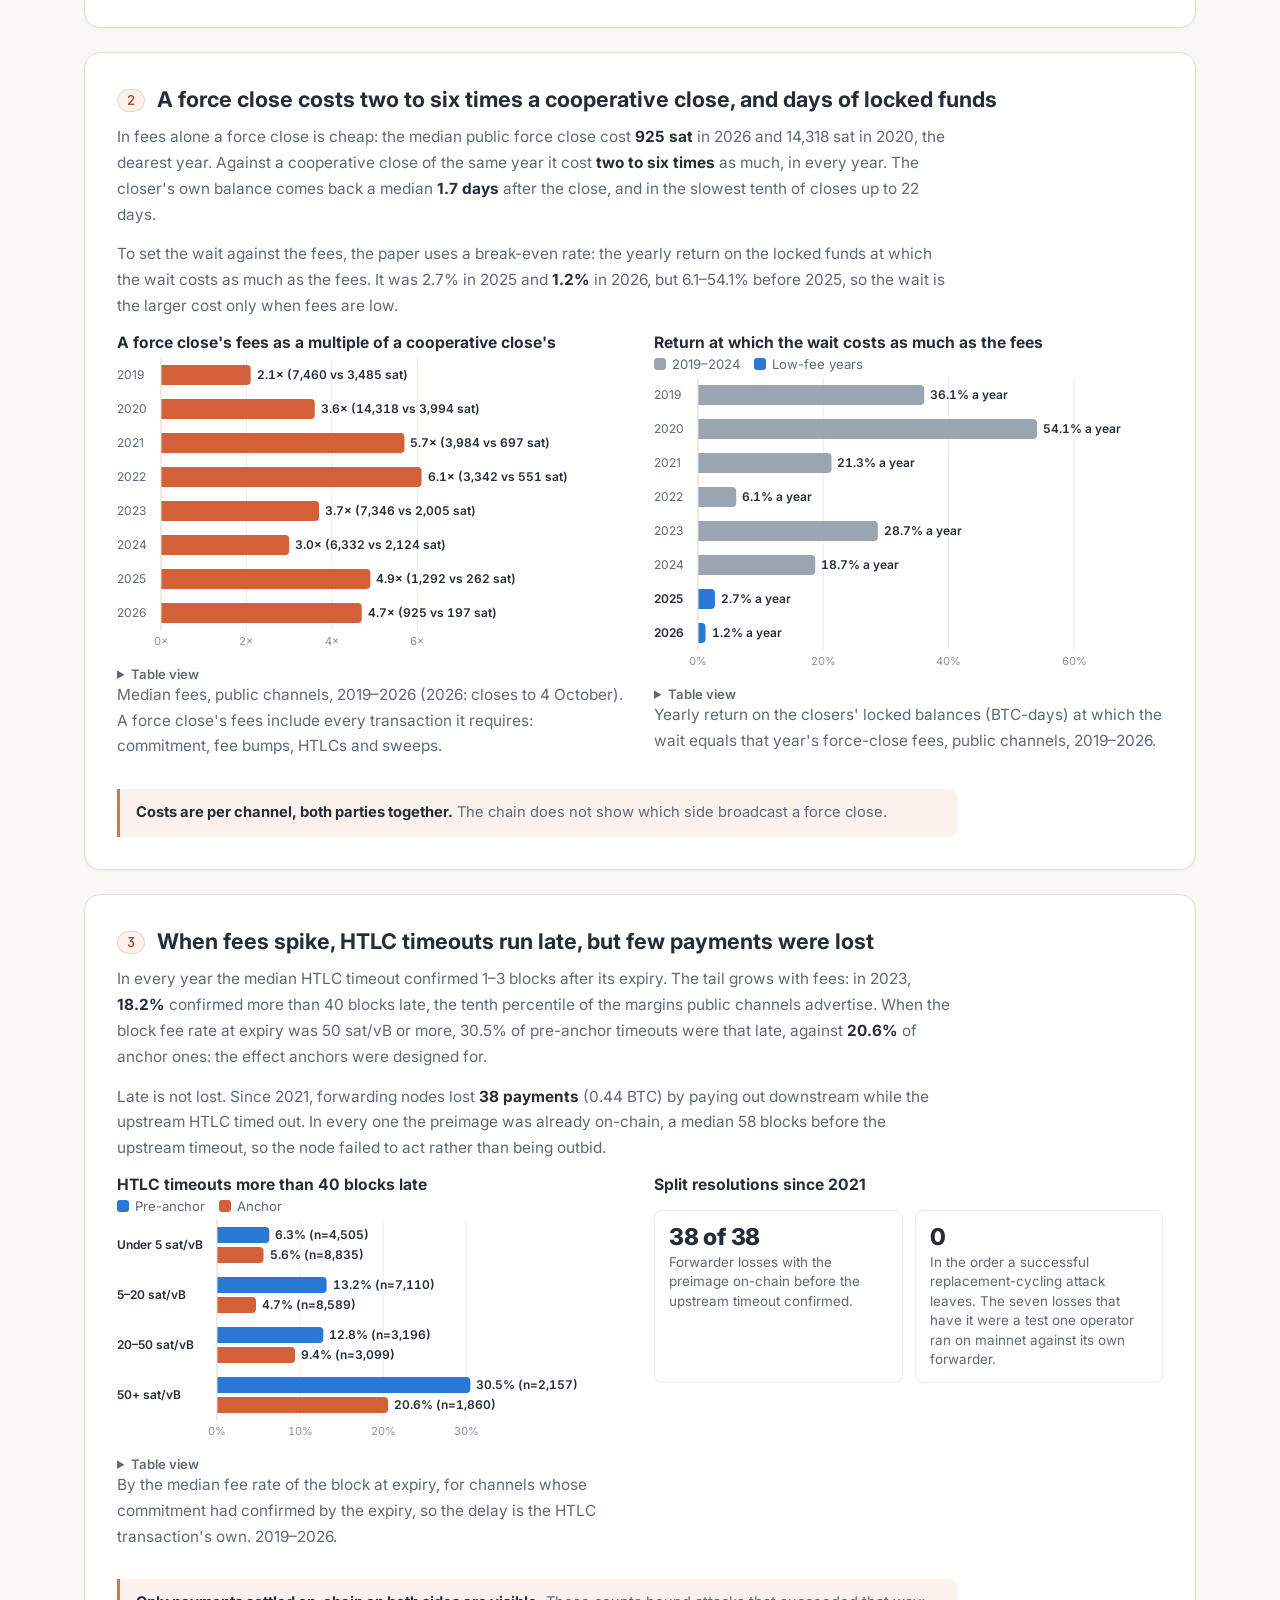
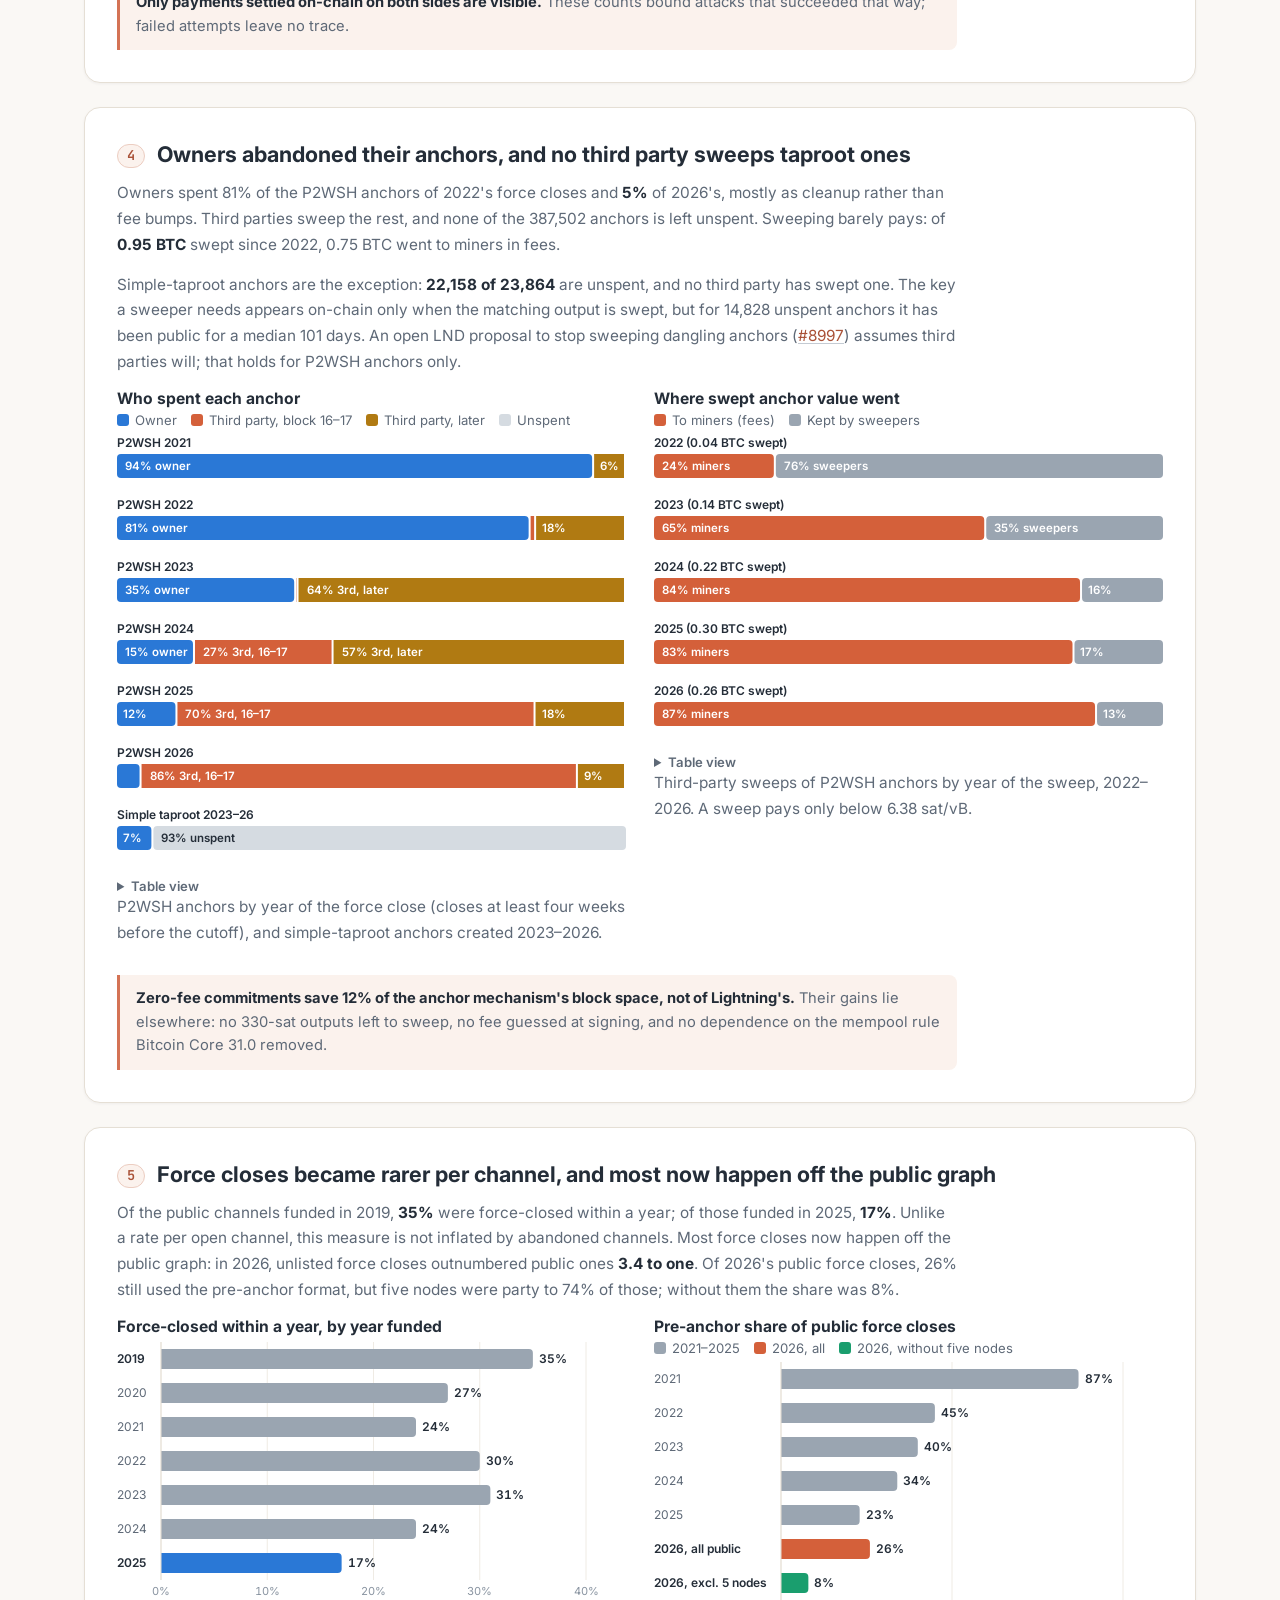
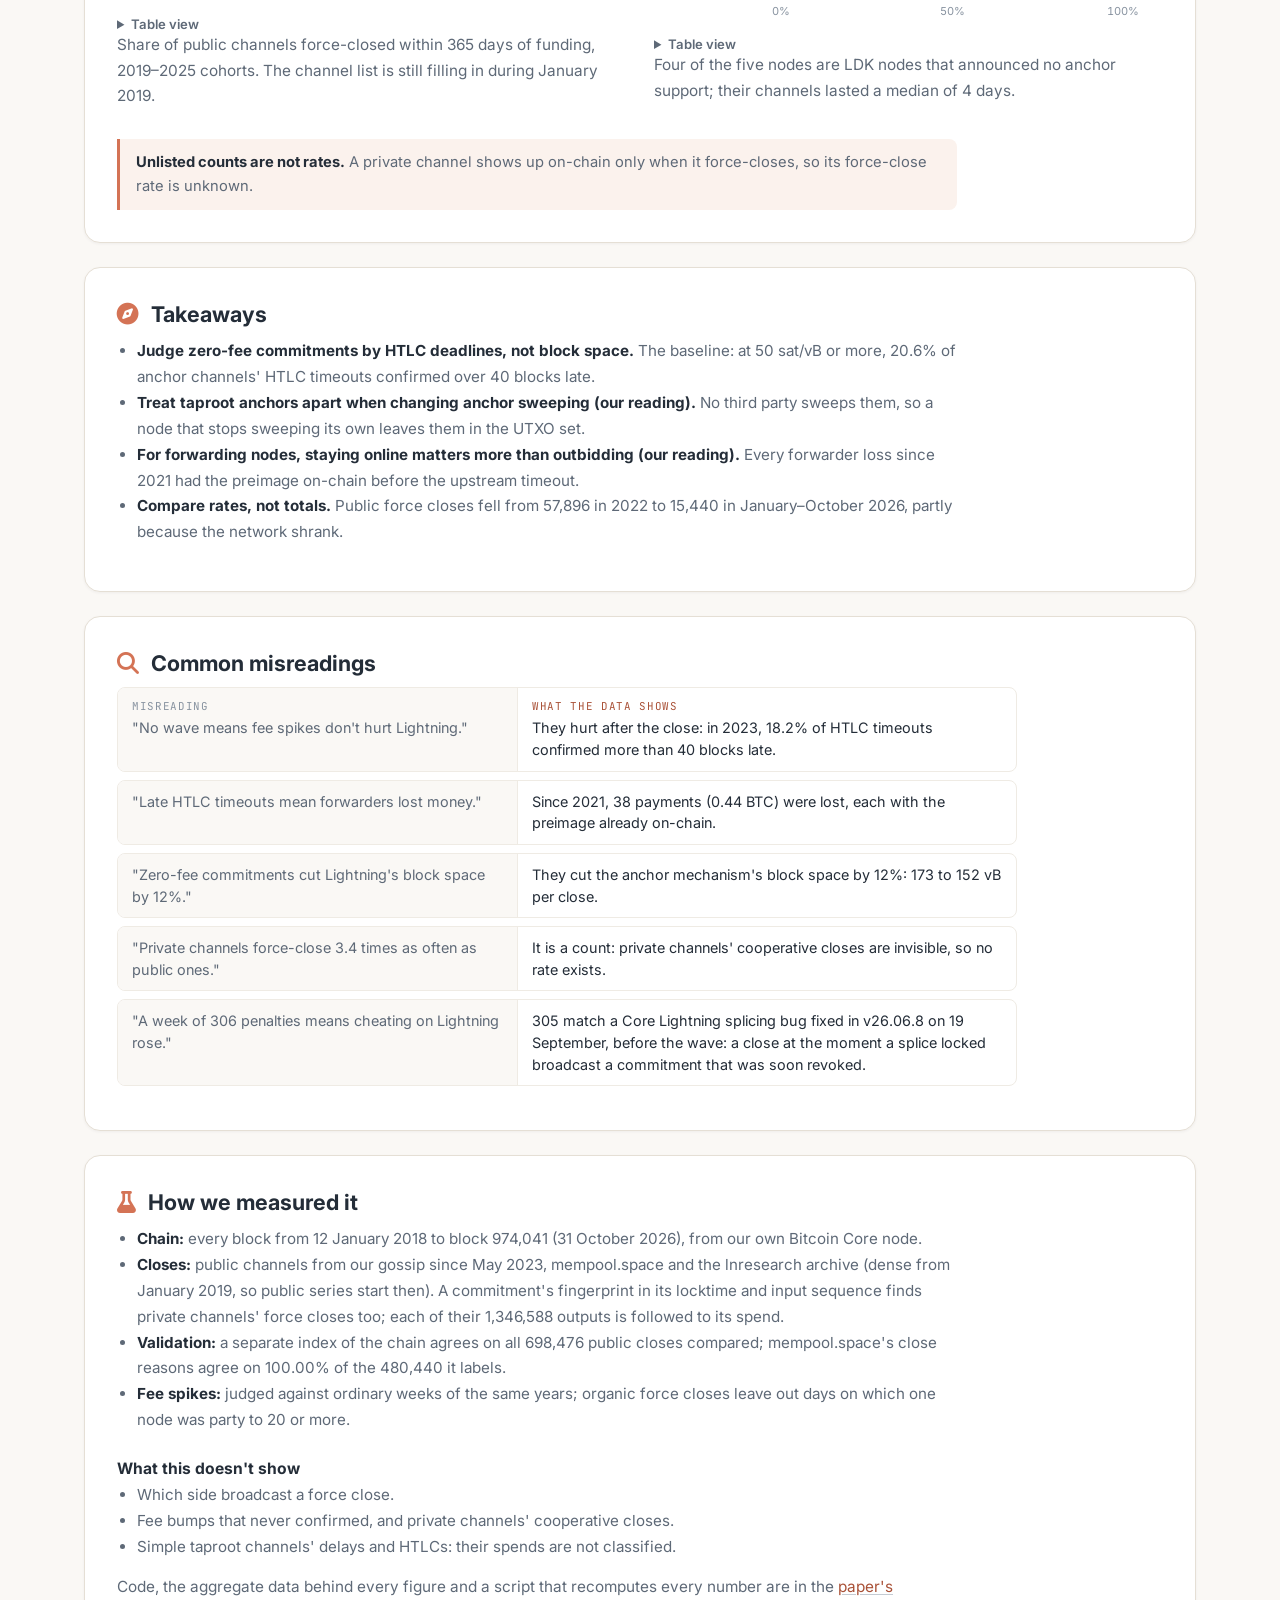
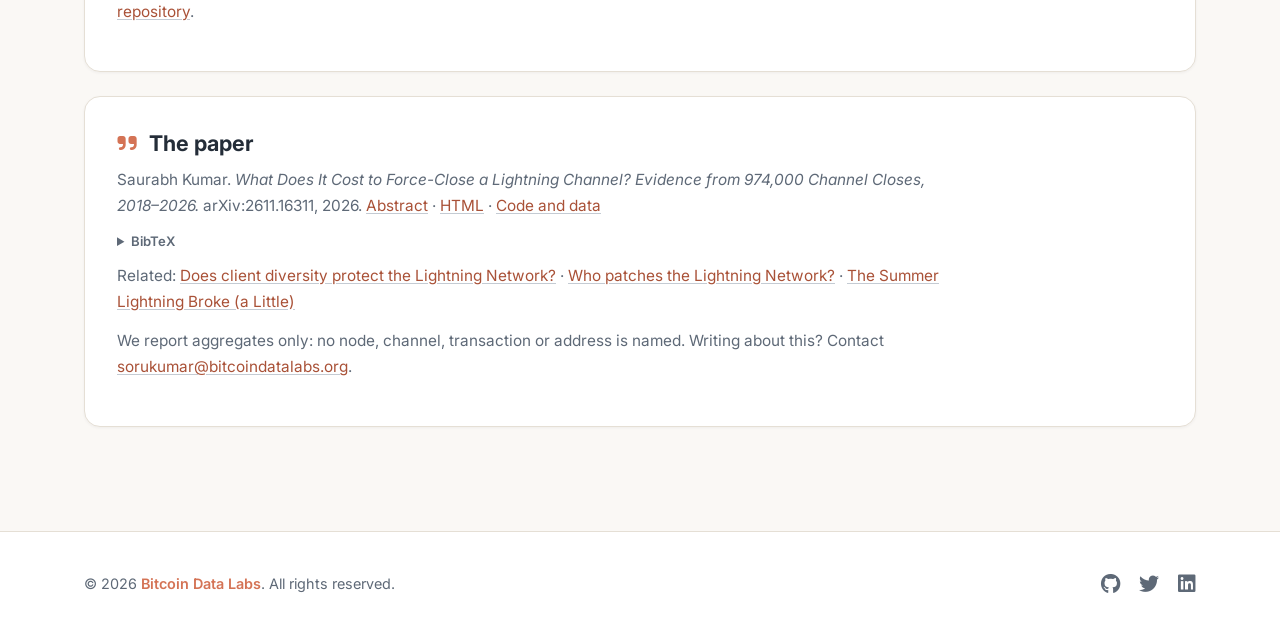
<file: analyses/2026-11-lightning-force-closes/index.html>
<!DOCTYPE html>
<html lang="en">
<head>
  <meta charset="UTF-8">
  <meta name="viewport" content="width=device-width, initial-scale=1.0">
  <title>What Does It Cost to Force-Close a Lightning Channel? | Bitcoin Data Labs</title>
  <meta name="description" content="A short guide to our third paper: 973,581 Lightning channel closes from 2018 to October 2026. Fee spikes do not bring waves of force closes; a force close costs two to six times a cooperative close and days of locked funds; HTLC timeouts run late when fees spike, yet few payments were lost.">

  <link rel="icon" type="image/png" href="../../favicon.png">
  <link rel="stylesheet" href="https://cdnjs.cloudflare.com/ajax/libs/font-awesome/6.5.1/css/all.min.css">
  <link rel="preconnect" href="https://fonts.googleapis.com">
  <link rel="preconnect" href="https://fonts.gstatic.com" crossorigin>
  <link href="https://fonts.googleapis.com/css2?family=Inter:wght@400;500;600;700;800&family=JetBrains+Mono:wght@400;500;600&display=swap" rel="stylesheet">
  <link rel="stylesheet" href="../../shared/css/style.css">
  <link rel="stylesheet" href="../../shared/css/explainer.css">
</head>
<body class="has-fixed-header">

  <div class="top-bar app-header-main">
    <div class="bdl-header-container">
      <div class="logos-container">
        <div class="app-logo">
          <a href="../../index.html" class="app-name">deep-dives</a>
        </div>
        <div class="divider"></div>
        <div class="parent-logo">
          <a href="https://bitcoindatalabs.org/">
            <img src="../../logo.svg" alt="Bitcoin Data Labs" class="parent-logo-img" onerror="this.onerror=null; this.src='https://bitcoindatalabs.org/logo.svg';">
          </a>
        </div>
      </div>
    </div>
  </div>

  <main class="main-content">
    <a href="../../index.html" class="back-link"><i class="fas fa-arrow-left"></i> Back to Deep Dives Hub</a>

    <header class="ex-hero">
      <div class="ex-meta">
        <span class="dive-badge badge-lightning">Lightning</span>
        <span class="dive-badge badge-onchain">On-chain</span>
        <span class="mono">Paper 03 · arXiv:2611.16311 · data to 31 Oct 2026</span>
      </div>
      <h1 class="ex-title">What does it cost to force-close a Lightning channel?</h1>
      <p class="ex-dek">A short guide to our paper on 973,581 Lightning channel closes from 2018 to October 2026, and the data behind it.</p>
      <ul class="ex-links">
        <li><a href="https://arxiv.org/abs/2611.16311"><i class="fas fa-file-lines"></i> The paper (arXiv)</a></li>
        <li><a href="https://github.com/bitcoindatalabs/ln-force-close-costs"><i class="fab fa-github"></i> Code and data</a></li>
        <li><a href="../2026-11-client-diversity-explained/index.html"><i class="fas fa-arrow-right"></i> Paper 01: client diversity</a></li>
        <li><a href="../2026-11-who-patches-lightning/index.html"><i class="fas fa-arrow-right"></i> Paper 02: who patches Lightning?</a></li>
      </ul>
    </header>

    <section class="answer" aria-labelledby="summary-h">
      <p class="lbl" id="summary-h">Summary in plain words</p>
      <p><strong>Fee spikes do not bring waves of force closes. A force close costs a multiple of a cooperative close and days of locked funds; when fees spike, payments run late, but few are lost.</strong></p>
      <ul class="summary">
        <li><a href="#s1" class="n">1</a><span><strong>Fee spikes do not bring a wave of force closes.</strong> In a spike week and the next, public force closes were 0.97 times the four weeks before, against 1.02 after ordinary weeks.</span></li>
        <li><a href="#s2" class="n">2</a><span><strong>A force close costs two to six times a cooperative close, and days of locked funds.</strong> The closer waits a median 1.7 days; the wait outweighs the fees only in low-fee years.</span></li>
        <li><a href="#s3" class="n">3</a><span><strong>When fees spike, HTLC timeouts run late, but few payments were lost.</strong> In 2023, 18.2% confirmed over 40 blocks late; since 2021, forwarding nodes lost 38 payments.</span></li>
        <li><a href="#s4" class="n">4</a><span><strong>Owners abandoned their anchors, and no third party sweeps taproot ones.</strong> Owners spent 5% of 2026's P2WSH anchors; sweepers took the rest, and miners most of its value.</span></li>
        <li><a href="#s5" class="n">5</a><span><strong>Force closes became rarer per channel, and most now happen off the public graph.</strong> 35% of public channels funded in 2019 were force-closed within a year; 17% of 2025's.</span></li>
      </ul>
    </section>

    <!-- ===================================================================== 1. FEE SPIKES -->
    <section class="report-card" id="s1">
      <h2><span class="num">1</span> Fee spikes do not bring a wave of force closes</h2>
      <p>A spike week has a median block fee rate at least twice that of the previous eight weeks, and at least 10 sat/vB. In the nine spike weeks and the weeks after, organic public force closes were <strong>0.97 times</strong> their level in the four weeks before. After ordinary weeks of the same years the ratio is typically 1.02, so the spikes sit at the 23rd percentile, below a typical week. Pre-anchor channels, whose fee is fixed when it is signed, show the same (0.98).</p>

      <div class="two-col">
        <div>
          <h3>Each spike against the four weeks before</h3>
          <div class="legend" aria-hidden="true">
            <span><i class="sw" style="background: var(--c-cln);"></i> More force closes</span>
            <span><i class="sw" style="background: var(--ink-mid);"></i> Fewer</span>
          </div>
          <div class="chart" id="c-spike-events"></div>
          <p class="sub">Organic public force closes in the spike week and the next, divided by the four weeks before, 2019–2024. Labels give the previous eight weeks' median fee rate and the spike week's (sat/vB).</p>
        </div>
        <div>
          <h3>Spikes against ordinary weeks of the same years</h3>
          <div class="legend" aria-hidden="true">
            <span><i class="dot" style="background: var(--c-lnd);"></i> Observed ratio</span>
            <span><i class="ln" style="background: var(--c-lnd); width: 16px;"></i> Middle 90% of ordinary weeks</span>
          </div>
          <div class="chart" id="c-spike-forest"></div>
          <p class="sub">10,000 draws of one ordinary week per spike from the same year. The weeks +2 to +3 row is a window chosen after seeing the data.</p>
        </div>
      </div>

      <div class="callout"><strong>The chain shows confirmation, not broadcast.</strong> A close broadcast during a spike at too low a fee would confirm in the weeks after it. Those weeks show no rise beyond what ordinary weeks produce either.</div>
    </section>

    <!-- ===================================================================== 2. COST -->
    <section class="report-card" id="s2">
      <h2><span class="num">2</span> A force close costs two to six times a cooperative close, and days of locked funds</h2>
      <p>In fees alone a force close is cheap: the median public force close cost <strong>925 sat</strong> in 2026 and 14,318 sat in 2020, the dearest year. Against a cooperative close of the same year it cost <strong>two to six times</strong> as much, in every year. The closer's own balance comes back a median <strong>1.7 days</strong> after the close, and in the slowest tenth of closes up to 22 days.</p>
      <p>To set the wait against the fees, the paper uses a break-even rate: the yearly return on the locked funds at which the wait costs as much as the fees. It was 2.7% in 2025 and <strong>1.2%</strong> in 2026, but 6.1–54.1% before 2025, so the wait is the larger cost only when fees are low.</p>

      <div class="two-col">
        <div>
          <h3>A force close's fees as a multiple of a cooperative close's</h3>
          <div class="chart" id="c-close-fees"></div>
          <p class="sub">Median fees, public channels, 2019–2026 (2026: closes to 4 October). A force close's fees include every transaction it requires: commitment, fee bumps, HTLCs and sweeps.</p>
        </div>
        <div>
          <h3>Return at which the wait costs as much as the fees</h3>
          <div class="legend" aria-hidden="true">
            <span><i class="sw" style="background: var(--ink-mid);"></i> 2019–2024</span>
            <span><i class="sw" style="background: var(--c-lnd);"></i> Low-fee years</span>
          </div>
          <div class="chart" id="c-breakeven"></div>
          <p class="sub">Yearly return on the closers' locked balances (BTC-days) at which the wait equals that year's force-close fees, public channels, 2019–2026.</p>
        </div>
      </div>

      <div class="callout"><strong>Costs are per channel, both parties together.</strong> The chain does not show which side broadcast a force close.</div>
    </section>

    <!-- ===================================================================== 3. HTLC DEADLINES -->
    <section class="report-card" id="s3">
      <h2><span class="num">3</span> When fees spike, HTLC timeouts run late, but few payments were lost</h2>
      <p>In every year the median HTLC timeout confirmed 1–3 blocks after its expiry. The tail grows with fees: in 2023, <strong>18.2%</strong> confirmed more than 40 blocks late, the tenth percentile of the margins public channels advertise. When the block fee rate at expiry was 50 sat/vB or more, 30.5% of pre-anchor timeouts were that late, against <strong>20.6%</strong> of anchor ones: the effect anchors were designed for.</p>
      <p>Late is not lost. Since 2021, forwarding nodes lost <strong>38 payments</strong> (0.44 BTC) by paying out downstream while the upstream HTLC timed out. In every one the preimage was already on-chain, a median 58 blocks before the upstream timeout, so the node failed to act rather than being outbid.</p>

      <div class="two-col">
        <div>
          <h3>HTLC timeouts more than 40 blocks late</h3>
          <div class="legend" aria-hidden="true">
            <span><i class="sw" style="background: var(--c-lnd);"></i> Pre-anchor</span>
            <span><i class="sw" style="background: var(--c-cln);"></i> Anchor</span>
          </div>
          <div class="chart" id="c-htlc-late"></div>
          <p class="sub">By the median fee rate of the block at expiry, for channels whose commitment had confirmed by the expiry, so the delay is the HTLC transaction's own. 2019–2026.</p>
        </div>
        <div>
          <h3>Split resolutions since 2021</h3>
          <div class="mini-stats">
            <div><b>38 of 38</b><span>Forwarder losses with the preimage on-chain before the upstream timeout confirmed.</span></div>
            <div><b>0</b><span>In the order a successful replacement-cycling attack leaves. The seven losses that have it were a test one operator ran on mainnet against its own forwarder.</span></div>
          </div>
        </div>
      </div>

      <div class="callout"><strong>Only payments settled on-chain on both sides are visible.</strong> These counts bound attacks that succeeded that way; failed attempts leave no trace.</div>
    </section>

    <!-- ===================================================================== 4. ANCHORS -->
    <section class="report-card" id="s4">
      <h2><span class="num">4</span> Owners abandoned their anchors, and no third party sweeps taproot ones</h2>
      <p>Owners spent 81% of the P2WSH anchors of 2022's force closes and <strong>5%</strong> of 2026's, mostly as cleanup rather than fee bumps. Third parties sweep the rest, and none of the 387,502 anchors is left unspent. Sweeping barely pays: of <strong>0.95 BTC</strong> swept since 2022, 0.75 BTC went to miners in fees.</p>
      <p>Simple-taproot anchors are the exception: <strong>22,158 of 23,864</strong> are unspent, and no third party has swept one. The key a sweeper needs appears on-chain only when the matching output is swept, but for 14,828 unspent anchors it has been public for a median 101 days. An open LND proposal to stop sweeping dangling anchors (<a href="https://github.com/lightningnetwork/lnd/issues/8997">#8997</a>) assumes third parties will; that holds for P2WSH anchors only.</p>

      <div class="two-col">
        <div>
          <h3>Who spent each anchor</h3>
          <div class="legend" aria-hidden="true">
            <span><i class="sw" style="background: var(--c-lnd);"></i> Owner</span>
            <span><i class="sw" style="background: var(--c-cln);"></i> Third party, block 16–17</span>
            <span><i class="sw" style="background: var(--c-gold);"></i> Third party, later</span>
            <span><i class="sw" style="background: var(--ink-faint);"></i> Unspent</span>
          </div>
          <div class="chart" id="c-anchor-fates"></div>
          <p class="sub">P2WSH anchors by year of the force close (closes at least four weeks before the cutoff), and simple-taproot anchors created 2023–2026.</p>
        </div>
        <div>
          <h3>Where swept anchor value went</h3>
          <div class="legend" aria-hidden="true">
            <span><i class="sw" style="background: var(--c-cln);"></i> To miners (fees)</span>
            <span><i class="sw" style="background: var(--ink-mid);"></i> Kept by sweepers</span>
          </div>
          <div class="chart" id="c-sweeper-value"></div>
          <p class="sub">Third-party sweeps of P2WSH anchors by year of the sweep, 2022–2026. A sweep pays only below 6.38 sat/vB.</p>
        </div>
      </div>

      <div class="callout"><strong>Zero-fee commitments save 12% of the anchor mechanism's block space, not of Lightning's.</strong> Their gains lie elsewhere: no 330-sat outputs left to sweep, no fee guessed at signing, and no dependence on the mempool rule Bitcoin Core 31.0 removed.</div>
    </section>

    <!-- ===================================================================== 5. CENSUS -->
    <section class="report-card" id="s5">
      <h2><span class="num">5</span> Force closes became rarer per channel, and most now happen off the public graph</h2>
      <p>Of the public channels funded in 2019, <strong>35%</strong> were force-closed within a year; of those funded in 2025, <strong>17%</strong>. Unlike a rate per open channel, this measure is not inflated by abandoned channels. Most force closes now happen off the public graph: in 2026, unlisted force closes outnumbered public ones <strong>3.4 to one</strong>. Of 2026's public force closes, 26% still used the pre-anchor format, but five nodes were party to 74% of those; without them the share was 8%.</p>

      <div class="two-col">
        <div>
          <h3>Force-closed within a year, by year funded</h3>
          <div class="chart" id="c-cohort"></div>
          <p class="sub">Share of public channels force-closed within 365 days of funding, 2019–2025 cohorts. The channel list is still filling in during January 2019.</p>
        </div>
        <div>
          <h3>Pre-anchor share of public force closes</h3>
          <div class="legend" aria-hidden="true">
            <span><i class="sw" style="background: var(--ink-mid);"></i> 2021–2025</span>
            <span><i class="sw" style="background: var(--c-cln);"></i> 2026, all</span>
            <span><i class="sw" style="background: var(--c-eclair);"></i> 2026, without five nodes</span>
          </div>
          <div class="chart" id="c-legacy-2026"></div>
          <p class="sub">Four of the five nodes are LDK nodes that announced no anchor support; their channels lasted a median of 4 days.</p>
        </div>
      </div>

      <div class="callout"><strong>Unlisted counts are not rates.</strong> A private channel shows up on-chain only when it force-closes, so its force-close rate is unknown.</div>
    </section>

    <!-- ===================================================================== TAKEAWAYS & MISREADINGS -->
    <section class="report-card">
      <h2><i class="fas fa-compass" style="color: var(--primary);"></i> Takeaways</h2>
      <ul class="plain">
        <li><strong>Judge zero-fee commitments by HTLC deadlines, not block space.</strong> The baseline: at 50 sat/vB or more, 20.6% of anchor channels' HTLC timeouts confirmed over 40 blocks late.</li>
        <li><strong>Treat taproot anchors apart when changing anchor sweeping (our reading).</strong> No third party sweeps them, so a node that stops sweeping its own leaves them in the UTXO set.</li>
        <li><strong>For forwarding nodes, staying online matters more than outbidding (our reading).</strong> Every forwarder loss since 2021 had the preimage on-chain before the upstream timeout.</li>
        <li><strong>Compare rates, not totals.</strong> Public force closes fell from 57,896 in 2022 to 15,440 in January–October 2026, partly because the network shrank.</li>
      </ul>
    </section>

    <section class="report-card">
      <h2><i class="fas fa-magnifying-glass" style="color: var(--primary);"></i> Common misreadings</h2>
      <ul class="dodont">
        <li><span class="no">"No wave means fee spikes don't hurt Lightning."</span><span class="yes">They hurt after the close: in 2023, 18.2% of HTLC timeouts confirmed more than 40 blocks late.</span></li>
        <li><span class="no">"Late HTLC timeouts mean forwarders lost money."</span><span class="yes">Since 2021, 38 payments (0.44 BTC) were lost, each with the preimage already on-chain.</span></li>
        <li><span class="no">"Zero-fee commitments cut Lightning's block space by 12%."</span><span class="yes">They cut the anchor mechanism's block space by 12%: 173 to 152 vB per close.</span></li>
        <li><span class="no">"Private channels force-close 3.4 times as often as public ones."</span><span class="yes">It is a count: private channels' cooperative closes are invisible, so no rate exists.</span></li>
        <li><span class="no">"A week of 306 penalties means cheating on Lightning rose."</span><span class="yes">305 match a Core Lightning splicing bug fixed in v26.06.8 on 19 September, before the wave: a close at the moment a splice locked broadcast a commitment that was soon revoked.</span></li>
      </ul>
    </section>

    <!-- ===================================================================== METHOD, LIMITS -->
    <section class="report-card">
      <h2><i class="fas fa-flask" style="color: var(--primary);"></i> How we measured it</h2>
      <ul class="plain">
        <li><strong>Chain:</strong> every block from 12 January 2018 to block 974,041 (31 October 2026), from our own Bitcoin Core node.</li>
        <li><strong>Closes:</strong> public channels from our gossip since May 2023, mempool.space and the lnresearch archive (dense from January 2019, so public series start then). A commitment's fingerprint in its locktime and input sequence finds private channels' force closes too; each of their 1,346,588 outputs is followed to its spend.</li>
        <li><strong>Validation:</strong> a separate index of the chain agrees on all 698,476 public closes compared; mempool.space's close reasons agree on 100.00% of the 480,440 it labels.</li>
        <li><strong>Fee spikes:</strong> judged against ordinary weeks of the same years; organic force closes leave out days on which one node was party to 20 or more.</li>
      </ul>
      <h3>What this doesn't show</h3>
      <ul class="plain">
        <li>Which side broadcast a force close.</li>
        <li>Fee bumps that never confirmed, and private channels' cooperative closes.</li>
        <li>Simple taproot channels' delays and HTLCs: their spends are not classified.</li>
      </ul>
      <p>Code, the aggregate data behind every figure and a script that recomputes every number are in the
        <a href="https://github.com/bitcoindatalabs/ln-force-close-costs">paper's repository</a>.</p>
    </section>

    <section class="report-card">
      <h2><i class="fas fa-quote-right" style="color: var(--primary);"></i> The paper</h2>
      <p>Saurabh Kumar. <em>What Does It Cost to Force-Close a Lightning Channel? Evidence from 974,000 Channel Closes, 2018–2026.</em>
        arXiv:2611.16311, 2026. <a href="https://arxiv.org/abs/2611.16311">Abstract</a> ·
        <a href="https://arxiv.org/html/2611.16311">HTML</a> · <a href="https://github.com/bitcoindatalabs/ln-force-close-costs">Code and data</a></p>
      <details class="tableview"><summary>BibTeX</summary>
        <pre class="cite">@misc{kumar2026forceclosecosts,
  title  = {What Does It Cost to Force-Close a Lightning Channel? Evidence from 974,000 Channel Closes, 2018--2026},
  author = {Saurabh Kumar},
  year   = {2026},
  eprint = {2611.16311},
  archivePrefix = {arXiv},
  primaryClass  = {cs.CR},
  doi    = {10.48550/arXiv.2611.16311},
  url    = {https://arxiv.org/abs/2611.16311}
}</pre>
      </details>
      <p style="margin-top: 14px;">Related: <a href="../2026-11-client-diversity-explained/index.html">Does client diversity protect the Lightning Network?</a> · <a href="../2026-11-who-patches-lightning/index.html">Who patches the Lightning Network?</a> · <a href="../2026-10-lightning-network-analysis/index.html">The Summer Lightning Broke (a Little)</a></p>
      <p class="sub">We report aggregates only: no node, channel, transaction or address is named. Writing about this? Contact <a href="mailto:sorukumar@bitcoindatalabs.org">sorukumar@bitcoindatalabs.org</a>.</p>
    </section>
  </main>

  <footer class="bdl-global-footer">
    <div class="bdl-footer-inner">
      <div class="bdl-footer-copyright">
        <p style="margin: 0;">© <span id="footer-year">2026</span> <a href="https://bitcoindatalabs.org" target="_blank">Bitcoin Data Labs</a>. All rights reserved.</p>
      </div>
      <div class="bdl-footer-socials">
        <a href="https://github.com/bitcoindatalabs/Bitcoin-Data-Labs" target="_blank" title="GitHub"><i class="fab fa-github"></i></a>
        <a href="https://x.com/sorukumar" target="_blank" title="X / Twitter"><i class="fab fa-twitter"></i></a>
        <a href="https://www.linkedin.com/company/bitcoin-data-labs" target="_blank" title="LinkedIn"><i class="fab fa-linkedin"></i></a>
      </div>
    </div>
  </footer>

  <script src="../../shared/js/explainer-charts.js"></script>
  <script>
    document.getElementById('footer-year').textContent = new Date().getFullYear();

    (async () => {
      const C = BDLCharts;
      const blue = C.css('--c-lnd'), terra = C.css('--c-cln'), teal = C.css('--c-eclair'),
            gold = C.css('--c-gold'), mid = C.css('--ink-mid'), faint = C.css('--ink-faint');
      const months = ['Jan', 'Feb', 'Mar', 'Apr', 'May', 'Jun', 'Jul', 'Aug', 'Sep', 'Oct', 'Nov', 'Dec'];
      const ymLabel = (iso) => {
        const d = new Date(C.parseDay(iso));
        return `${months[d.getUTCMonth()]} ${d.getUTCFullYear()}`;
      };
      const fmtInt = (v) => Number(v).toLocaleString('en-US');

      let D;
      try {
        D = await (await fetch('data/processed/paper03.json')).json();
      } catch (err) {
        document.querySelectorAll('.chart').forEach((el) => {
          el.innerHTML = '<p class="sub">Could not load <code>data/processed/paper03.json</code>. Serve this folder over HTTP rather than opening it directly from disk.</p>';
        });
        return;
      }

      // 1a. Each spike against the four weeks before
      C.hbars(document.getElementById('c-spike-events'), {
        aria: 'Organic public force closes in each fee-spike week and the next, divided by the four weeks before, 2019 to 2024',
        max: 1.5,
        tickFmt: (v) => v.toFixed(1) + '×',
        rows: D.spikes.map((s) => {
          const pct = Math.round((s.ratio_all - 1) * 100);
          const sign = pct >= 0 ? `+${pct}%` : `−${Math.abs(pct)}%`;
          return {
            label: `${ymLabel(s.week)} (${s.p50_before}→${s.p50})`,
            value: s.ratio_all,
            color: s.ratio_all > 1 ? terra : mid,
            valueText: `${s.ratio_all.toFixed(2)}× (${sign})`,
            note: `Median fee rate: ${s.p50_before} sat/vB over the previous eight weeks, ${s.p50} in the spike week`,
          };
        }),
        tableHeaders: ['Spike week (fee rate before → spike, sat/vB)', 'Force closes, weeks 0 to +1 ÷ four weeks before'],
      });

      // 1b. Pooled ratio against ordinary weeks of the same years
      C.forest(document.getElementById('c-spike-forest'), {
        aria: 'Pooled spike ratio against the middle 90 percent of ordinary weeks of the same years',
        min: 0.6,
        max: 1.67,
        ticks: [0.6, 0.8, 1, 1.25, 1.6],
        leftNote: '← fewer after',
        rightNote: 'more after →',
        tooltipLabel: 'pooled spike ratio',
        rows: D.spike_placebo.map((r) => ({
          label: r.label,
          sub: r.sub,
          strong: false,
          est: r.est,
          lo: r.lo,
          hi: r.hi,
          color: r.sub ? mid : blue,
          valueText: `${r.est.toFixed(2)} (${r.lo.toFixed(2)}–${r.hi.toFixed(2)})`,
          note: `Typical ordinary week ${r.ord_med.toFixed(2)}; observed at the ${r.pctl}th percentile${r.sub ? ' (window chosen after seeing the data)' : ''}`,
          tableRow: [r.label, r.est.toFixed(2), r.ord_med.toFixed(2), `${r.lo.toFixed(2)}–${r.hi.toFixed(2)}`, `${r.pctl}th`],
        })),
        tableHeaders: ['Group', 'Observed ratio', 'Typical ordinary week', 'Middle 90% of ordinary weeks', 'Percentile'],
      });

      // 2a. Force-close fees as a multiple of a cooperative close
      C.hbars(document.getElementById('c-close-fees'), {
        aria: 'Median fees of a public force close divided by those of a cooperative close, by year, 2019 to 2026',
        max: 7,
        tickFmt: (v) => v + '×',
        rows: D.close_fees.map((r) => ({
          label: String(r.y),
          value: r.ratio,
          color: terra,
          valueText: `${r.ratio.toFixed(1)}× (${fmtInt(r.force)} vs ${fmtInt(r.coop)} sat)`,
          note: `Median force close ${fmtInt(r.force)} sat; cooperative close ${fmtInt(r.coop)} sat`,
        })),
        tableHeaders: ['Year', 'Force close ÷ cooperative close (median fees, sat)'],
      });

      // 2b. Break-even rate by year
      C.hbars(document.getElementById('c-breakeven'), {
        aria: 'Yearly return on locked balances at which the wait costs as much as the force-close fees, 2019 to 2026',
        max: 60,
        tickFmt: (v) => v + '%',
        rows: D.breakeven.map((r) => ({
          label: String(r.y),
          value: r.rate,
          color: r.y >= 2025 ? blue : mid,
          strong: r.y >= 2025,
          valueText: `${r.rate.toFixed(1)}% a year`,
          note: `${r.fees_btc.toFixed(2)} BTC in force-close fees; ${fmtInt(r.btc_days)} BTC-days locked`,
        })),
        tableHeaders: ['Year', 'Break-even return (% a year)'],
      });

      // 3a. HTLC timeouts more than 40 blocks late, by fee rate at expiry
      C.groupedH(document.getElementById('c-htlc-late'), {
        aria: 'Share of HTLC timeouts confirmed more than 40 blocks after expiry, by block fee rate at expiry, pre-anchor and anchor channels',
        max: 36,
        tickFmt: (v) => v + '%',
        series: [{ name: 'Pre-anchor', color: blue }, { name: 'Anchor', color: terra }],
        groups: D.htlc_by_fee.map((r) => ({
          label: r.label,
          values: [r.legacy, r.anchor],
          texts: [`${r.legacy.toFixed(1)}% (n=${fmtInt(r.n_legacy)})`, `${r.anchor.toFixed(1)}% (n=${fmtInt(r.n_anchor)})`],
        })),
      });

      // 4a. Who spent each anchor
      C.stack100(document.getElementById('c-anchor-fates'), {
        aria: 'Who spent each P2WSH anchor by year of the force close, and simple-taproot anchors',
        unit: 'anchors',
        cohortLabel: 'Anchors',
        rows: D.anchor_fates.map((r) => ({
          label: r.label,
          parts: [
            { name: 'Owner', short: 'owner', value: r.owner, color: blue },
            { name: 'Third party, block 16–17', short: '3rd, 16–17', value: r.third_fast, color: terra },
            { name: 'Third party, later', short: '3rd, later', value: r.third_late, color: gold },
            { name: 'Unspent', short: 'unspent', value: r.unspent, color: faint, textClass: 'val-in-dark' },
          ],
        })),
      });

      // 4b. Where swept anchor value went
      C.stack100(document.getElementById('c-sweeper-value'), {
        aria: 'Share of third-party swept P2WSH anchor value paid to miners or kept by sweepers, 2022 to 2026',
        unit: '',
        cohortLabel: 'Year of sweep',
        rows: D.sweeper_value.map((r) => ({
          label: `${r.label} (${(r.miners_btc + r.sweepers_btc).toFixed(2)} BTC swept)`,
          parts: [
            { name: 'To miners (fees)', short: 'miners', value: r.miners_sat, valueText: `${r.miners_btc.toFixed(3)} BTC`, color: terra },
            { name: 'Kept by sweepers', short: 'sweepers', value: r.sweepers_sat, valueText: `${r.sweepers_btc.toFixed(3)} BTC`, color: mid },
          ],
        })),
      });

      // 5a. Force-closed within a year, by year funded
      C.hbars(document.getElementById('c-cohort'), {
        aria: 'Share of public channels force-closed within a year of funding, by year funded, 2019 to 2025',
        max: 40,
        tickFmt: (v) => v + '%',
        rows: D.cohort_one_year.map((r) => ({
          label: String(r.y),
          value: r.pct,
          color: r.y === 2025 ? blue : mid,
          strong: r.y === 2019 || r.y === 2025,
          valueText: `${r.pct}%`,
          note: r.y === 2019 ? 'The channel list is still filling in during January 2019' : '',
        })),
        tableHeaders: ['Year funded', 'Force-closed within a year'],
      });

      // 5b. Pre-anchor share and the 2026 five-node cluster
      C.hbars(document.getElementById('c-legacy-2026'), {
        aria: 'Pre-anchor share of public force closes, 2021 to 2026, and 2026 without five nodes',
        max: 100,
        tickFmt: (v) => v + '%',
        rows: D.legacy_share.map((r) => ({
          label: r.label,
          value: r.pct,
          color: r.kind === 'all26' ? terra : (r.kind === 'ex5' ? teal : mid),
          strong: r.kind !== 'year',
          valueText: `${Math.round(r.pct)}%`,
          note: r.note || '',
        })),
        tableHeaders: ['Year', 'Pre-anchor share'],
      });
    })();
  </script>
</body>
</html>
</file>
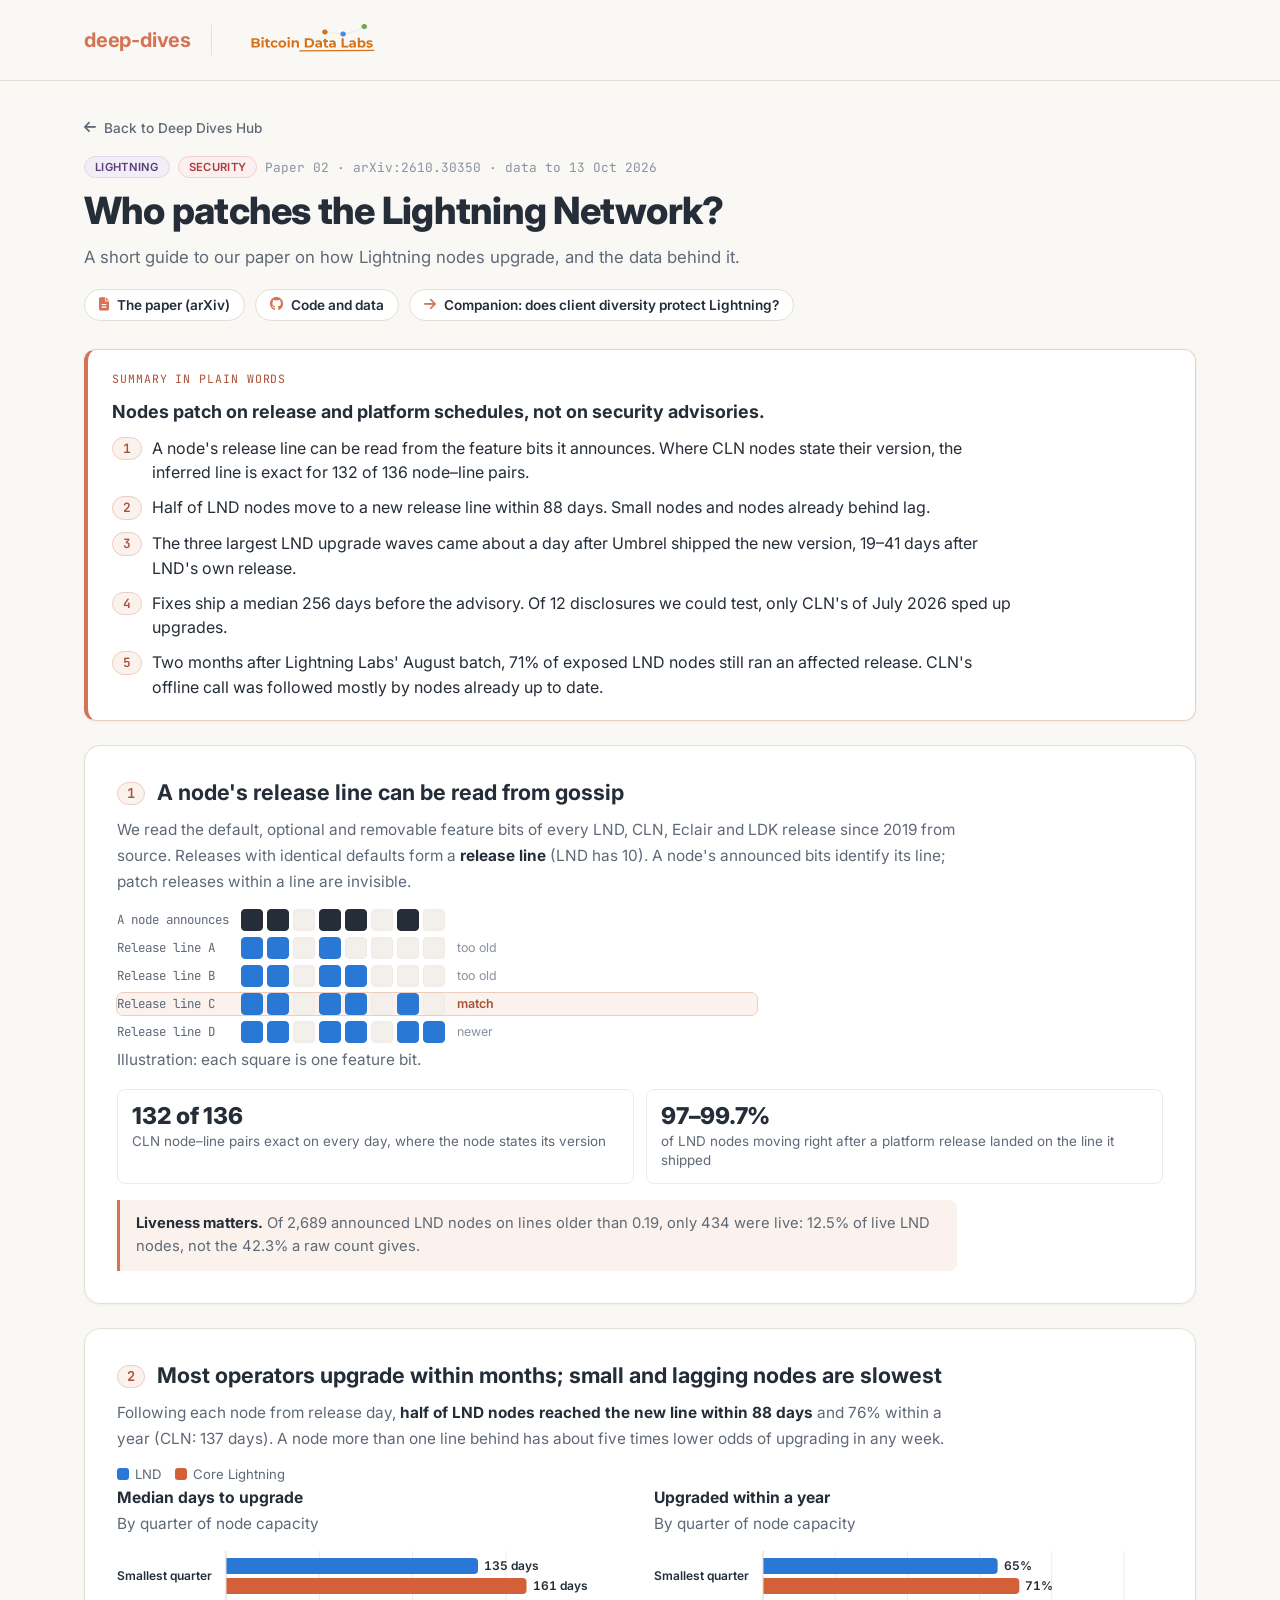
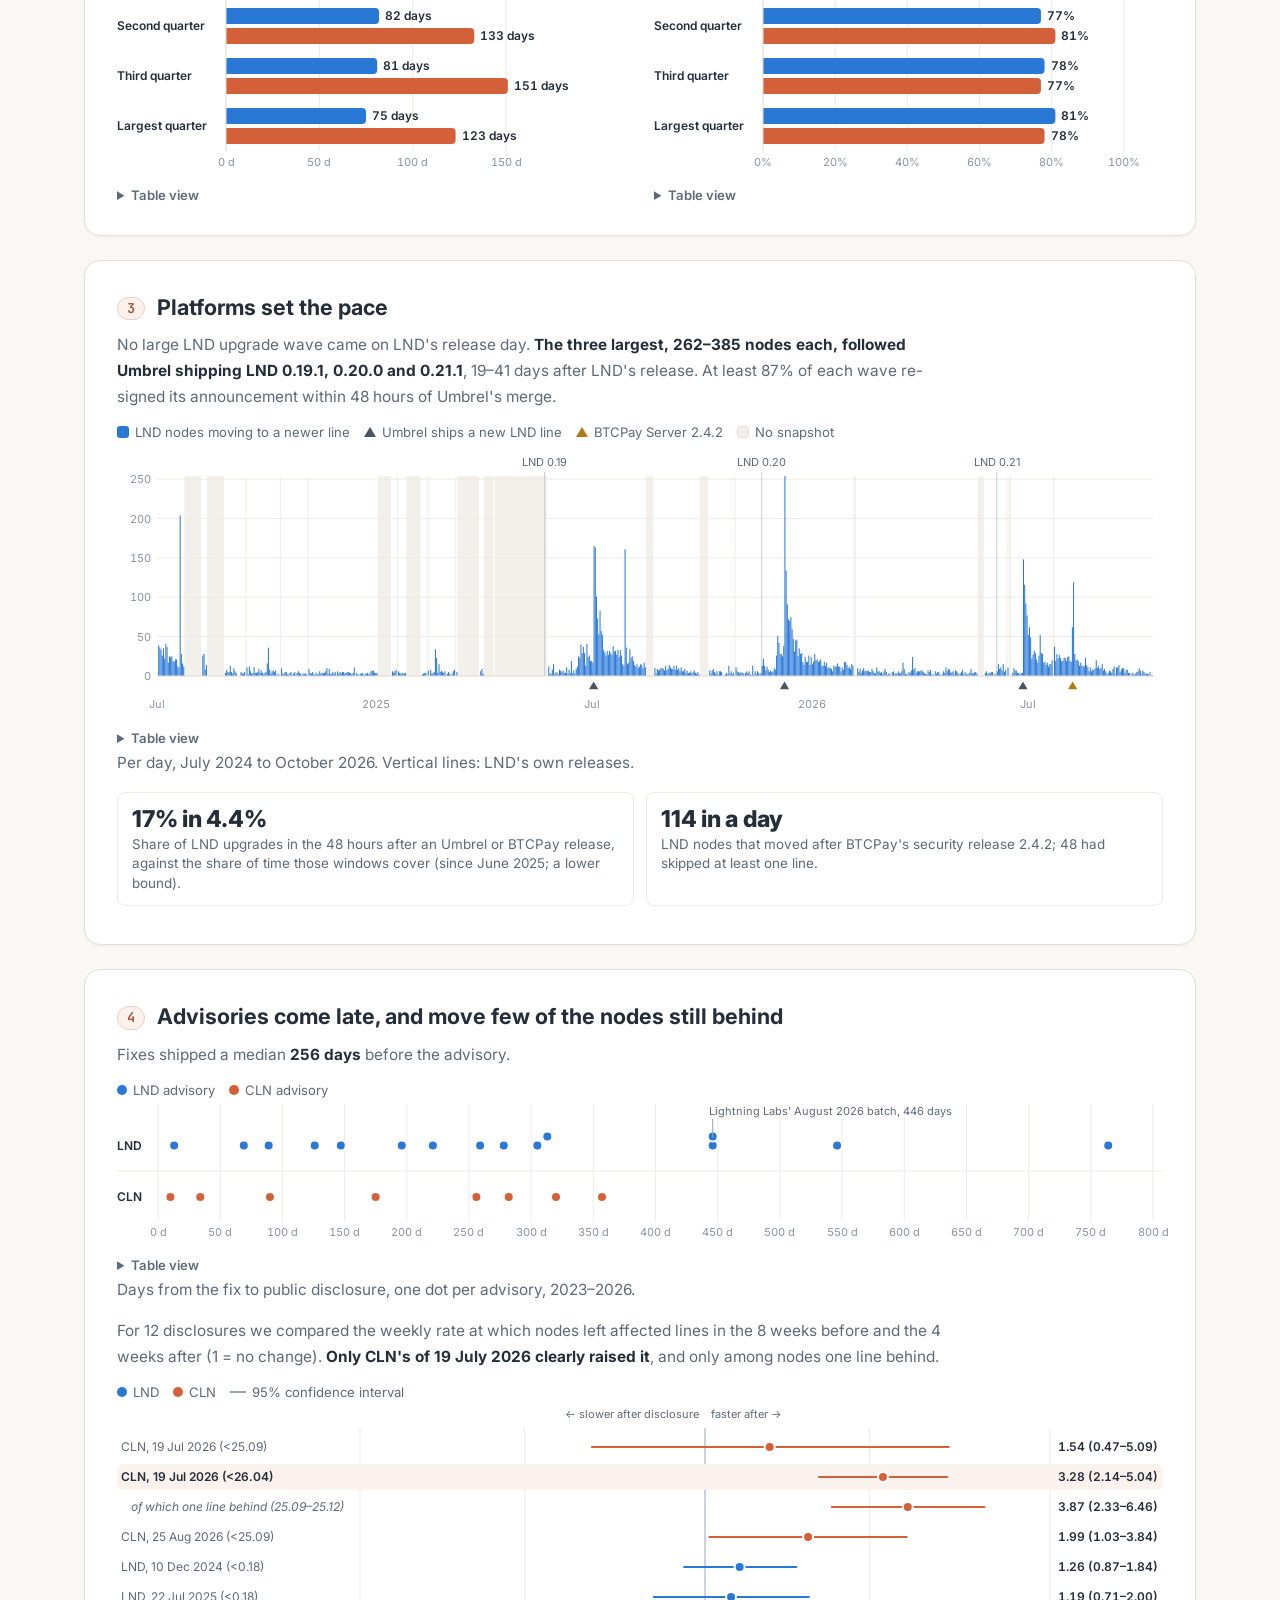
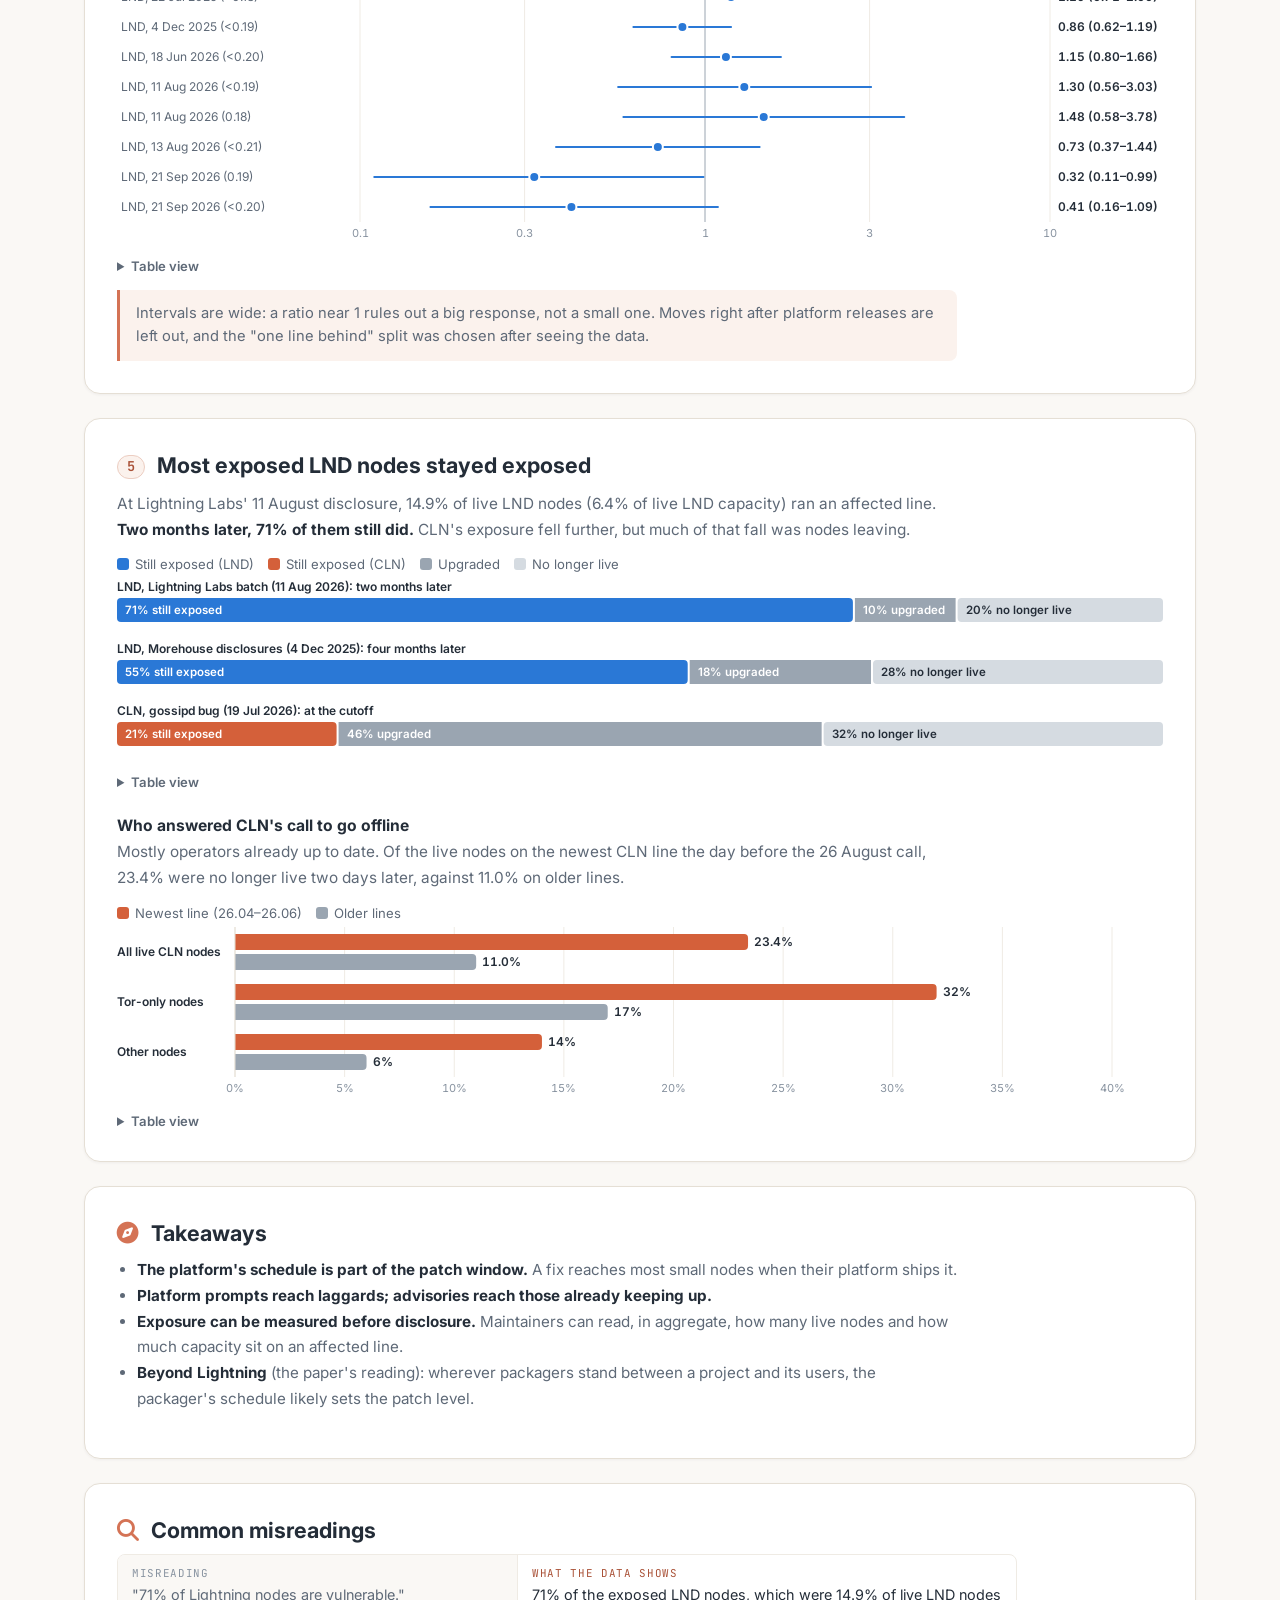
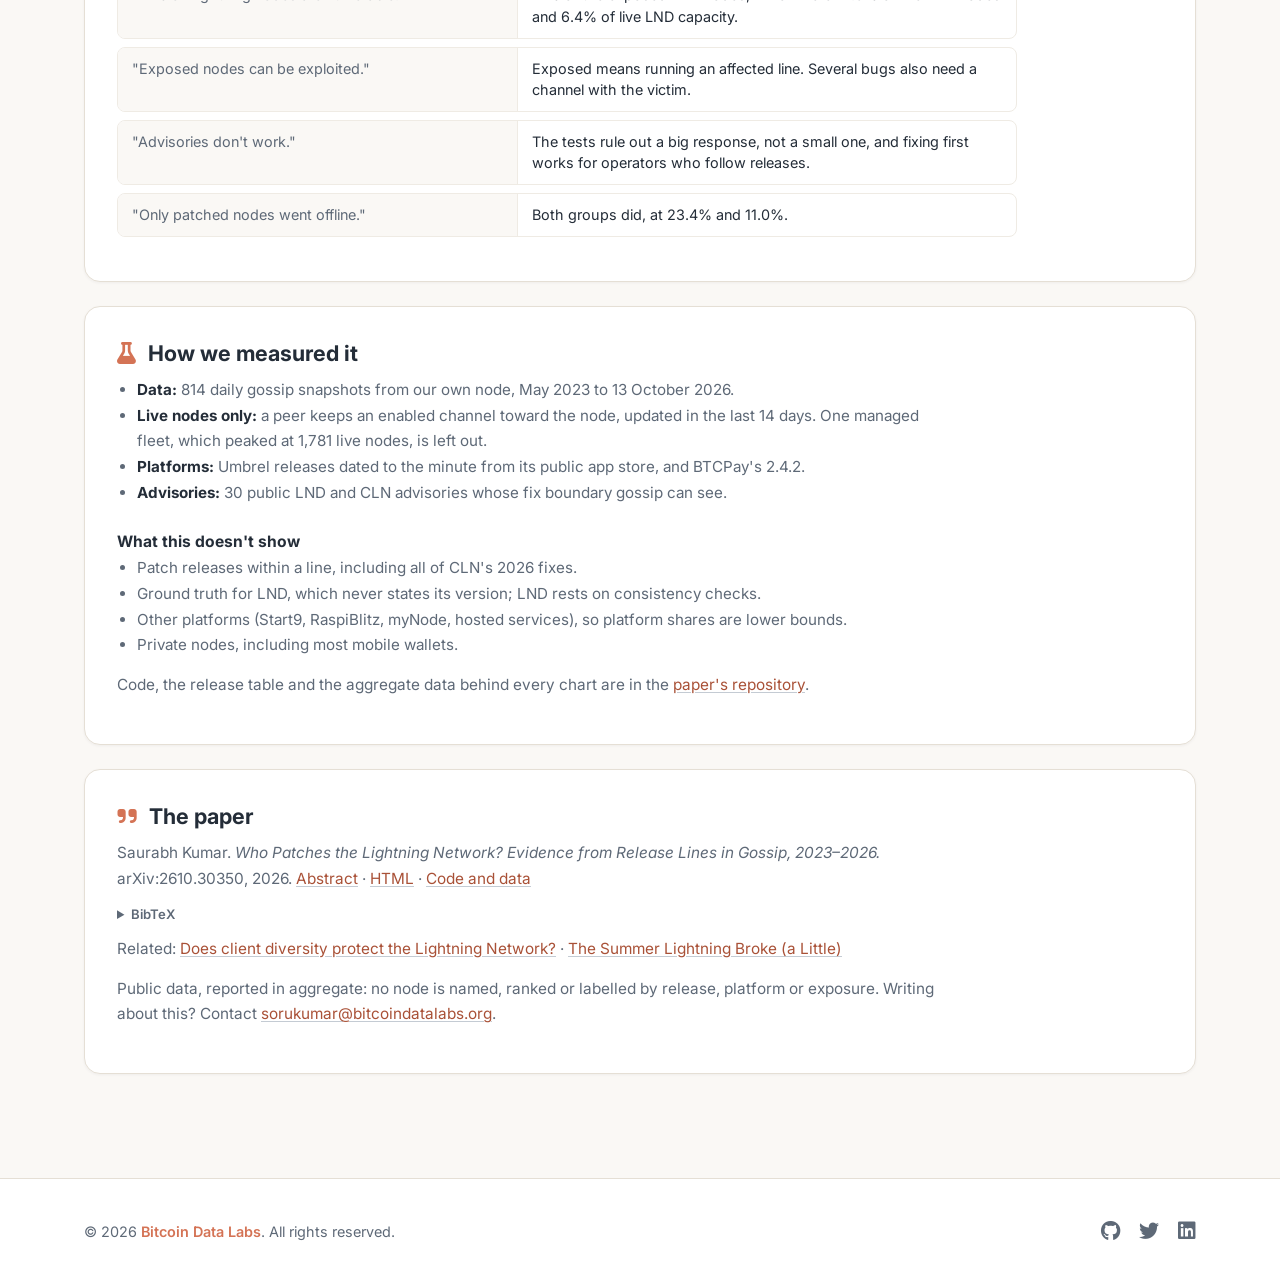
<file: analyses/2026-11-who-patches-lightning/index.html>
<!DOCTYPE html>
<html lang="en">
<head>
  <meta charset="UTF-8">
  <meta name="viewport" content="width=device-width, initial-scale=1.0">
  <title>Who Patches the Lightning Network? | Bitcoin Data Labs</title>
  <meta name="description" content="A short guide to our paper on how Lightning nodes upgrade: release lines read from public gossip show that nodes patch on release and platform schedules, not on security disclosures.">

  <link rel="icon" type="image/png" href="../../favicon.png">
  <link rel="stylesheet" href="https://cdnjs.cloudflare.com/ajax/libs/font-awesome/6.5.1/css/all.min.css">
  <link rel="preconnect" href="https://fonts.googleapis.com">
  <link rel="preconnect" href="https://fonts.gstatic.com" crossorigin>
  <link href="https://fonts.googleapis.com/css2?family=Inter:wght@400;500;600;700;800&family=JetBrains+Mono:wght@400;500;600&display=swap" rel="stylesheet">
  <link rel="stylesheet" href="../../shared/css/style.css">
  <link rel="stylesheet" href="../../shared/css/explainer.css">
</head>
<body class="has-fixed-header">

  <div class="top-bar app-header-main">
    <div class="bdl-header-container">
      <div class="logos-container">
        <div class="app-logo">
          <a href="../../index.html" class="app-name">deep-dives</a>
        </div>
        <div class="divider"></div>
        <div class="parent-logo">
          <a href="https://bitcoindatalabs.org/">
            <img src="../../logo.svg" alt="Bitcoin Data Labs" class="parent-logo-img" onerror="this.onerror=null; this.src='https://bitcoindatalabs.org/logo.svg';">
          </a>
        </div>
      </div>
    </div>
  </div>

  <main class="main-content">
    <a href="../../index.html" class="back-link"><i class="fas fa-arrow-left"></i> Back to Deep Dives Hub</a>

    <header class="ex-hero">
      <div class="ex-meta">
        <span class="dive-badge badge-lightning">Lightning</span>
        <span class="dive-badge badge-security">Security</span>
        <span class="mono">Paper 02 · arXiv:2610.30350 · data to 13 Oct 2026</span>
      </div>
      <h1 class="ex-title">Who patches the Lightning Network?</h1>
      <p class="ex-dek">A short guide to our paper on how Lightning nodes upgrade, and the data behind it.</p>
      <ul class="ex-links">
        <li><a href="https://arxiv.org/abs/2610.30350"><i class="fas fa-file-lines"></i> The paper (arXiv)</a></li>
        <li><a href="https://github.com/bitcoindatalabs/ln-upgrade-dynamics"><i class="fab fa-github"></i> Code and data</a></li>
        <li><a href="../2026-11-client-diversity-explained/index.html"><i class="fas fa-arrow-right"></i> Companion: does client diversity protect Lightning?</a></li>
      </ul>
    </header>

    <section class="answer" aria-labelledby="summary-h">
      <p class="lbl" id="summary-h">Summary in plain words</p>
      <p><strong>Nodes patch on release and platform schedules, not on security advisories.</strong></p>
      <ul class="summary">
        <li><a class="n" href="#s1">1</a><span>A node's release line can be read from the feature bits it announces. Where
          CLN nodes state their version, the inferred line is exact for 132 of 136 node–line pairs.</span></li>
        <li><a class="n" href="#s2">2</a><span>Half of LND nodes move to a new release line within 88 days. Small nodes and
          nodes already behind lag.</span></li>
        <li><a class="n" href="#s3">3</a><span>The three largest LND upgrade waves came about a day after Umbrel shipped the
          new version, 19–41 days after LND's own release.</span></li>
        <li><a class="n" href="#s4">4</a><span>Fixes ship a median 256 days before the advisory. Of 12 disclosures we could
          test, only CLN's of July 2026 sped up upgrades.</span></li>
        <li><a class="n" href="#s5">5</a><span>Two months after Lightning Labs' August batch, 71% of exposed LND nodes still
          ran an affected release. CLN's offline call was followed mostly by nodes already up to date.</span></li>
      </ul>
    </section>

    <!-- ===================================================================== STORY -->
    <section class="report-card" id="s1">
      <h2><span class="num">1</span> A node's release line can be read from gossip</h2>
      <p>We read the default, optional and removable feature bits of every LND, CLN, Eclair and LDK release since 2019 from
        source. Releases with identical defaults form a <strong>release line</strong> (LND has 10). A node's announced bits
        identify its line; patch releases within a line are invisible.</p>
      <div class="schematic" role="img" aria-label="Illustration: a node's announced feature bits match exactly one release line">
        <div class="r node"><span class="n">A node announces</span><i class="b on"></i><i class="b on"></i><i class="b"></i><i class="b on"></i><i class="b on"></i><i class="b"></i><i class="b on"></i><i class="b"></i><span class="m"></span></div>
        <div class="r"><span class="n">Release line A</span><i class="b on"></i><i class="b on"></i><i class="b"></i><i class="b on"></i><i class="b"></i><i class="b"></i><i class="b"></i><i class="b"></i><span class="m">too old</span></div>
        <div class="r"><span class="n">Release line B</span><i class="b on"></i><i class="b on"></i><i class="b"></i><i class="b on"></i><i class="b on"></i><i class="b"></i><i class="b"></i><i class="b"></i><span class="m">too old</span></div>
        <div class="r match"><span class="n">Release line C</span><i class="b on"></i><i class="b on"></i><i class="b"></i><i class="b on"></i><i class="b on"></i><i class="b"></i><i class="b on"></i><i class="b"></i><span class="m">match</span></div>
        <div class="r"><span class="n">Release line D</span><i class="b on"></i><i class="b on"></i><i class="b"></i><i class="b on"></i><i class="b on"></i><i class="b"></i><i class="b on"></i><i class="b on"></i><span class="m">newer</span></div>
      </div>
      <p class="sub">Illustration: each square is one feature bit.</p>
      <div class="mini-stats" id="m-validation"></div>
      <div class="callout"><strong>Liveness matters.</strong> Of 2,689 announced LND nodes on lines older than 0.19, only
        434 were live: 12.5% of live LND nodes, not the 42.3% a raw count gives.</div>
    </section>

    <section class="report-card" id="s2">
      <h2><span class="num">2</span> Most operators upgrade within months; small and lagging nodes are slowest</h2>
      <p>Following each node from release day, <strong>half of LND nodes reached the new line within 88 days</strong> and
        76% within a year (CLN: 137 days). A node more than one line behind has about five times lower odds of upgrading
        in any week.</p>
      <div class="legend" aria-hidden="true">
        <span><i class="sw" style="background: var(--c-lnd);"></i> LND</span>
        <span><i class="sw" style="background: var(--c-cln);"></i> Core Lightning</span>
      </div>
      <div class="two-col">
        <div>
          <h3>Median days to upgrade</h3>
          <p class="sub">By quarter of node capacity</p>
          <div class="chart" id="c-ttu-median"></div>
        </div>
        <div>
          <h3>Upgraded within a year</h3>
          <p class="sub">By quarter of node capacity</p>
          <div class="chart" id="c-ttu-year"></div>
        </div>
      </div>
    </section>

    <section class="report-card" id="s3">
      <h2><span class="num">3</span> Platforms set the pace</h2>
      <p>No large LND upgrade wave came on LND's release day. <strong>The three largest, 262–385 nodes each, followed Umbrel
        shipping LND 0.19.1, 0.20.0 and 0.21.1</strong>, 19–41 days after LND's release. At least 87% of each wave
        re-signed its announcement within 48 hours of Umbrel's merge.</p>
      <div class="legend" aria-hidden="true">
        <span><i class="sw" style="background: var(--c-lnd);"></i> LND nodes moving to a newer line</span>
        <span><i class="tri" style="border-bottom-color: var(--ink-mark);"></i> Umbrel ships a new LND line</span>
        <span><i class="tri" style="border-bottom-color: var(--c-gold);"></i> BTCPay Server 2.4.2</span>
        <span><i class="sw" style="background: var(--gap-band); border: 1px solid var(--border);"></i> No snapshot</span>
      </div>
      <div class="chart" id="c-waves"></div>
      <p class="sub" style="margin-top: 4px;">Per day, July 2024 to October 2026. Vertical lines: LND's own releases.</p>
      <div class="mini-stats">
        <div><b>17% in 4.4%</b><span>Share of LND upgrades in the 48 hours after an Umbrel or BTCPay release, against the share of time those windows cover (since June 2025; a lower bound).</span></div>
        <div><b>114 in a day</b><span>LND nodes that moved after BTCPay's security release 2.4.2; 48 had skipped at least one line.</span></div>
      </div>
    </section>

    <section class="report-card" id="s4">
      <h2><span class="num">4</span> Advisories come late, and move few of the nodes still behind</h2>
      <p>Fixes shipped a median <strong>256 days</strong> before the advisory.</p>
      <div class="legend" aria-hidden="true">
        <span><i class="dot" style="background: var(--c-lnd);"></i> LND advisory</span>
        <span><i class="dot" style="background: var(--c-cln);"></i> CLN advisory</span>
      </div>
      <div class="chart" id="c-fixdisc"></div>
      <p class="sub" style="margin-top: 4px;">Days from the fix to public disclosure, one dot per advisory, 2023–2026.</p>
      <p style="margin-top: 16px;">For 12 disclosures we compared the weekly rate at which nodes left affected lines in the
        8 weeks before and the 4 weeks after (1 = no change). <strong>Only CLN's of 19 July 2026 clearly raised it</strong>,
        and only among nodes one line behind.</p>
      <div class="legend" aria-hidden="true">
        <span><i class="dot" style="background: var(--c-lnd);"></i> LND</span>
        <span><i class="dot" style="background: var(--c-cln);"></i> CLN</span>
        <span><i class="ln" style="background: var(--ink-mid);"></i> 95% confidence interval</span>
      </div>
      <div class="chart" id="c-forest"></div>
      <div class="callout">Intervals are wide: a ratio near 1 rules out a big response, not a small one. Moves right after
        platform releases are left out, and the "one line behind" split was chosen after seeing the data.</div>
    </section>

    <section class="report-card" id="s5">
      <h2><span class="num">5</span> Most exposed LND nodes stayed exposed</h2>
      <p>At Lightning Labs' 11 August disclosure, 14.9% of live LND nodes (6.4% of live LND capacity) ran an affected line.
        <strong>Two months later, 71% of them still did.</strong> CLN's exposure fell further, but much of that fall was
        nodes leaving.</p>
      <div class="legend" aria-hidden="true">
        <span><i class="sw" style="background: var(--c-lnd);"></i> Still exposed (LND)</span>
        <span><i class="sw" style="background: var(--c-cln);"></i> Still exposed (CLN)</span>
        <span><i class="sw" style="background: var(--ink-mid);"></i> Upgraded</span>
        <span><i class="sw" style="background: var(--ink-faint);"></i> No longer live</span>
      </div>
      <div class="chart" id="c-fates"></div>
      <h3>Who answered CLN's call to go offline</h3>
      <p>Mostly operators already up to date. Of the live nodes on the newest CLN line the day before the 26 August call,
        23.4% were no longer live two days later, against 11.0% on older lines.</p>
      <div class="legend" aria-hidden="true">
        <span><i class="sw" style="background: var(--c-cln);"></i> Newest line (26.04–26.06)</span>
        <span><i class="sw" style="background: var(--ink-mid);"></i> Older lines</span>
      </div>
      <div class="chart" id="c-offline"></div>
    </section>

    <!-- ===================================================================== MEANING, MISREADINGS -->
    <section class="report-card">
      <h2><i class="fas fa-compass" style="color: var(--primary);"></i> Takeaways</h2>
      <ul class="plain">
        <li><strong>The platform's schedule is part of the patch window.</strong> A fix reaches most small nodes when
          their platform ships it.</li>
        <li><strong>Platform prompts reach laggards; advisories reach those already keeping up.</strong></li>
        <li><strong>Exposure can be measured before disclosure.</strong> Maintainers can read, in aggregate, how many live
          nodes and how much capacity sit on an affected line.</li>
        <li><strong>Beyond Lightning</strong> (the paper's reading): wherever packagers stand between a project and its
          users, the packager's schedule likely sets the patch level.</li>
      </ul>
    </section>

    <section class="report-card">
      <h2><i class="fas fa-magnifying-glass" style="color: var(--primary);"></i> Common misreadings</h2>
      <ul class="dodont">
        <li><span class="no">"71% of Lightning nodes are vulnerable."</span><span class="yes">71% of the exposed LND nodes,
          which were 14.9% of live LND nodes and 6.4% of live LND capacity.</span></li>
        <li><span class="no">"Exposed nodes can be exploited."</span><span class="yes">Exposed means running an affected
          line. Several bugs also need a channel with the victim.</span></li>
        <li><span class="no">"Advisories don't work."</span><span class="yes">The tests rule out a big response, not a
          small one, and fixing first works for operators who follow releases.</span></li>
        <li><span class="no">"Only patched nodes went offline."</span><span class="yes">Both groups did, at 23.4% and
          11.0%.</span></li>
      </ul>
    </section>

    <!-- ===================================================================== METHOD, LIMITS -->
    <section class="report-card">
      <h2><i class="fas fa-flask" style="color: var(--primary);"></i> How we measured it</h2>
      <ul class="plain">
        <li><strong>Data:</strong> 814 daily gossip snapshots from our own node, May 2023 to 13 October 2026.</li>
        <li><strong>Live nodes only:</strong> a peer keeps an enabled channel toward the node, updated in the last 14 days.
          One managed fleet, which peaked at 1,781 live nodes, is left out.</li>
        <li><strong>Platforms:</strong> Umbrel releases dated to the minute from its public app store, and BTCPay's 2.4.2.</li>
        <li><strong>Advisories:</strong> 30 public LND and CLN advisories whose fix boundary gossip can see.</li>
      </ul>
      <h3>What this doesn't show</h3>
      <ul class="plain">
        <li>Patch releases within a line, including all of CLN's 2026 fixes.</li>
        <li>Ground truth for LND, which never states its version; LND rests on consistency checks.</li>
        <li>Other platforms (Start9, RaspiBlitz, myNode, hosted services), so platform shares are lower bounds.</li>
        <li>Private nodes, including most mobile wallets.</li>
      </ul>
      <p>Code, the release table and the aggregate data behind every chart are in the
        <a href="https://github.com/bitcoindatalabs/ln-upgrade-dynamics">paper's repository</a>.</p>
    </section>

    <section class="report-card">
      <h2><i class="fas fa-quote-right" style="color: var(--primary);"></i> The paper</h2>
      <p>Saurabh Kumar. <em>Who Patches the Lightning Network? Evidence from Release Lines in Gossip, 2023–2026.</em>
        arXiv:2610.30350, 2026. <a href="https://arxiv.org/abs/2610.30350">Abstract</a> ·
        <a href="https://arxiv.org/html/2610.30350">HTML</a> · <a href="https://github.com/bitcoindatalabs/ln-upgrade-dynamics">Code and data</a></p>
      <details class="tableview"><summary>BibTeX</summary>
        <pre class="cite">@misc{kumar2026upgradedynamics,
  title         = {Who Patches the Lightning Network? Evidence from Release Lines in Gossip, 2023--2026},
  author        = {Saurabh Kumar},
  year          = {2026},
  eprint        = {2610.30350},
  archivePrefix = {arXiv},
  primaryClass  = {cs.CR},
  doi           = {10.48550/arXiv.2610.30350},
  url           = {https://arxiv.org/abs/2610.30350}
}</pre>
      </details>
      <p style="margin-top: 14px;">Related: <a href="../2026-11-client-diversity-explained/index.html">Does client diversity
        protect the Lightning Network?</a> · <a href="../2026-10-lightning-network-analysis/index.html">The Summer Lightning
        Broke (a Little)</a></p>
      <p class="sub">Public data, reported in aggregate: no node is named, ranked or labelled by release, platform or
        exposure. Writing about this? Contact <a href="mailto:sorukumar@bitcoindatalabs.org">sorukumar@bitcoindatalabs.org</a>.</p>
    </section>
  </main>

  <footer class="bdl-global-footer">
    <div class="bdl-footer-inner">
      <div class="bdl-footer-copyright">
        <p style="margin: 0;">© <span id="footer-year">2026</span> <a href="https://bitcoindatalabs.org" target="_blank">Bitcoin Data Labs</a>. All rights reserved.</p>
      </div>
      <div class="bdl-footer-socials">
        <a href="https://github.com/bitcoindatalabs/Bitcoin-Data-Labs" target="_blank" title="GitHub"><i class="fab fa-github"></i></a>
        <a href="https://x.com/sorukumar" target="_blank" title="X / Twitter"><i class="fab fa-twitter"></i></a>
        <a href="https://www.linkedin.com/company/bitcoin-data-labs" target="_blank" title="LinkedIn"><i class="fab fa-linkedin"></i></a>
      </div>
    </div>
  </footer>

  <script src="../../shared/js/explainer-charts.js"></script>
  <script>
    document.getElementById('footer-year').textContent = new Date().getFullYear();

    (async () => {
      const C = BDLCharts, col = { LND: C.css('--c-lnd'), CLN: C.css('--c-cln') };
      let D;
      try {
        D = await (await fetch('data/processed/paper02.json')).json();
      } catch (e) {
        document.querySelectorAll('.chart').forEach((el) => { el.textContent = 'Charts need the page to be served over HTTP.'; el.className = 'loading'; });
        return;
      }
      const N = D.numbers;
      const MON = ['Jan', 'Feb', 'Mar', 'Apr', 'May', 'Jun', 'Jul', 'Aug', 'Sep', 'Oct', 'Nov', 'Dec'];
      const short = (d) => { const x = new Date(C.parseDay(d)); return `${x.getUTCDate()} ${MON[x.getUTCMonth()]} ${x.getUTCFullYear()}`; };

      // 1. Validation tiles (values from the paper's numbers file)
      const tiles = [
        [`${N.NVerNodeLinesExact} of ${N.NVerNodeLines}`, 'CLN node–line pairs exact on every day, where the node states its version'],
        [`${N.PlatLineMin}–${N.PlatLineMax}%`, 'of LND nodes moving right after a platform release landed on the line it shipped'],
      ];
      const mv = document.getElementById('m-validation');
      tiles.forEach(([b, s]) => { const d = document.createElement('div'); const bb = document.createElement('b'); bb.textContent = b; const ss = document.createElement('span'); ss.textContent = s; d.append(bb, ss); mv.appendChild(d); });

      // 2. Time to upgrade
      const T = D.time_to_upgrade, quarters = ['Smallest quarter', 'Second quarter', 'Third quarter', 'Largest quarter'];
      const get = (client, q) => T.find((x) => x.client === client && x.quartile === q);
      const series = [{ name: 'LND', color: col.LND }, { name: 'Core Lightning', color: col.CLN }];
      C.groupedH(document.getElementById('c-ttu-median'), {
        aria: 'Median days to upgrade by quarter of node capacity', max: 180, series, tickFmt: (v) => v + ' d',
        groups: quarters.map((q) => ({ label: q, values: [get('LND', q).median_days, get('CLN', q).median_days], texts: [`${get('LND', q).median_days} days`, `${get('CLN', q).median_days} days`] })),
      });
      C.groupedH(document.getElementById('c-ttu-year'), {
        aria: 'Share upgraded within a year by quarter of node capacity', max: 100, series, tickFmt: (v) => v + '%',
        groups: quarters.map((q) => ({ label: q, values: [get('LND', q).within_year, get('CLN', q).within_year], texts: [`${get('LND', q).within_year}%`, `${get('CLN', q).within_year}%`] })),
      });

      // 3. Waves
      const start = D.waves[0].d;
      C.columns(document.getElementById('c-waves'), {
        aria: 'LND nodes first seen on a newer release line per day, with LND and platform releases',
        days: D.waves, color: col.LND, valueLabel: 'nodes moved to a newer LND line', height: 200,
        vlines: D.lnd_releases.filter((r) => r.date >= start).map((r) => ({ t: r.date, label: `LND ${r.line}`, tip: `LND ${r.line} released` })),
        markers: D.platform_releases.map((p) => ({ t: p.utc, color: p.platform === 'Umbrel' ? C.css('--ink-mark') : C.css('--c-gold'),
          label: `${p.platform} ships LND ${p.version}`, tip: `${p.platform} ships LND ${p.version}` })),
      });

      // 4a. Fix to disclosure
      const kinds = { LND: { color: col.LND, r: 5, name: 'LND' }, CLN: { color: col.CLN, r: 5, name: 'CLN' } };
      const fd = D.fix_to_disclosure;
      const ll = fd.find((a) => a.client === 'LND' && a.days === Number(N.FixToDiscLLBatch) && a.count > 1);
      C.strip(document.getElementById('c-fixdisc'), {
        aria: 'Days from fix to disclosure for each advisory', max: 800, tickFmt: (v) => v + ' d', kinds,
        rows: ['LND', 'CLN'].map((c) => ({ label: c, points: fd.filter((a) => a.client === c).map((a) => ({
          v: a.days, kind: c, title: `${a.title}${a.count > 1 ? ` (${a.count} advisories)` : ''}, disclosed ${short(a.disclosed)}`, valueText: `${a.days} days` })) })),
        callouts: ll ? [{ row: 0, v: ll.days, text: `Lightning Labs' August 2026 batch, ${ll.days} days` }] : [],
        tableHeaders: ['Advisory', 'Implementation', '', 'Fix to disclosure'],
      });

      // 4b. Response forest plot (the paper's test: ratios outside platform releases)
      C.forest(document.getElementById('c-forest'), {
        aria: 'Upgrade rate after disclosure divided by the rate before, with 95% confidence intervals', min: 0.1, max: 10,
        leftNote: '← slower after disclosure', rightNote: 'faster after →',
        rows: D.response.map((r) => ({
          label: r.subset ? `of which one line behind (${r.affected})` : `${r.client}, ${short(r.disclosed)} (${r.affected})`,
          sub: r.subset, strong: !r.subset && r.p < 0.05 / 12,
          est: r.rr, lo: r.lo, hi: r.hi, color: col[r.client],
          valueText: `${r.rr.toFixed(2)} (${r.lo.toFixed(2)}–${r.hi.toFixed(2)})`,
          note: `${r.title}. Weekly rate ${r.before}% → ${r.after}% (all moves; ratio ${r.rr_all.toFixed(2)}). Outside platform releases: permutation p = ${r.p}${r.subset ? '. Split chosen after seeing the data.' : ''}`,
          tableRow: [`${r.client} ${short(r.disclosed)}${r.subset ? ' (one line behind)' : ''}`, r.title, r.affected, `${r.before}%`, `${r.after}%`, r.rr_all.toFixed(2), r.rr.toFixed(2), `${r.lo.toFixed(2)}–${r.hi.toFixed(2)}`, String(r.p)],
        })),
        tableHeaders: ['Disclosure', 'Advisory', 'Affected lines', 'Weekly rate before (all moves)', 'After', 'Ratio, all moves', 'Ratio outside platform releases', '95% CI', 'p'],
      });

      // 5. Fates and the offline call
      C.stack100(document.getElementById('c-fates'), {
        aria: 'What became of the nodes exposed at three disclosures',
        rows: D.fates.map((f) => ({ label: `${f.label}: ${f.when}`, parts: [
          { name: 'Still exposed', short: 'still exposed', value: f.still, color: f.label.startsWith('CLN') ? col.CLN : col.LND },
          { name: 'Upgraded', short: 'upgraded', value: f.upgraded, color: C.css('--ink-mid') },
          { name: 'No longer live', short: 'no longer live', value: f.left, color: C.css('--ink-faint'), textClass: 'val-in-dark' },
        ] })),
      });
      C.groupedH(document.getElementById('c-offline'), {
        aria: 'CLN nodes no longer live two days after 25 August, newest line against older lines', max: 40, tickFmt: (v) => v + '%',
        series: [{ name: 'Newest line (26.04–26.06)', color: col.CLN }, { name: 'Older lines', color: C.css('--ink-mid') }],
        groups: D.offline_call.map((g, i) => ({ label: g.group, values: [g.newest, g.behind], texts: [g.newest, g.behind].map((v) => (i === 0 ? v.toFixed(1) : String(v)) + '%') })),
      });
    })();
  </script>
</body>
</html>
</file>
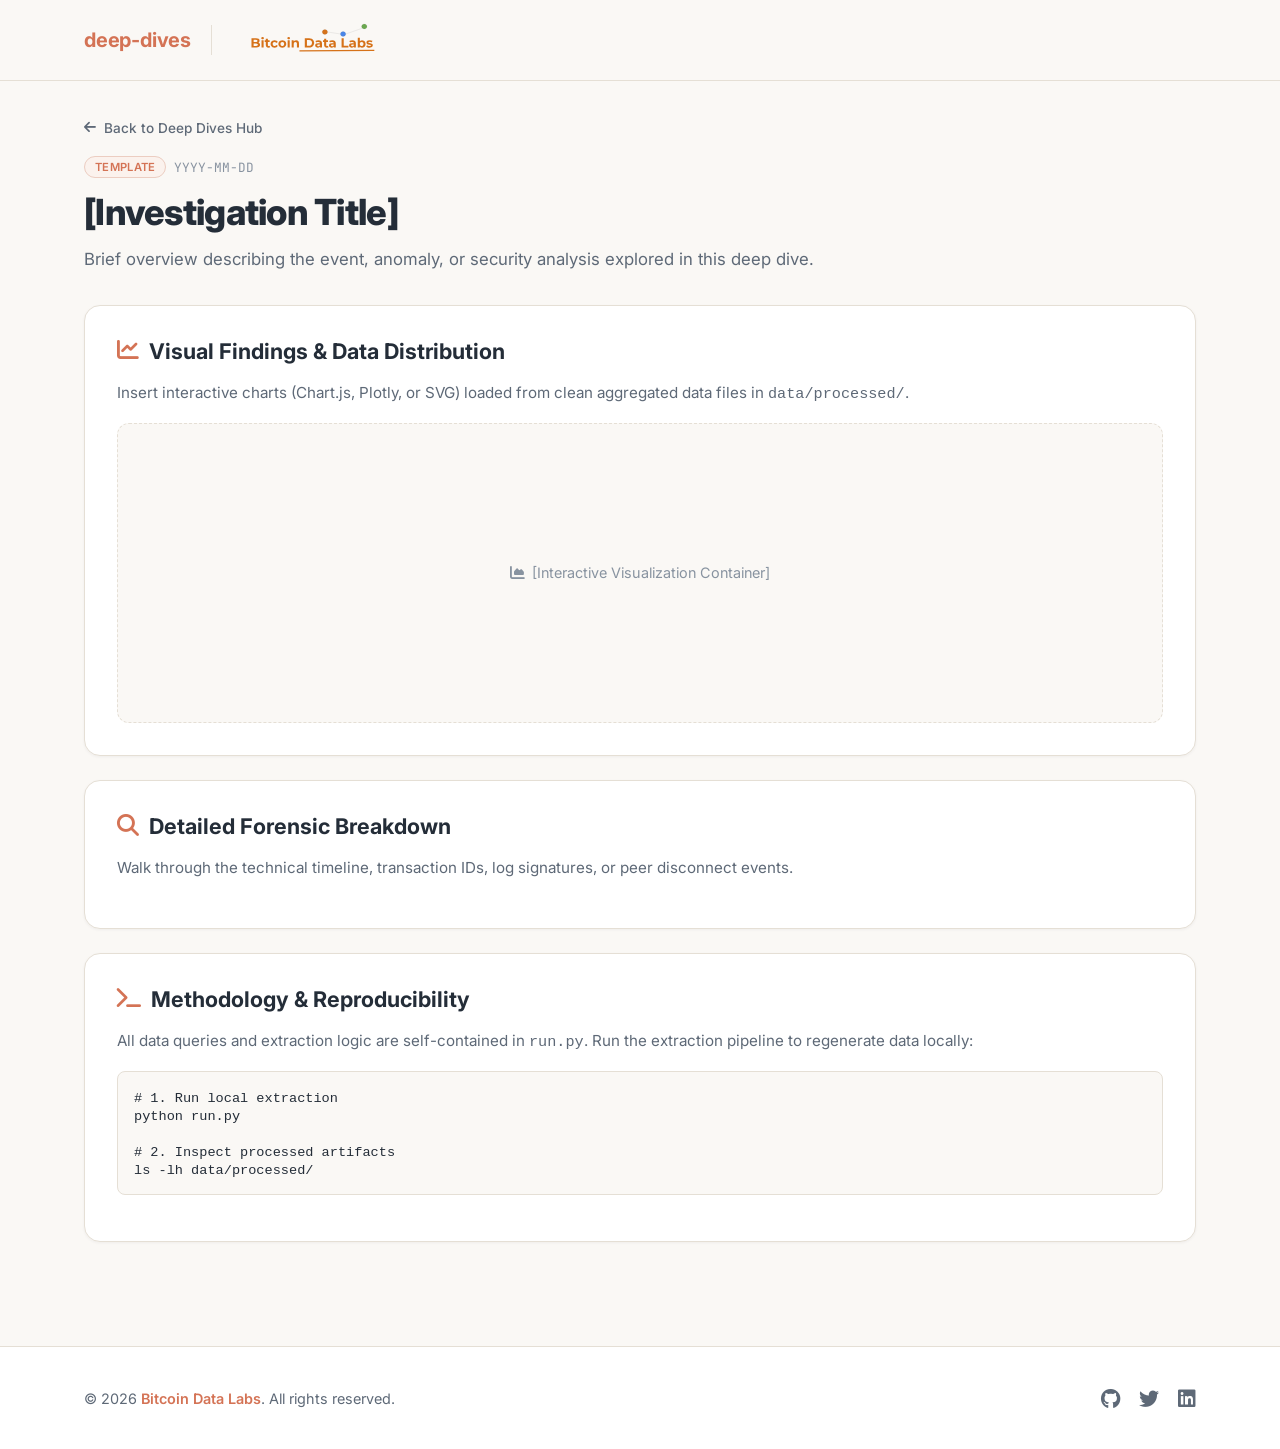
<file: analyses/_template/index.html>
<!DOCTYPE html>
<html lang="en">
<head>
  <meta charset="UTF-8">
  <meta name="viewport" content="width=device-width, initial-scale=1.0">
  <title>[Investigation Title] | Bitcoin Data Labs Deep Dives</title>
  
  <!-- Favicon -->
  <link rel="icon" type="image/png" href="../../favicon.png">

  <!-- Typography & Icons -->
  <link rel="stylesheet" href="https://cdnjs.cloudflare.com/ajax/libs/font-awesome/6.5.1/css/all.min.css">
  <link rel="preconnect" href="https://fonts.googleapis.com">
  <link rel="preconnect" href="https://fonts.gstatic.com" crossorigin>
  <link href="https://fonts.googleapis.com/css2?family=Inter:wght@400;500;600;700;800&family=JetBrains+Mono:wght@400;500;600&display=swap" rel="stylesheet">

  <!-- Bitcoin Data Labs Design System Stylesheet -->
  <link rel="stylesheet" href="../../shared/css/style.css">

  <style>
    .report-card {
      background: var(--surface);
      border: 1px solid var(--border);
      border-radius: var(--radius-lg);
      padding: 32px;
      margin-bottom: 24px;
      box-shadow: var(--shadow-sm);
    }

    .report-card h2 {
      font-size: 1.35rem;
      font-weight: 700;
      color: var(--text-primary);
      margin: 0 0 16px 0;
      display: flex;
      align-items: center;
      gap: 10px;
    }

    .report-card p {
      color: var(--text-secondary);
      line-height: 1.65;
      margin: 0 0 16px 0;
      font-size: 0.95rem;
    }

    .back-link {
      display: inline-flex;
      align-items: center;
      gap: 8px;
      color: var(--text-secondary);
      text-decoration: none;
      font-size: 0.85rem;
      font-weight: 500;
      margin-bottom: 20px;
      transition: color 0.2s ease;
    }

    .back-link:hover {
      color: var(--primary);
    }

    .chart-box {
      width: 100%;
      height: 300px;
      background: var(--bg-primary);
      border: 1px dashed var(--border);
      border-radius: var(--radius-md);
      display: flex;
      align-items: center;
      justify-content: center;
      color: var(--text-muted);
      font-size: 0.9rem;
      margin-top: 16px;
    }
  </style>
</head>
<body class="has-fixed-header">

  <!-- Official Bitcoin Data Labs Header (Matches plebdashboard-ln) -->
  <div class="top-bar app-header-main">
    <div class="bdl-header-container">
      <div class="logos-container">
        <div class="app-logo">
          <a href="../../index.html" class="app-name">deep-dives</a>
        </div>
        <div class="divider"></div>
        <div class="parent-logo">
          <a href="https://bitcoindatalabs.org/">
            <img src="../../logo.svg" alt="Bitcoin Data Labs" class="parent-logo-img" onerror="this.onerror=null; this.src='https://bitcoindatalabs.org/logo.svg';">
          </a>
        </div>
      </div>
    </div>
  </div>

  <main class="main-content">
    <a href="../../index.html" class="back-link">
      <i class="fas fa-arrow-left"></i> Back to Deep Dives Hub
    </a>

    <!-- Header Section -->
    <div style="margin-bottom: 32px;">
      <div style="display: flex; gap: 8px; align-items: center; margin-bottom: 12px;">
        <span class="dive-badge badge-template">Template</span>
        <span style="font-size: 0.8rem; font-family: 'JetBrains Mono', monospace; color: var(--text-muted);">YYYY-MM-DD</span>
      </div>
      <h1 style="font-size: 2.25rem; font-weight: 800; color: var(--text-primary); margin: 0 0 12px 0; letter-spacing: -0.02em;">
        [Investigation Title]
      </h1>
      <p style="font-size: 1.05rem; color: var(--text-secondary); max-width: 800px; line-height: 1.6; margin: 0;">
        Brief overview describing the event, anomaly, or security analysis explored in this deep dive.
      </p>
    </div>

    <!-- Visual Findings -->
    <section class="report-card">
      <h2><i class="fas fa-chart-line" style="color: var(--primary);"></i> Visual Findings & Data Distribution</h2>
      <p>
        Insert interactive charts (Chart.js, Plotly, or SVG) loaded from clean aggregated data files in <code>data/processed/</code>.
      </p>
      <div class="chart-box">
        <i class="fas fa-chart-area" style="margin-right: 8px;"></i> [Interactive Visualization Container]
      </div>
    </section>

    <!-- Narrative & Evidence -->
    <section class="report-card">
      <h2><i class="fas fa-search" style="color: var(--primary);"></i> Detailed Forensic Breakdown</h2>
      <p>
        Walk through the technical timeline, transaction IDs, log signatures, or peer disconnect events.
      </p>
    </section>

    <!-- Methodology & Reproducibility -->
    <section class="report-card">
      <h2><i class="fas fa-terminal" style="color: var(--primary);"></i> Methodology & Reproducibility</h2>
      <p>
        All data queries and extraction logic are self-contained in <code>run.py</code>. Run the extraction pipeline to regenerate data locally:
      </p>
      <pre style="background: var(--bg-primary); border: 1px solid var(--border); padding: 16px; border-radius: var(--radius-sm); font-family: 'JetBrains Mono', monospace; font-size: 0.85rem; color: var(--text-primary); overflow-x: auto;"><code># 1. Run local extraction
python run.py

# 2. Inspect processed artifacts
ls -lh data/processed/</code></pre>
    </section>
  </main>

  <!-- Official Bitcoin Data Labs Footer (Matches plebdashboard-ln) -->
  <footer class="bdl-global-footer">
    <div class="bdl-footer-inner">
      <div class="bdl-footer-copyright">
        <p style="margin: 0;">
          © <span id="footer-year">2026</span> <a href="https://bitcoindatalabs.org" target="_blank">Bitcoin Data Labs</a>. All rights reserved.
        </p>
      </div>
      <div class="bdl-footer-socials">
        <a href="https://github.com/bitcoindatalabs/Bitcoin-Data-Labs" target="_blank" title="GitHub"><i class="fab fa-github"></i></a>
        <a href="https://x.com/sorukumar" target="_blank" title="X / Twitter"><i class="fab fa-twitter"></i></a>
        <a href="https://www.linkedin.com/company/bitcoin-data-labs" target="_blank" title="LinkedIn"><i class="fab fa-linkedin"></i></a>
      </div>
    </div>
  </footer>

  <script>
    document.getElementById('footer-year').textContent = new Date().getFullYear();
  </script>
</body>
</html>
</file>
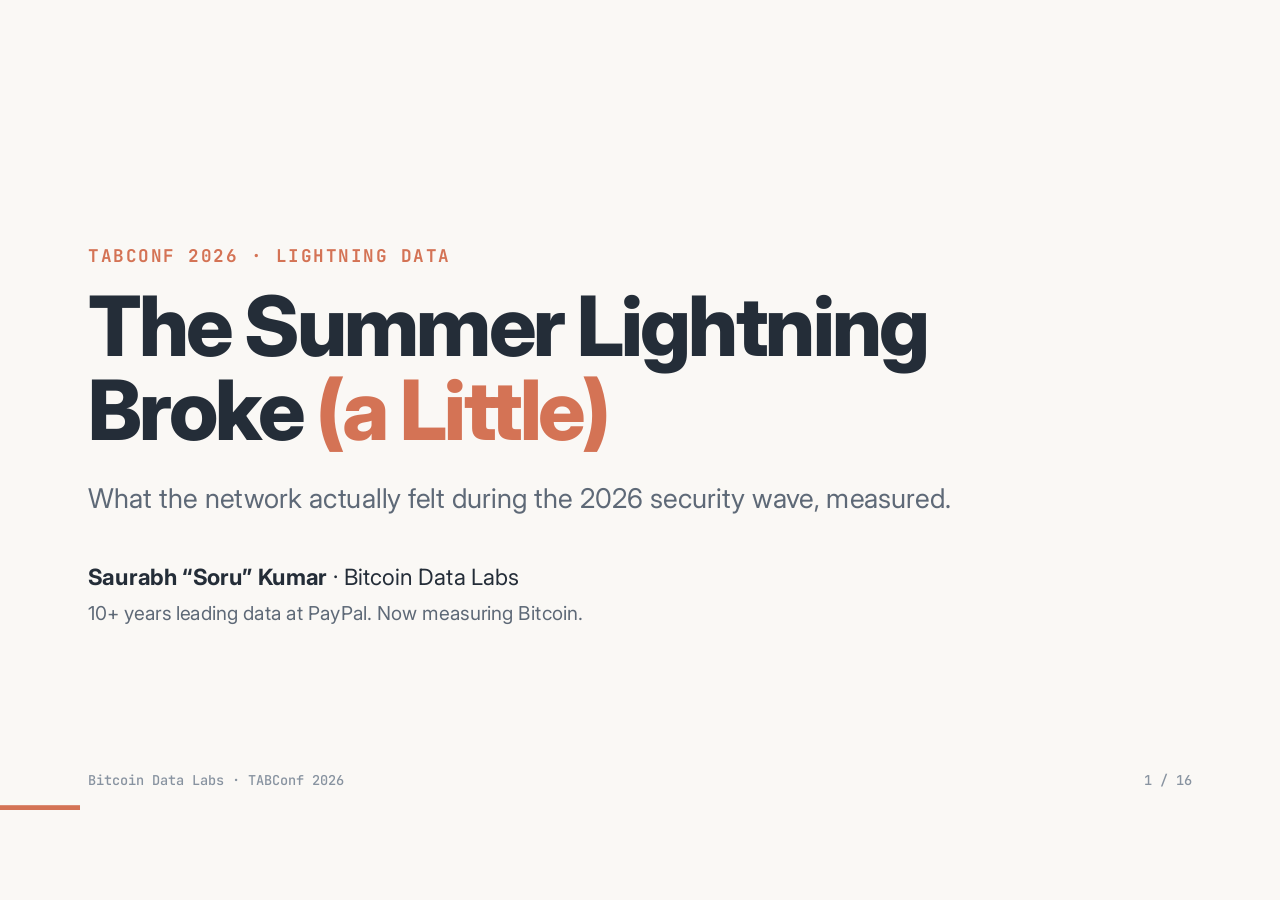
<file: analyses/2026-10-lightning-network-analysis/deck-tabconf.html>
<!doctype html>
<html lang="en">
<head>
<meta charset="utf-8">
<meta name="viewport" content="width=device-width, initial-scale=1">
<title>The Summer Lightning Broke (a Little) | TABConf 2026</title>
<link rel="icon" type="image/png" href="../../favicon.png">
<link rel="preconnect" href="https://fonts.googleapis.com">
<link href="https://fonts.googleapis.com/css2?family=Inter:wght@400;500;600;700;800&family=JetBrains+Mono:wght@500;700&display=swap" rel="stylesheet">
<!--
  TABConf 2026 talk deck. One self-contained file: no framework, no build, no network needed
  (fonts fall back to system fonts offline). Numbers come from data/processed/*.json (cutoff 2026-10-04).

  Keys:  → / Space / PageDown  next      ← / PageUp  back      Home / End
         P  presenter window (notes, timer, pace; stays in sync)
         N  notes on this screen        F  fullscreen        B or .  black screen
         digits  jump to slide          ?  help
-->
<style>
:root {
  --bg: #FAF8F5; --bg2: #F3EFEA; --surface: #FFFFFF;
  --ink: #242D38; --ink2: #5E6977; --ink3: #8893A0; --line: #E5DFD5;
  --accent: #D47355; --accent-d: #A95137; --accent-l: #FBF2ED; --accent-b: #ECCDC1;
  --sage: #2E7559; --sage-l: #EDF5F0; --madder: #A93E3B; --madder-l: #FBEFEF;
  --grey: #C3BBB0;
  --lnd: #2a78d6; --cln: #D4603A; --eclair: #1a9e6e; --ldk: #4a3aa7;
  --sans: Inter, system-ui, "Segoe UI", Roboto, sans-serif;
  --mono: "JetBrains Mono", ui-monospace, Consolas, monospace;
}
* { box-sizing: border-box; }
html, body { margin: 0; height: 100%; overflow: hidden; background: var(--bg); color: var(--ink); font-family: var(--sans); -webkit-font-smoothing: antialiased; }
#viewport { position: fixed; inset: 0; }
#stage { position: absolute; left: 50%; top: 50%; width: 1600px; height: 900px; transform-origin: center; background: var(--bg); overflow: hidden; cursor: pointer; }

/* ── slides ── */
.slide { position: absolute; inset: 0; padding: 64px 110px 96px; display: none; flex-direction: column; }
.slide.on { display: flex; animation: enter .35s ease-out; }
@keyframes enter { from { opacity: 0; transform: translateY(8px); } to { opacity: 1; transform: none; } }
.slide.center { justify-content: center; }
.notes { display: none; }

.kicker { font: 700 22px/1 var(--mono); letter-spacing: .12em; text-transform: uppercase; color: var(--accent); margin: 0 0 22px; }
h1 { font-size: 104px; line-height: 1.02; font-weight: 800; letter-spacing: -.035em; margin: 0; }
h2 { font-size: 60px; line-height: 1.1; font-weight: 750; letter-spacing: -.02em; margin: 0 0 36px; }
.lead { font-size: 34px; line-height: 1.4; color: var(--ink2); margin: 0; }
.hl { color: var(--accent); }
.muted { color: var(--ink3); }
.mono { font-family: var(--mono); }
.say { font-size: 34px; line-height: 1.35; margin: 0; }
.say b { color: var(--accent-d); }
.src { position: absolute; left: 110px; bottom: 52px; font: 500 17px var(--mono); color: var(--ink3); }

/* ── reveal steps ── */
.step { opacity: 0; transform: translateY(16px); transition: opacity .45s, transform .45s; }
.step.in { opacity: 1; transform: none; }
svg .step { transform: none; }

/* ── quiz ── */
.quiz { display: grid; gap: 22px; grid-template-columns: repeat(4, 1fr); margin: 0 0 40px; }
.quiz.two { grid-template-columns: 1fr 1fr; }
.opt { display: flex; align-items: center; gap: 22px; padding: 22px 30px; border: 2px solid var(--line); border-radius: 18px; background: var(--surface); font-size: 46px; font-weight: 700; transition: all .5s; }
.quiz.two .opt { font-size: 38px; line-height: 1.2; padding: 30px 34px; }
.opt b { flex: none; width: 58px; height: 58px; border-radius: 50%; background: var(--bg2); display: grid; place-items: center; font: 700 28px var(--mono); color: var(--ink2); transition: all .5s; }
.quiz.in .opt { opacity: .25; transform: scale(.97); }
.quiz.in .opt.ok { opacity: 1; transform: scale(1.04); border-color: var(--accent); background: var(--accent-l); box-shadow: 0 10px 30px rgba(212,115,85,.2); }
.quiz.in .opt.ok b { background: var(--accent); color: #fff; }
.vote { font: 600 24px var(--mono); color: var(--ink3); margin: -18px 0 28px; }
.vote::before { content: "✋ "; }

/* ── horizontal bars ── */
.hbars { display: flex; flex-direction: column; gap: 20px; }
.hb { display: grid; grid-template-columns: 470px 1fr; align-items: center; gap: 28px; font-size: 30px; }
.hb .lab small { display: block; font-size: 21px; color: var(--ink3); margin-top: 2px; }
.hb .track { display: flex; align-items: center; gap: 18px; height: 60px; }
.hb .fill { height: 100%; width: 0; border-radius: 0 10px 10px 0; background: var(--grey); transition: width 1.1s cubic-bezier(.2,.8,.2,1); }
.hb.hot .fill { background: var(--accent); }
.hb .val { font-size: 38px; font-weight: 800; white-space: nowrap; }
.hb.hot .val { color: var(--accent-d); }
.in .hb .fill, .hb.in .fill { width: var(--w); }
.hb .val { opacity: 0; transition: opacity .4s .5s; }
.in .hb .val, .hb.in .val { opacity: 1; }

/* ── stacked share bar ── */
.stack { display: flex; height: 92px; border-radius: 14px; overflow: hidden; width: 100%; }
.stack i { display: block; height: 100%; width: 0; transition: width 1.2s cubic-bezier(.2,.8,.2,1); }
.in .stack i { width: var(--w); }
.chips { display: flex; gap: 34px; margin-top: 22px; font-size: 30px; flex-wrap: wrap; }
.chips span::before { content: ""; display: inline-block; width: 22px; height: 22px; border-radius: 6px; background: var(--c); margin-right: 10px; vertical-align: -2px; }

/* ── cards & tiles ── */
.cards { display: grid; grid-template-columns: repeat(3, 1fr); gap: 28px; }
.card { background: var(--surface); border: 1px solid var(--line); border-radius: 18px; padding: 30px 32px; }
.card h3 { margin: 0 0 12px; font-size: 32px; font-weight: 750; }
.card p { margin: 0; font-size: 26px; line-height: 1.4; color: var(--ink2); }
.card .num { font-size: 72px; font-weight: 800; letter-spacing: -.03em; color: var(--accent); line-height: 1; margin-bottom: 14px; }
.card.good h3 { color: var(--sage); } .card.bad h3 { color: var(--madder); }

/* ── timeline ── */
.tl { display: flex; flex-direction: column; gap: 14px; }
.tl div { display: grid; grid-template-columns: 170px 150px 1fr; align-items: center; gap: 20px; font-size: 29px; padding: 10px 18px; border-radius: 12px; }
.tl .d { font: 700 26px var(--mono); color: var(--ink2); }
.tl .t { font: 700 19px var(--mono); text-align: center; padding: 6px 0; border-radius: 8px; color: #fff; background: var(--c); }
.tl .big { background: var(--accent-l); border: 2px solid var(--accent-b); font-weight: 650; }
.tl.tight { gap: 6px; }
.tl.tight div { padding: 7px 18px; }

/* ── takeaways ── */
.take { display: flex; flex-direction: column; gap: 30px; }
.take > div { display: grid; grid-template-columns: 84px 1fr; gap: 26px; align-items: start; }
.take .n { width: 72px; height: 72px; border-radius: 50%; background: var(--accent); color: #fff; display: grid; place-items: center; font: 800 34px var(--mono); }
.take h3 { margin: 4px 0 6px; font-size: 44px; font-weight: 800; letter-spacing: -.01em; }
.take p { margin: 0; font-size: 28px; color: var(--ink2); line-height: 1.4; }

/* ── charts ── */
svg text { font-family: var(--sans); }
svg .grid { stroke: var(--line); stroke-width: 1.5; }
svg .tick { font-size: 22px; fill: var(--ink3); }
svg .mark { stroke: var(--ink3); stroke-width: 2; stroke-dasharray: 6 6; }
svg .mlab { font-size: 21px; fill: var(--ink2); }
svg .org { fill: var(--grey); }
svg .mass { fill: var(--grey); transition: fill .7s; }
.slide[data-k]:not([data-k="0"]) svg .mass { fill: var(--accent); }
svg .clab { font-size: 23px; font-weight: 800; fill: var(--ink); }
svg .csub { font-size: 20px; fill: var(--accent-d); font-weight: 600; }

.g100 { display: grid; grid-template-columns: repeat(20, 1fr); gap: 9px; width: 760px; }
.g100 i { aspect-ratio: 1; border-radius: 6px; background: var(--ink2); transition: background .5s, box-shadow .5s; }
.in .g100 i.gone { background: transparent; box-shadow: inset 0 0 0 2px var(--accent); }

.stat { border-left: 6px solid var(--accent); padding: 4px 0 4px 24px; }
.stat .v { font-size: 64px; font-weight: 800; letter-spacing: -.02em; line-height: 1.05; }
.stat .k { font-size: 25px; color: var(--ink2); line-height: 1.35; }

/* ── chrome ── */
#foot { position: absolute; left: 110px; right: 110px; bottom: 26px; display: flex; justify-content: space-between; font: 500 17px var(--mono); color: var(--ink3); pointer-events: none; }
#prog { position: absolute; left: 0; bottom: 0; height: 6px; background: var(--accent); transition: width .3s; }
#black { position: fixed; inset: 0; background: #000; display: none; z-index: 50; }
body.black #black { display: block; }
#notesbar, #help { position: fixed; left: 0; right: 0; bottom: 0; max-height: 40vh; overflow: auto; background: rgba(36,45,56,.96); color: #F3EFEA; font: 18px/1.55 var(--sans); padding: 18px 28px; display: none; z-index: 40; }
#notesbar p { margin: 0 0 8px; }
body.shownotes #notesbar, body.showhelp #help { display: block; }
#help { top: 0; bottom: auto; max-height: none; font: 17px/1.8 var(--mono); }

/* ── presenter window (?presenter) ── */
#panel { display: none; }
body.presenter { background: #1d232b; }
body.presenter #viewport { inset: 16px auto auto 16px; width: calc(58vw - 24px); height: calc(58vw * 9 / 16); border-radius: 10px; overflow: hidden; box-shadow: 0 0 0 1px #3a4350; }
body.presenter #panel { display: flex; flex-direction: column; gap: 14px; position: fixed; top: 16px; right: 16px; bottom: 16px; width: calc(42vw - 24px); color: #F3EFEA; font-family: var(--sans); }
body.presenter #nextwrap { position: fixed; left: 16px; top: calc(58vw * 9 / 16 + 30px); width: calc(58vw - 24px); color: #AEB6C1; font: 20px/1.5 var(--sans); }
#ptime { font: 700 64px/1 var(--mono); }
#ppace { font: 600 20px var(--mono); color: #AEB6C1; }
#ppace.behind { color: #F0A58C; } #ppace.ahead { color: #8FD0B0; }
#ptitle { font-size: 22px; font-weight: 700; } #ptitle span { color: #AEB6C1; font-weight: 500; }
#pnotes { flex: 1; overflow: auto; background: #262e38; border-radius: 10px; padding: 18px 22px; font-size: 21px; line-height: 1.55; }
#pnotes p { margin: 0 0 12px; } #pnotes b { color: #F6C3AF; }
.pbtns { display: flex; gap: 10px; }
.pbtns button { flex: 1; font: 600 18px var(--sans); padding: 12px; border: 0; border-radius: 8px; background: #3a4350; color: #fff; cursor: pointer; }
#pblack { display: none; color: #F0A58C; font: 700 18px var(--mono); }
body.black.presenter #black { display: none; }
body.black.presenter #pblack { display: block; }
</style>
</head>
<body>
<div id="viewport"><div id="stage">

<!-- 1 · Title -->
<section class="slide center" data-title="Title" data-min="0.42">
  <p class="kicker">TABConf 2026 · Lightning data</p>
  <h1>The Summer Lightning<br>Broke <span class="hl">(a Little)</span></h1>
  <p class="lead" style="margin-top:34px">What the network actually felt during the 2026 security wave, measured.</p>
  <p class="lead" style="margin-top:56px;font-size:28px;color:var(--ink)"><b>Saurabh “Soru” Kumar</b> · Bitcoin Data Labs</p>
  <p class="lead" style="margin-top:8px;font-size:24px">10+ years leading data at PayPal. Now measuring Bitcoin.</p>
  <aside class="notes">
    <p>One breath: "I'm Saurabh, most people here call me Soru. I spent ten-plus years leading data at PayPal, measuring how money moves. Now I point the same tools at Bitcoin."</p>
    <p>"This summer every Lightning implementation shipped security fixes in the same few weeks. I measured what the network actually felt. First, thirty seconds on where these numbers come from."</p>
  </aside>
</section>

<!-- 1b · Bitcoin Data Labs -->
<section class="slide" data-title="Bitcoin Data Labs" data-min="0.75">
  <p class="kicker">Bitcoin Data Labs</p>
  <h2 style="margin-bottom:30px">Understanding Bitcoin through data</h2>
  <div class="cards">
    <div class="card"><h3>⚡ Lightning operations</h3><p>Measured from our own nodes: the public map every day and every channel close on-chain. Clients, hubs, fees.</p></div>
    <div class="card"><h3>🧑‍💻 Bitcoin open source</h3><p><b style="color:var(--ink)">~1,000 repos, 55,000 developers.</b> Who builds what, how code gets reviewed, which libraries and wallets get used.</p></div>
    <div class="card step"><h3>📬 Open by default</h3><p><b style="color:var(--ink)">Daily</b> Lightning ledger<br><b style="color:var(--ink)">Weekly</b> LN Weekly · This Week in Bitcoin Core<br><b style="color:var(--ink)">Monthly</b> State of Bitcoin Core · LN digest</p></div>
  </div>
  <p class="say step" style="margin-top:40px">Free reports and data: <b>bitcoindatalabs.org</b> · X, LinkedIn, Nostr. <span class="muted">Today: one story from the Lightning side.</span></p>
  <p class="src">Open-source data: 1,009 repos tracked, 55,329 developers active since 2020</p>
  <aside class="notes">
    <p>45 seconds, no more. "Bitcoin Data Labs tries to understand the Bitcoin ecosystem through data, not opinions."</p>
    <p>"Two halves. Lightning operations, measured from our own nodes. And the open-source side: about a thousand repos, fifty-five thousand developers. Who works on what, how review works, which libraries and wallets people actually build on."</p>
    <p>Click: "And we make it accessible: a daily Lightning ledger, LN Weekly, This Week in Bitcoin Core, and a monthly State of Bitcoin Core. All free."</p>
    <p>Click: "Today is one story from the Lightning side." Then straight to the hands.</p>
  </aside>
</section>

<!-- 2 · Hands up -->
<section class="slide center" data-title="Hands up" data-min="0.67">
  <p class="kicker">Before we start</p>
  <h2>Raise your hand if you…</h2>
  <div style="display:flex;flex-direction:column;gap:30px">
    <p class="say step">✋ &nbsp;run a Lightning node</p>
    <p class="say step">✋ &nbsp;have had a channel <b>force-closed</b> on you</p>
    <p class="say step">✋ &nbsp;upgraded a node this summer because of a <b>security advisory</b></p>
  </div>
  <aside class="notes">
    <p>One click per question. Count the hands out loud: "about half the room", "a few brave ones".</p>
    <p>If many run nodes: "Great, a lot of this is about you." If few: "No problem, I'll explain everything as we go."</p>
    <p>On question 3, ask one person which client they upgraded. It's a nice bridge to the quiz.</p>
  </aside>
</section>

<!-- 3 · Quiz: LND share -->
<section class="slide" data-title="Quiz: LND share" data-min="1">
  <p class="kicker">Quiz 1</p>
  <h2>What share of public Lightning nodes run <span style="color:var(--lnd)">LND</span>?</h2>
  <p class="vote">vote with your hands</p>
  <div class="quiz key">
    <div class="opt"><b>A</b>51%</div>
    <div class="opt"><b>B</b>70%</div>
    <div class="opt ok"><b>C</b>84%</div>
    <div class="opt"><b>D</b>99%</div>
  </div>
  <div class="step">
    <div class="stack">
      <i style="--w:84.0%;background:var(--lnd)"></i><i style="--w:8.5%;background:var(--cln)"></i><i style="--w:1.5%;background:var(--ldk)"></i><i style="--w:0.4%;background:var(--eclair)"></i><i style="--w:5.6%;background:var(--grey)"></i>
    </div>
    <div class="chips">
      <span style="--c:var(--lnd)"><b>LND</b> 84%</span>
      <span style="--c:var(--cln)"><b>Core Lightning</b> 8.5%</span>
      <span style="--c:var(--ldk)"><b>LDK</b> 1.5%</span>
      <span style="--c:var(--eclair)"><b>Eclair</b> 0.4%</span>
      <span style="--c:var(--grey)"><b>Unknown</b> 5.6%</span>
    </div>
  </div>
  <p class="say step" style="margin-top:34px">Eclair is just <b>43 nodes</b>, but they hold <b>6% of the bitcoin</b> in public channels. Remember that.</p>
  <p class="src">Public nodes with channels on Oct 4, 2026 (9,868) · client inferred from feature bits and defaults</p>
  <aside class="notes">
    <p>Read the question and the four options. "Hands up for A… B… C… D." Then click to reveal.</p>
    <p><b>Answer: 84%</b> (8,290 of 9,868 public nodes with channels). Core Lightning 8.5%, LDK 1.5%, Eclair 0.4%, Unknown 5.6%. Counting only high-confidence labels, LND is 77.5%. Of the nodes we can identify, it's 89%.</p>
    <p>"How do I know? Nodes don't announce their software. I fingerprint it from feature bits and default settings."</p>
    <p>On LDK: "148 public nodes, yet 5.7% of capacity, about as much as Eclair. Most LDK runs inside apps and wallets like Alby Hub, behind private channels, so a public map undercounts it." (Checked: every public Alby Hub node is labeled LDK. The gap is visibility, not the classifier.)</p>
    <p>On Eclair: plant the seed. "43 nodes, 6% of capacity. One of them is ACINQ. We'll come back to it."</p>
  </aside>
</section>

<!-- 5 · Quiz teaser: CLN vs one node -->
<section class="slide center" data-title="Quiz: one node vs CLN (vote only)" data-min="0.5">
  <p class="kicker">Quiz 2 · answer at the end</p>
  <h2>Which would hurt Lightning payments more if it switched off tomorrow?</h2>
  <div class="quiz two">
    <div class="opt"><b>A</b>Every Core Lightning node (~620 that route payments)</div>
    <div class="opt"><b>B</b>One single node</div>
  </div>
  <p class="say step muted">Hold on to your vote. 🙂</p>
  <aside class="notes">
    <p>Take the vote and note the split out loud ("most of you say A"). <b>Don't reveal.</b> The answer is slide 14.</p>
    <p>"Keep that in your head. That's really what this talk is about."</p>
  </aside>
</section>

<!-- 6 · Lightning in 60 seconds -->
<section class="slide" data-title="Lightning in 60 seconds" data-min="1">
  <p class="kicker">Lightning in 60 seconds</p>
  <h2 style="margin-bottom:10px">Payments hop through channels, often through a hub</h2>
  <svg viewBox="0 0 1380 230" width="1380" height="230" aria-label="Alice and Bob each have a channel with a hub">
    <line x1="215" y1="125" x2="595" y2="125" stroke="#8893A0" stroke-width="7"/>
    <line x1="785" y1="125" x2="1165" y2="125" stroke="#8893A0" stroke-width="7"/>
    <text x="405" y="105" text-anchor="middle" font-size="24" fill="#5E6977">channel</text>
    <text x="975" y="105" text-anchor="middle" font-size="24" fill="#5E6977">channel</text>
    <text x="405" y="165" text-anchor="middle" font-size="20" fill="#8893A0">shared bitcoin, locked on-chain</text>
    <text x="975" y="165" text-anchor="middle" font-size="20" fill="#8893A0">shared bitcoin, locked on-chain</text>
    <circle cx="145" cy="125" r="70" fill="#fff" stroke="#242D38" stroke-width="3"/>
    <circle cx="690" cy="125" r="95" fill="#FBF2ED" stroke="#D47355" stroke-width="4"/>
    <circle cx="1235" cy="125" r="70" fill="#fff" stroke="#242D38" stroke-width="3"/>
    <text x="145" y="135" text-anchor="middle" font-size="30" font-weight="700" fill="#242D38">Alice</text>
    <text x="690" y="135" text-anchor="middle" font-size="34" font-weight="800" fill="#A95137">Hub</text>
    <text x="1235" y="135" text-anchor="middle" font-size="30" font-weight="700" fill="#242D38">Bob</text>
    <text x="690" y="22" text-anchor="middle" font-size="24" font-weight="600" fill="#A95137">⚡ Alice pays Bob through the hub</text>
  </svg>
  <div class="cards" style="margin-top:22px">
    <div class="card step"><h3>Gossip</h3><p>Nodes announce their channels. That public map is what I recorded every day.</p></div>
    <div class="card good step"><h3>Cooperative close</h3><p>Both sides sign. One cheap transaction. Money is free right away.</p></div>
    <div class="card bad step"><h3>Force close</h3><p>One side closes alone. About <b style="color:var(--madder)">6× the fees</b>, and the money waits out a time-lock.</p></div>
  </div>
  <p class="src">Median fee per close: 209 sat cooperative vs 1,222 sat force close · 44,774 on-chain closes, May 1 – Oct 7, 2026</p>
  <aside class="notes">
    <p>For the newer folks; experts will forgive you. Keep it under a minute.</p>
    <p>"A channel is bitcoin two people lock together on-chain. Payments hop across channels, and in practice they often go through big, well-connected nodes: hubs."</p>
    <p>Click through the three cards. "Gossip is the public map. Cooperative close is the polite exit. Force close is the messy one."</p>
    <p>On force close: median 209 sat cooperative vs 1,222 sat all-in for a force close (close plus follow-up sweeps). "The fees aren't the real pain. Your own money is stuck behind a time-lock for days."</p>
    <p>Ask: "Quick check: if your peer disappears, which close are you stuck with?" (Force close.)</p>
  </aside>
</section>

<!-- 7 · Timeline -->
<section class="slide" data-title="Summer 2026 timeline" data-min="1">
  <p class="kicker">Summer 2026</p>
  <h2 style="margin-bottom:22px">Every implementation shipped security fixes</h2>
  <div class="tl tight">
    <div><span class="d">Jul 10</span><span class="t" style="--c:#5E6977">TOR</span><span>DoS wave on Tor: Tor-only nodes of <i>every</i> client lose peers</span></div>
    <div><span class="d">Jul 19</span><span class="t" style="--c:var(--cln)">CLN</span><span>Memory-exhaustion DoS bugs disclosed (already fixed)</span></div>
    <div><span class="d">Aug 4</span><span class="t" style="--c:var(--ldk)">LDK</span><span>0.2.5 fixes an on-chain funds-theft bug for forwarding nodes</span></div>
    <div><span class="d">Aug 7</span><span class="t" style="--c:var(--lnd)">BTCPAY</span><span>BTCPay Server bug leaks merchants' LND credentials; funds stolen</span></div>
    <div><span class="d">Aug 11</span><span class="t" style="--c:var(--lnd)">LND</span><span>10 security advisories for older versions</span></div>
    <div class="big"><span class="d">Aug 26</span><span class="t" style="--c:var(--cln)">CLN</span><span>Devs: “don’t shut down: restart with --offline until the fix lands”</span></div>
    <div><span class="d">Sep 9–22</span><span class="t" style="--c:#5E6977">ALL</span><span>Fixes: LDK 0.2.6 · Eclair 0.14.3 · CLN 26.06.8 · 8 LND/btcd advisories</span></div>
    <div><span class="d">Oct 2</span><span class="t" style="--c:var(--cln)">CLN</span><span>Reports of attackers targeting old versions</span></div>
  </div>
  <p class="say step" style="margin-top:20px">Different bugs, same summer. <b>So what did the network actually feel?</b></p>
  <aside class="notes">
    <p>Ask first: "Who remembers any of these? Which one hit you?" Take one or two answers; that's your back-and-forth.</p>
    <p>Point at Aug 26: "This one is unusual. A dev team asked operators to <b>take their nodes off the network</b>. That's a natural experiment."</p>
    <p>Be fair: the BTCPay issue was an application bug, not an LND protocol bug. And every client patched something.</p>
    <p>Click: "So the question isn't which client is buggy. It's what the network felt."</p>
  </aside>
</section>

<!-- 8 · How we measured -->
<section class="slide" data-title="How I measured" data-min="0.5">
  <p class="kicker">How I measured</p>
  <h2>Two of my own nodes, watching every day</h2>
  <div class="cards">
    <div class="card"><div class="num">148</div><h3>days of the map</h3><p>A daily snapshot of public Lightning gossip from my LND node, May 1 – Oct 4.</p></div>
    <div class="card"><div class="num">44,774</div><h3>channel closes</h3><p>Every block scanned by my own Bitcoin Core node, each close classified.</p></div>
    <div class="card"><div class="num">4</div><h3>clients told apart</h3><p>Nodes don't say what they run. I infer it from feature bits and defaults.</p></div>
  </div>
  <p class="say step muted" style="margin-top:34px;font-size:28px">Caveat: one vantage point, public channels only. Private channels inside wallets are invisible here.</p>
  <aside class="notes">
    <p>30 seconds. "Everything here comes from data anyone could collect: a Lightning node, a Bitcoin node, and patience."</p>
    <p>Say the caveat honestly; it builds trust with a technical crowd.</p>
  </aside>
</section>

<!-- 9 · Quiz: how many went dark -->
<section class="slide" data-title="Quiz: how many CLN nodes went dark" data-min="1.33">
  <p class="kicker">Quiz 3 · Aug 26 · “restart offline until the fix”</p>
  <h2>Core Lightning devs asked operators to take nodes offline. What share actually went dark?</h2>
  <div class="quiz key">
    <div class="opt"><b>A</b>2%</div>
    <div class="opt ok"><b>B</b>22%</div>
    <div class="opt"><b>C</b>50%</div>
    <div class="opt"><b>D</b>90%</div>
  </div>
  <div class="hbars step">
    <div class="hb"><div class="lab">An ordinary day<small>CLN nodes that drop off anyway</small></div><div class="track"><div class="fill" style="--w:9.4%"></div><span class="val">2.3%</span></div></div>
    <div class="hb hot"><div class="lab">Right after the call<small>137 of 624 routing CLN nodes</small></div><div class="track"><div class="fill" style="--w:90%"></div><span class="val">22%</span></div></div>
  </div>
  <p class="say step" style="margin-top:30px">Who listened most? <b>The biggest nodes</b> (32%) and <b>Tor-only nodes</b> (28% vs 7% for clearnet-only). LND, LDK, Eclair: no change.</p>
  <aside class="notes">
    <p>Vote, then reveal. Option A is the trap: 2% is just a normal day's churn.</p>
    <p><b>Answer: 22%.</b> About ten times an ordinary day. Peers saw it too: the share of channels toward CLN nodes marked disabled jumped from 12% to 38%.</p>
    <p>Ask: "Is 22% a lot or a little for an emergency call?" Let someone answer. Both views are fair: most operators patched instead of going offline.</p>
    <p>Second click: the largest fifth of CLN nodes complied most (32%). Other clients didn't move, so this was contained to one client.</p>
  </aside>
</section>

<!-- 10 · Recovery -->
<section class="slide" data-title="Coming back" data-min="0.67">
  <p class="kicker">Coming back</p>
  <h2>Half were back within a week. A third were still dark five weeks later.</h2>
  <div style="display:flex;gap:56px;align-items:center">
    <svg id="recov" viewBox="0 0 1000 430" width="1000" height="430" aria-label="Share of the 137 dark CLN nodes still dark, by day"></svg>
    <div style="display:flex;flex-direction:column;gap:34px">
      <div class="stat step"><div class="v">39%</div><div class="k">back by day 3,<br>right after the fix</div></div>
      <div class="stat step"><div class="v">53%</div><div class="k">back within a week</div></div>
      <div class="stat step"><div class="v">32%</div><div class="k">still dark on Oct 4</div></div>
    </div>
  </div>
  <p class="src">Share of the 137 CLN nodes that went dark still offline, Aug 27 – Oct 4</p>
  <aside class="notes">
    <p>"Of the 137 that went dark, how fast did they come back?" Point at the cliff right after the CLN 26.06.7 release on Aug 28.</p>
    <p>Click through the three numbers. On the last one: "A third were still gone five weeks later. Some nodes that go offline just don't come back."</p>
    <p>The Oct 2 "active attacks" warning produced no second wave. If short on time, skip this slide with one sentence.</p>
  </aside>
</section>

<!-- 11 · Guess the spike -->
<section class="slide" data-title="Guess the spike" data-min="1.17">
  <p class="kicker">Guess the spike</p>
  <h2 style="margin-bottom:8px">Force closes per day. Are these spikes attacks?</h2>
  <svg id="spikes" viewBox="0 0 1380 440" width="1380" height="440" aria-label="Daily force closes, July to September 2026"></svg>
  <p class="say step" style="margin-top:12px">Not attacks: each orange spike is <b>one operator</b> force-closing 20+ of its own channels in a day. Without them, force closes on CLN channels still ran <b>2.2×</b> normal for two weeks (LND ↔ LND: 0.8×).</p>
  <aside class="notes">
    <p>Ask: "What do you think these tall spikes are? Hacks? Panic?" Let a couple of people guess.</p>
    <p>Click: each spike is one node force-closing many channels in a day. NiceHash: 226 on Aug 3. Kraken: 101 on Aug 12 while moving its node. Wallet of Satoshi: 205 on Aug 26, the same day as the CLN call. That's a coincidence that could fool a quick analysis.</p>
    <p>Second click, the real signal: with those operators removed, organic force closes on CLN channels ran 2.2× their July–August rate for two weeks.</p>
    <p>Lesson: "When you see a spike on a chart, ask who's behind it."</p>
  </aside>
</section>

<!-- 12 · Quiz: channels gone -->
<section class="slide" data-title="Quiz: channels gone" data-min="1">
  <p class="kicker">Quiz 4</p>
  <h2>Of the public channels open on Aug 1, how many were gone by Oct 4?</h2>
  <div class="quiz key" style="margin-bottom:34px">
    <div class="opt"><b>A</b>5%</div>
    <div class="opt"><b>B</b>15%</div>
    <div class="opt ok"><b>C</b>38%</div>
    <div class="opt"><b>D</b>60%</div>
  </div>
  <div style="display:flex;gap:64px;align-items:center" class="key">
    <div class="g100" id="g100"></div>
    <div style="display:flex;flex-direction:column;gap:22px;font-size:28px;line-height:1.35">
      <div class="step">Normal for 9 weeks: <b>18%</b></div>
      <div class="step"><b>79%</b> closed cooperatively: calm exits, not panic</div>
      <div class="step"><b>10 operators</b> were in 31% of closes</div>
    </div>
  </div>
  <p class="src">Each square = 1% of the 38,081 public channels on Aug 1 · outlined = gone by Oct 4 (6,833 new ones opened)</p>
  <aside class="notes">
    <p>Vote, reveal. <b>Answer: 38%</b>, against about 18% in the same-length window starting May 1. 44% of the capacity.</p>
    <p>The grid: each square is 1% of the channels. The outlined ones are gone.</p>
    <p>"Does that mean people fled Lightning?" Not really: most closes were cooperative, and ten operators were party to almost a third of them, led by Kraken moving its node. Client shares barely moved.</p>
  </aside>
</section>

<!-- 13 · Tor vs CLN -->
<section class="slide" data-title="Tor vs CLN" data-min="1">
  <p class="kicker">So what actually breaks payments?</p>
  <h2 style="margin-bottom:14px">Which cut more payment routes?</h2>
  <p class="lead" style="margin-bottom:30px;font-size:28px">Pick two random nodes: can a 100,000-sat payment find a path? Normally, yes for about 80% of pairs.</p>
  <div class="quiz two key" style="margin-bottom:34px">
    <div class="opt"><b>A</b>Core Lightning nodes going offline (Aug 26)</div>
    <div class="opt ok"><b>B</b>Tor DoS wave (Jul 10)</div>
  </div>
  <div class="hbars step">
    <div class="hb"><div class="lab">Any normal two days</div><div class="track"><div class="fill" style="--w:21%"></div><span class="val">−3.6 pts</span></div></div>
    <div class="hb"><div class="lab">CLN going offline<small>everything that dropped those 2 days</small></div><div class="track"><div class="fill" style="--w:46%;background:var(--cln)"></div><span class="val">−7.8 pts</span></div></div>
    <div class="hb hot"><div class="lab">Tor DoS wave<small>Jul 8–10</small></div><div class="track"><div class="fill" style="--w:94%;background:#5E6977"></div><span class="val" style="color:var(--ink)">−16 pts</span></div></div>
  </div>
  <p class="src">Observed: drop in node pairs that can route 100k sat, in percentage points, over two-day windows</p>
  <aside class="notes">
    <p>Explain reachability in one breath: "pick any two nodes; can a 100k-sat payment get from one to the other?"</p>
    <p>Vote, reveal. <b>The Tor wave cost twice as much</b>: 15.6–16 points vs 7.8 for the CLN shutdown. A normal two days costs about 3.6.</p>
    <p>"The thing that hurt most this summer wasn't a Lightning bug. It was the network underneath Lightning."</p>
    <p>Honesty note if asked: 4 of 94 ordinary windows cost more than the CLN shutdown (early-August closing waves).</p>
  </aside>
</section>

<!-- 14 · Answer to quiz 3 -->
<section class="slide" data-title="Quiz 2 answer: one node" data-min="1">
  <p class="kicker">Back to Quiz 2</p>
  <h2 style="margin-bottom:14px">Every Core Lightning node, or one single node?</h2>
  <p class="lead" style="margin-bottom:34px;font-size:28px">Simulation: take the Aug 25 map, switch nodes off, re-count the pairs that can still route 100k sat.</p>
  <div class="hbars key">
    <div class="hb"><div class="lab">All ~620 CLN nodes off</div><div class="track"><div class="fill" style="--w:21%;background:var(--cln)"></div><span class="val">−3.7 pts</span></div></div>
    <div class="hb hot"><div class="lab">One node off<small>ACINQ, an Eclair hub</small></div><div class="track"><div class="fill" style="--w:90%;background:var(--eclair)"></div><span class="val" style="color:var(--eclair)">−15.9 pts</span></div></div>
  </div>
  <p class="say step" style="margin-top:36px">One hub outweighs a whole client, <b>4×</b>.</p>
  <p class="say step" style="margin-top:18px">Of the 20 nodes the network can least afford to lose, <b>19 run LND</b> and 1 runs Eclair.</p>
  <p class="src">Simulated removal on the Aug 25 graph · drop in node pairs that can route 100k sat</p>
  <aside class="notes">
    <p>"Remember your vote? Who said A? Who said B?" Then reveal.</p>
    <p>If someone asks why this is smaller than the 7.8 on the last slide: that one was observed, so it includes every node that dropped those two days plus normal churn. The CLN-only share of it is about 3.8, matching this simulation.</p>
    <p><b>Answer: B, one node.</b> Turning off every routing CLN node costs 3.7 points. Turning off ACINQ alone costs 15.9 points, four times as much.</p>
    <p>Callback to Quiz 1: "Eclair: 43 nodes, 6% of the bitcoin. This is why."</p>
    <p>The critical list is almost all LND, simply because the hubs run LND. Client diversity counted by nodes doesn't tell you where the risk sits.</p>
  </aside>
</section>

<!-- 15 · Takeaways -->
<section class="slide" data-title="Takeaways" data-min="1">
  <p class="kicker">Three things to take home</p>
  <div class="take">
    <div class="step"><span class="n">1</span><div><h3>Node count isn't where the risk is</h3><p>A fifth of the #2 client went dark on purpose. Routing dipped, other clients didn't notice.</p></div></div>
    <div class="step"><span class="n">2</span><div><h3>Hubs set the blast radius</h3><p>One well-connected node outweighs every Core Lightning node combined.</p></div></div>
    <div class="step"><span class="n">3</span><div><h3>Look under the client</h3><p>A Tor attack cut more routes than any Lightning bug this summer. And when a chart spikes, ask who's behind it.</p></div></div>
  </div>
  <aside class="notes">
    <p>Slow down here. One sentence per point, then pause.</p>
    <p>If time allows, ask: "Which of these surprised you most?"</p>
  </aside>
</section>

<!-- 16 · Q&A -->
<section class="slide center" data-title="Your turn / Q&A" data-min="2">
  <div style="display:flex;gap:90px;align-items:center">
    <div style="flex:1">
      <p class="kicker">Your turn</p>
      <h2>What should I measure next?</h2>
      <p class="lead">Scan for our daily, weekly and monthly reports, dashboards, and this full deep dive:</p>
      <p class="mono" style="font-size:44px;font-weight:700;margin:18px 0 12px;color:var(--accent-d)">bitcoindatalabs.org</p>
      <p class="mono" style="font-size:20px;margin:0 0 40px;color:var(--ink3)">This report: bitcoindatalabs.github.io/deep-dives</p>
      <p class="lead" style="font-size:28px;color:var(--ink)"><b>Saurabh “Soru” Kumar</b> · Bitcoin Data Labs</p>
    </div>
    <div style="width:330px;flex:none;background:#fff;border:1px solid var(--line);border-radius:18px;padding:18px">
      <svg viewBox="0 0 37 37" width="294" height="294" aria-label="QR code for bitcoindatalabs.org"><path stroke="#242d38" d="M2 2.5h7M11 2.5h1M13 2.5h4M18 2.5h5M24 2.5h1M26 2.5h1M28 2.5h7M2 3.5h1M8 3.5h1M10 3.5h2M13 3.5h1M19 3.5h1M21 3.5h1M23 3.5h2M28 3.5h1M34 3.5h1M2 4.5h1M4 4.5h3M8 4.5h1M10 4.5h1M12 4.5h1M15 4.5h5M21 4.5h1M23 4.5h2M26 4.5h1M28 4.5h1M30 4.5h3M34 4.5h1M2 5.5h1M4 5.5h3M8 5.5h1M10 5.5h1M12 5.5h1M14 5.5h4M19 5.5h1M21 5.5h5M28 5.5h1M30 5.5h3M34 5.5h1M2 6.5h1M4 6.5h3M8 6.5h1M10 6.5h4M16 6.5h2M22 6.5h1M24 6.5h2M28 6.5h1M30 6.5h3M34 6.5h1M2 7.5h1M8 7.5h1M10 7.5h1M12 7.5h1M19 7.5h1M23 7.5h3M28 7.5h1M34 7.5h1M2 8.5h7M10 8.5h1M12 8.5h1M14 8.5h1M16 8.5h1M18 8.5h1M20 8.5h1M22 8.5h1M24 8.5h1M26 8.5h1M28 8.5h7M13 9.5h1M15 9.5h1M17 9.5h1M19 9.5h1M21 9.5h2M25 9.5h2M4 10.5h1M7 10.5h4M12 10.5h1M15 10.5h1M17 10.5h4M22 10.5h1M26 10.5h2M29 10.5h5M2 11.5h1M4 11.5h4M14 11.5h1M16 11.5h1M21 11.5h1M25 11.5h1M27 11.5h3M31 11.5h1M34 11.5h1M2 12.5h1M4 12.5h1M6 12.5h1M8 12.5h1M10 12.5h2M13 12.5h3M17 12.5h1M20 12.5h2M23 12.5h3M27 12.5h6M34 12.5h1M2 13.5h1M5 13.5h3M9 13.5h1M14 13.5h1M18 13.5h1M24 13.5h2M27 13.5h3M31 13.5h1M34 13.5h1M2 14.5h1M4 14.5h1M6 14.5h6M13 14.5h3M18 14.5h1M21 14.5h1M23 14.5h4M28 14.5h4M33 14.5h2M2 15.5h2M5 15.5h1M10 15.5h2M14 15.5h4M20 15.5h2M23 15.5h4M28 15.5h1M31 15.5h1M34 15.5h1M2 16.5h1M6 16.5h1M8 16.5h4M13 16.5h1M15 16.5h2M18 16.5h2M22 16.5h1M25 16.5h1M27 16.5h4M34 16.5h1M4 17.5h1M6 17.5h1M9 17.5h5M18 17.5h1M20 17.5h1M24 17.5h1M27 17.5h1M3 18.5h1M6 18.5h1M8 18.5h1M10 18.5h3M15 18.5h1M18 18.5h1M21 18.5h2M24 18.5h1M28 18.5h2M31 18.5h1M2 19.5h1M4 19.5h1M7 19.5h1M9 19.5h2M13 19.5h1M17 19.5h1M19 19.5h4M25 19.5h1M28 19.5h2M32 19.5h1M34 19.5h1M2 20.5h3M6 20.5h1M8 20.5h1M10 20.5h2M13 20.5h1M15 20.5h2M18 20.5h3M23 20.5h1M25 20.5h1M29 20.5h4M34 20.5h1M2 21.5h1M4 21.5h1M6 21.5h1M9 21.5h1M12 21.5h2M15 21.5h3M19 21.5h2M25 21.5h1M28 21.5h4M34 21.5h1M3 22.5h1M5 22.5h2M8 22.5h1M11 22.5h2M16 22.5h1M19 22.5h2M22 22.5h1M25 22.5h1M29 22.5h1M33 22.5h2M3 23.5h1M5 23.5h2M10 23.5h2M13 23.5h3M17 23.5h3M23 23.5h1M29 23.5h1M32 23.5h3M2 24.5h2M6 24.5h7M14 24.5h2M17 24.5h2M20 24.5h1M22 24.5h1M25 24.5h1M27 24.5h4M32 24.5h1M34 24.5h1M4 25.5h1M9 25.5h1M15 25.5h1M17 25.5h1M19 25.5h1M22 25.5h1M24 25.5h1M29 25.5h1M31 25.5h1M33 25.5h1M2 26.5h2M5 26.5h4M10 26.5h1M13 26.5h4M19 26.5h2M25 26.5h6M33 26.5h2M10 27.5h1M12 27.5h4M18 27.5h1M22 27.5h5M30 27.5h1M34 27.5h1M2 28.5h7M10 28.5h1M12 28.5h1M14 28.5h4M19 28.5h1M26 28.5h1M28 28.5h1M30 28.5h1M32 28.5h1M34 28.5h1M2 29.5h1M8 29.5h1M10 29.5h4M18 29.5h2M21 29.5h3M25 29.5h2M30 29.5h2M33 29.5h2M2 30.5h1M4 30.5h3M8 30.5h1M15 30.5h5M22 30.5h2M25 30.5h7M2 31.5h1M4 31.5h3M8 31.5h1M13 31.5h4M18 31.5h1M20 31.5h4M26 31.5h2M29 31.5h5M2 32.5h1M4 32.5h3M8 32.5h1M10 32.5h2M15 32.5h2M18 32.5h2M21 32.5h1M24 32.5h3M30 32.5h1M33 32.5h2M2 33.5h1M8 33.5h1M11 33.5h3M15 33.5h3M22 33.5h1M24 33.5h1M26 33.5h3M2 34.5h7M11 34.5h1M13 34.5h2M18 34.5h3M22 34.5h1M26 34.5h1M30 34.5h3M34 34.5h1"/></svg>
    </div>
  </div>
  <aside class="notes">
    <p>Don't end on "any questions?" Ask the slide's question: "What should I measure next?" It gets people talking, and some of those answers become the next deep dive.</p>
    <p>If it's quiet, seed it: "Would you want to know how fast your own client's users patch?" (Gossip carries no version string, so that's genuinely hard. Good discussion.)</p>
    <p>Use digit keys to jump back to any slide during Q&amp;A (e.g. 1 then 4 for slide 14).</p>
  </aside>
</section>

<div id="foot"><span>Bitcoin Data Labs · TABConf 2026</span><span id="snum"></span></div>
<div id="prog"></div>
</div></div>

<div id="black"></div>
<div id="notesbar"></div>
<div id="help">
→ Space PageDown: next &nbsp;·&nbsp; ← PageUp: back &nbsp;·&nbsp; Home/End &nbsp;·&nbsp; digits: jump to slide<br>
P: presenter window (notes, timer, pace) &nbsp;·&nbsp; N: notes here &nbsp;·&nbsp; F: fullscreen &nbsp;·&nbsp; B or .: black screen &nbsp;·&nbsp; ?: close help
</div>
<div id="panel">
  <div style="display:flex;align-items:baseline;justify-content:space-between">
    <div id="ptime" title="Click to restart the timer">00:00</div><div id="ppace"></div>
  </div>
  <div id="pblack">■ SCREEN IS BLACK (press B)</div>
  <div id="ptitle"></div>
  <div id="pnotes"></div>
  <div class="pbtns"><button data-a="prev">◀ Back</button><button data-a="next">Next ▶</button><button data-a="reset">Restart timer</button></div>
</div>
<div id="nextwrap"></div>

<script>
(() => {
  // ── data (from data/processed/*.json, cutoff 2026-10-04) ──
  // cln_recovery.json: share of the 137 dark CLN nodes still dark, day 1 = Aug 27 … day 39 = Oct 4
  const REC = [1,.92,.606,.555,.489,.489,.467,.474,.445,.438,.438,.401,.394,.372,.38,.35,.336,.336,.343,.343,.336,.336,.336,.343,.336,.321,.328,.314,.307,.307,.321,.314,.314,.299,.314,.307,.314,.307,.321];
  // closes_daily.json: [MM-DD, organic force closes, force closes in mass-close events]
  const SP = [["07-01",69,0],["07-02",39,0],["07-03",65,21],["07-04",42,0],["07-05",17,0],["07-06",32,0],["07-07",59,0],["07-08",41,0],["07-09",57,0],["07-10",90,0],["07-11",78,20],["07-12",85,42],["07-13",98,0],["07-14",77,51],["07-15",46,0],["07-16",31,0],["07-17",57,0],["07-18",66,21],["07-19",54,0],["07-20",49,22],["07-21",98,20],["07-22",45,0],["07-23",40,0],["07-24",64,0],["07-25",70,0],["07-26",37,54],["07-27",59,21],["07-28",54,0],["07-29",40,21],["07-30",61,0],["07-31",76,0],["08-01",86,0],["08-02",72,0],["08-03",43,290],["08-04",54,0],["08-05",31,0],["08-06",107,43],["08-07",139,69],["08-08",77,0],["08-09",28,0],["08-10",38,0],["08-11",72,0],["08-12",65,134],["08-13",38,0],["08-14",36,0],["08-15",31,20],["08-16",39,0],["08-17",33,0],["08-18",22,0],["08-19",44,0],["08-20",24,23],["08-21",21,0],["08-22",29,0],["08-23",24,22],["08-24",43,60],["08-25",25,79],["08-26",30,205],["08-27",42,0],["08-28",38,0],["08-29",42,0],["08-30",52,0],["08-31",76,0],["09-01",35,0],["09-02",35,0],["09-03",37,0],["09-04",37,0],["09-05",66,0],["09-06",46,25],["09-07",43,20],["09-08",45,0],["09-09",28,26],["09-10",52,0],["09-11",33,0],["09-12",48,0],["09-13",39,0],["09-14",80,0],["09-15",100,0],["09-16",36,0],["09-17",41,0],["09-18",52,0],["09-19",39,0],["09-20",22,0],["09-21",33,44],["09-22",33,0],["09-23",64,65],["09-24",81,27],["09-25",21,0],["09-26",27,0],["09-27",28,0],["09-28",31,0],["09-29",32,0],["09-30",64,0]];
  const SPIKES = [["08-03","NiceHash","226 in one day"],["08-12","Kraken","101"],["08-26","Wallet of Satoshi","205"]];

  // ── tiny SVG helpers ──
  const NS = "http://www.w3.org/2000/svg";
  const S = (tag, a, p) => { const e = document.createElementNS(NS, tag); for (const k in a) e.setAttribute(k, a[k]); if (p) p.appendChild(e); return e; };
  const T = (txt, a, p) => { const e = S("text", a, p); e.textContent = txt; return e; };

  function drawRecovery() {
    const svg = document.getElementById("recov");
    const W = 1000, H = 430, m = { l: 78, r: 40, t: 24, b: 64 };
    const x = d => m.l + (d - 1) / (REC.length - 1) * (W - m.l - m.r);
    const y = v => m.t + (1 - v) * (H - m.t - m.b);
    [0, .25, .5, .75, 1].forEach(v => {
      S("line", { x1: m.l, x2: W - m.r, y1: y(v), y2: y(v), class: "grid" }, svg);
      T(Math.round(v * 100) + "%", { x: m.l - 14, y: y(v) + 8, "text-anchor": "end", class: "tick" }, svg);
    });
    [[1, "Aug 27"], [7, "Sep 2"], [14, "Sep 9"], [21, "Sep 16"], [28, "Sep 23"], [39, "Oct 4"]]
      .forEach(([d, l]) => T(l, { x: x(d), y: H - m.b + 38, "text-anchor": "middle", class: "tick" }, svg));
    const pts = REC.map((v, i) => `${x(i + 1).toFixed(1)},${y(v).toFixed(1)}`);
    S("path", { d: `M${x(1)},${y(0)}L${pts.join("L")}L${x(REC.length)},${y(0)}Z`, fill: "#FBF2ED" }, svg);
    S("path", { d: `M${pts.join("L")}`, fill: "none", stroke: "#D47355", "stroke-width": 5, "stroke-linejoin": "round" }, svg);
    S("line", { x1: x(2), x2: x(2), y1: m.t, y2: H - m.b, class: "mark" }, svg);
    T("← CLN fix released, Aug 28", { x: x(2) + 12, y: H - m.b - 16, class: "mlab" }, svg);
    S("circle", { cx: x(REC.length), cy: y(REC[REC.length - 1]), r: 8, fill: "#D47355", stroke: "#fff", "stroke-width": 3 }, svg);
  }

  function drawSpikes() {
    const svg = document.getElementById("spikes");
    const W = 1380, H = 440, m = { l: 70, r: 20, t: 70, b: 46 }, ymax = 350;
    const bw = (W - m.l - m.r) / SP.length;
    const y = v => m.t + (1 - v / ymax) * (H - m.t - m.b);
    [0, 100, 200, 300].forEach(v => {
      S("line", { x1: m.l, x2: W - m.r, y1: y(v), y2: y(v), class: "grid" }, svg);
      T(v, { x: m.l - 12, y: y(v) + 8, "text-anchor": "end", class: "tick" }, svg);
    });
    SP.forEach(([d, o, ms], i) => {
      const x0 = m.l + i * bw + 1.5, w = bw - 3;
      S("rect", { x: x0, y: y(o), width: w, height: y(0) - y(o), class: "org" }, svg);
      if (ms) S("rect", { x: x0, y: y(o + ms), width: w, height: y(o) - y(o + ms), class: "mass" }, svg);
      if (d.endsWith("-01")) T({ "07": "July", "08": "August", "09": "September" }[d.slice(0, 2)],
        { x: x0, y: H - m.b + 34, class: "tick" }, svg);
    });
    const g = S("g", { class: "step" }, svg);
    SPIKES.forEach(([d, name, sub]) => {
      const i = SP.findIndex(r => r[0] === d), cx = m.l + (i + .5) * bw, top = y(SP[i][1] + SP[i][2]);
      T(name, { x: cx, y: top - 36, "text-anchor": "middle", class: "clab" }, g);
      T(sub, { x: cx, y: top - 10, "text-anchor": "middle", class: "csub" }, g);
    });
  }

  function drawGrid() {
    const g = document.getElementById("g100");
    for (let i = 0; i < 100; i++) {
      const e = document.createElement("i");
      if (i >= 62) { e.className = "gone"; e.style.transitionDelay = (i - 62) * 22 + "ms"; }
      g.appendChild(e);
    }
  }

  drawRecovery(); drawSpikes(); drawGrid();

  // ── deck engine ──
  const slides = [...document.querySelectorAll(".slide")];
  const N = slides.length;
  const presenter = new URLSearchParams(location.search).has("presenter");
  const stage = document.getElementById("stage"), viewport = document.getElementById("viewport");
  const stepsOf = s => [...s.querySelectorAll(".step, .key")];
  let cur = 0, k = 0;

  function fit() {
    const r = viewport.getBoundingClientRect();
    const s = Math.min(r.width / 1600, r.height / 900);
    stage.style.transform = `translate(-50%, -50%) scale(${s})`;
  }

  function render() {
    slides.forEach((s, i) => s.classList.toggle("on", i === cur));
    const s = slides[cur];
    stepsOf(s).forEach((e, i) => e.classList.toggle("in", i < k));
    s.dataset.k = k;
    document.getElementById("snum").textContent = `${cur + 1} / ${N}`;
    document.getElementById("prog").style.width = `${(cur + 1) / N * 100}%`;
    document.getElementById("notesbar").innerHTML = notesOf(s);
    try { history.replaceState(null, "", location.pathname + location.search + "#" + (cur + 1)); } catch (e) {}
    if (presenter) panel();
  }
  const notesOf = s => (s.querySelector(".notes") || { innerHTML: "" }).innerHTML;

  function go(i, step) {
    cur = Math.max(0, Math.min(N - 1, i));
    const n = stepsOf(slides[cur]).length;
    k = step === "end" ? n : Math.max(0, Math.min(step || 0, n));
    render(); send();
  }
  function next() {
    if (k < stepsOf(slides[cur]).length) { k++; render(); send(); }
    else if (cur < N - 1) go(cur + 1, 0);
  }
  function prev() {
    if (k > 0) { k--; render(); send(); }
    else if (cur > 0) go(cur - 1, "end");
  }

  // keep the audience window and the presenter window in sync
  let bc = null;
  try { bc = new BroadcastChannel("bdl-deck-tabconf"); } catch (e) {}
  function send(extra) { if (bc) bc.postMessage(Object.assign({ t: "state", cur, k, black: document.body.classList.contains("black") }, extra)); }
  if (bc) bc.onmessage = ({ data: m }) => {
    if (m.t === "hello") return send();
    if (m.t === "state") {
      document.body.classList.toggle("black", !!m.black);
      if (m.cur !== cur || m.k !== k) { cur = m.cur; k = m.k; render(); } else if (presenter) panel();
    }
  };

  function toggleBlack() { document.body.classList.toggle("black"); send(); if (presenter) panel(); }
  function toggleFS() {
    if (document.fullscreenElement) document.exitFullscreen();
    else document.documentElement.requestFullscreen && document.documentElement.requestFullscreen();
  }
  function openPresenter() {
    window.open(location.pathname + "?presenter#" + (cur + 1), "bdl-presenter", "width=1280,height=800");
  }

  let digits = "", digitTimer = null;
  addEventListener("keydown", e => {
    if (e.metaKey || e.ctrlKey || e.altKey) return;
    const key = e.key;
    if (["ArrowRight", "ArrowDown", " ", "PageDown", "Enter"].includes(key)) {
      e.preventDefault();
      if (digits) { clearTimeout(digitTimer); go(parseInt(digits, 10) - 1, "end"); digits = ""; } else next();
    }
    else if (["ArrowLeft", "ArrowUp", "PageUp", "Backspace"].includes(key)) { e.preventDefault(); prev(); }
    else if (key === "Home") go(0, 0);
    else if (key === "End") go(N - 1, "end");
    else if (key === "f" || key === "F") toggleFS();
    else if (key === "p" || key === "P") openPresenter();
    else if (key === "b" || key === "B" || key === ".") toggleBlack();
    else if (key === "n" || key === "N") document.body.classList.toggle("shownotes");
    else if (key === "?") document.body.classList.toggle("showhelp");
    else if (/^[0-9]$/.test(key)) {
      digits += key; clearTimeout(digitTimer);
      digitTimer = setTimeout(() => { go(parseInt(digits, 10) - 1, "end"); digits = ""; }, 900);
    }
  });
  stage.addEventListener("click", e => { if (!presenter && !e.target.closest("a")) next(); });
  let tx = null;
  addEventListener("touchstart", e => { tx = e.touches[0].clientX; }, { passive: true });
  addEventListener("touchend", e => {
    if (tx === null) return;
    const dx = e.changedTouches[0].clientX - tx;
    if (Math.abs(dx) > 40) (dx < 0 ? next : prev)();
    tx = null;
  });

  // ── presenter panel: notes, timer, pace against each slide's data-min budget ──
  const budget = slides.map(s => parseFloat(s.dataset.min || "1") * 60);
  const endAt = budget.map((_, i) => budget.slice(0, i + 1).reduce((a, b) => a + b, 0));
  let t0 = Date.now();
  const mmss = sec => { const s = Math.round(Math.abs(sec)); return `${Math.floor(s / 60)}:${String(s % 60).padStart(2, "0")}`; };
  function panel() {
    const s = slides[cur], n = stepsOf(s).length;
    document.getElementById("ptitle").innerHTML =
      `${cur + 1}/${N} · ${s.dataset.title} <span>· click ${k}/${n} · budget ${mmss(budget[cur])}, end by ${mmss(endAt[cur])}</span>`;
    document.getElementById("pnotes").innerHTML = notesOf(s);
    const nx = slides[cur + 1];
    document.getElementById("nextwrap").innerHTML = k < n
      ? `<b>Next:</b> click ${k + 1} of ${n} on this slide`
      : (nx ? `<b>Next slide:</b> ${nx.dataset.title}` : "<b>Last slide</b>");
    tick();
  }
  function tick() {
    const el = (Date.now() - t0) / 1000;
    document.getElementById("ptime").textContent = mmss(el);
    const startOfSlide = endAt[cur] - budget[cur], diff = el - startOfSlide;
    const p = document.getElementById("ppace");
    if (diff > budget[cur]) { p.textContent = `${mmss(el - endAt[cur])} behind`; p.className = "behind"; }
    else if (diff < -20) { p.textContent = `${mmss(-diff)} ahead`; p.className = "ahead"; }
    else { p.textContent = "on time · 15:00 talk"; p.className = ""; }
  }

  if (presenter) {
    document.body.classList.add("presenter");
    document.title = "Presenter · " + document.title;
    setInterval(tick, 1000);
    document.getElementById("ptime").onclick = () => { t0 = Date.now(); tick(); };
    document.querySelector(".pbtns").onclick = e => {
      const a = e.target.dataset.a;
      if (a === "next") next(); else if (a === "prev") prev(); else if (a === "reset") { t0 = Date.now(); tick(); }
    };
  }

  addEventListener("hashchange", () => {
    const h = parseInt(location.hash.slice(1), 10);
    if (Number.isFinite(h) && h - 1 !== cur) go(h - 1, 0);
  });
  addEventListener("resize", fit);
  fit();
  const h = parseInt(location.hash.slice(1), 10);
  cur = Number.isFinite(h) ? Math.max(0, Math.min(N - 1, h - 1)) : 0;
  render();
  if (presenter && bc) bc.postMessage({ t: "hello" });
})();
</script>
</body>
</html>
</file>
<file: shared/css/style.css>
/* ==========================================================================
   Bitcoin Data Labs — Deep Dives (Light Mode Design System)
   Official Brand Ecosystem Styles (Aligned with Bitcoin Data Labs & PlebDashboard)
   ========================================================================== */

@import url('https://fonts.googleapis.com/css2?family=Inter:wght@300;400;500;600;700;800&family=JetBrains+Mono:wght@400;500;600&display=swap');

:root {
    /* Brand Terracotta & Warmth (Artisanal Organic Clay - Signature Accent) */
    --primary: #D47355;             /* Refined Terracotta */
    --primary-hover: #BF6245;       /* Deepened Terracotta */
    --primary-dark: #A95137;        /* Hearth Terracotta */
    --primary-light: #FBF2ED;       /* Whisper Terracotta Tint */
    --primary-border: #ECCDC1;      /* Soft Terracotta Border */
    --primary-wash-hover: #F3E6DE;  /* Elevated Warm Wash on Hover */

    /* Deep Ink & Slate (Authoritative Structure) */
    --secondary: #242D38;           /* Deep Charcoal Slate */
    --secondary-hover: #182029;     /* Deep Ink Hover */
    --secondary-light: #F0F3F6;     /* Slate Mist Tint */

    /* Canvas & Surfaces (Warm Rice Paper, Ivory & Parchment) */
    --bg-primary: #FAF8F5;          /* Warm Alabaster Canvas */
    --bg-secondary: #F3EFEA;        /* Soft Warm Oatmeal Track */
    --surface: #FFFFFF;             /* Crisp Parchment Card */
    --surface-hover: #FDFCF9;       /* Card Hover Tint */

    /* Typography (Calm, Readable Ink) */
    --text-primary: #242D38;        /* Literary Deep Slate */
    --text-secondary: #5E6977;      /* Neutral Weathered Slate */
    --text-muted: #8893A0;          /* Soft Caption Grey */

    /* Borders & Dividers (Subtle, Natural Earth) */
    --border: #E5DFD5;
    --border-color: #E5DFD5;
    --border-subtle: #EFEBE4;

    /* Natural Accent Tones */
    --tag-sage: #2E7559;            /* Deep Pine (On-Chain / Active) */
    --tag-sage-bg: #EDF5F0;
    --tag-sage-border: #D1E5D8;

    --tag-madder: #A93E3B;          /* Earthy Madder Red (Security / Forensics) */
    --tag-madder-bg: #FBEFEF;
    --tag-madder-border: #F3D2D2;

    --tag-amber: #9A6715;           /* Harvest Amber (Hardware / Mining) */
    --tag-amber-bg: #FEF7EA;
    --tag-amber-border: #F5E2B8;

    --tag-heather: #583F7A;         /* Heather Purple (Lightning Network) */
    --tag-heather-bg: #F2EEF8;
    --tag-heather-border: #E2D9EE;

    /* Header & Layout Specifics (Matches plebdashboard-ln) */
    --header-height: 80px;
    --max-width: 1160px;
    --z-header: 1000;

    /* Shadows & Transitions */
    --shadow-sm: 0 1px 3px rgba(36, 45, 56, 0.05);
    --shadow-md: 0 4px 16px rgba(36, 45, 56, 0.06);
    --shadow-hover: 0 8px 24px rgba(212, 115, 85, 0.12);
    --radius-sm: 8px;
    --radius-md: 12px;
    --radius-lg: 16px;
    --radius-full: 9999px;
}

/* Reset & Base */
* {
    box-sizing: border-box;
}

body {
    min-height: 100vh;
    display: flex;
    flex-direction: column;
    margin: 0;
    background-color: var(--bg-primary);
    color: var(--text-primary);
    font-family: 'Inter', -apple-system, BlinkMacSystemFont, "Segoe UI", Roboto, sans-serif;
    -webkit-font-smoothing: antialiased;
}

body.has-fixed-header {
    padding-top: var(--header-height);
}

/* ==========================================================================
   OFFICIAL BITCOIN DATA LABS HEADER (EXACTLY AS IN PLEBDASHBOARD-LN)
   ========================================================================== */

.top-bar {
    background: rgba(250, 248, 245, 0.95);
    backdrop-filter: blur(12px) saturate(180%);
    -webkit-backdrop-filter: blur(12px) saturate(180%);
    position: fixed;
    width: 100%;
    top: 0;
    left: 0;
    z-index: var(--z-header);
    border-bottom: 1px solid var(--border);
    transition: all 0.25s ease;
}

.bdl-header-container {
    max-width: var(--max-width);
    margin: 0 auto;
    padding: 0 24px;
    height: var(--header-height);
    display: flex;
    align-items: center;
}

.logos-container {
    display: flex;
    align-items: center;
    gap: 1rem;
}

.app-logo {
    display: flex;
    align-items: center;
}

.app-name {
    font-size: 1.25rem;
    font-weight: 700;
    color: var(--primary);
    text-decoration: none !important;
    letter-spacing: -0.01em;
    transition: opacity 0.2s ease;
}

.app-name:hover {
    opacity: 0.85;
}

.divider {
    width: 1px;
    height: 30px;
    background: var(--border);
    margin: 0 0.25rem;
}

.parent-logo {
    display: flex;
    align-items: center;
}

.parent-logo-img {
    height: 40px;
    width: auto;
    display: block;
    transition: transform 0.2s ease, opacity 0.2s ease;
}

.parent-logo-img:hover {
    transform: scale(1.03);
    opacity: 0.95;
}

/* ==========================================================================
   PAGE CONTENT & HERO
   ========================================================================== */

.main-content {
    flex: 1;
    display: flex;
    flex-direction: column;
    max-width: var(--max-width);
    width: 100%;
    margin: 0 auto;
    padding: 40px 24px 80px 24px;
}

.hero-section {
    padding-bottom: 24px;
}

.brand-eyebrow {
    display: inline-flex;
    align-items: center;
    gap: 8px;
    padding: 6px 14px;
    border-radius: var(--radius-full);
    background: var(--primary-light);
    color: var(--primary);
    font-size: 0.8rem;
    font-weight: 600;
    letter-spacing: 0.3px;
    border: 1px solid var(--primary-border);
    margin-bottom: 16px;
}

.hero-title {
    font-size: 2.5rem;
    font-weight: 800;
    color: var(--text-primary);
    letter-spacing: -0.03em;
    line-height: 1.15;
    margin: 0 0 12px 0;
}

.hero-title .highlight {
    color: var(--primary);
}

.hero-description {
    font-size: 1.05rem;
    color: var(--text-secondary);
    line-height: 1.6;
    max-width: 760px;
    margin: 0 0 28px 0;
}

/* Search Container */
.search-bar-wrap {
    margin-bottom: 36px;
    max-width: 520px;
}

.search-container {
    position: relative;
    width: 100%;
}

.search-icon {
    position: absolute;
    left: 14px;
    top: 50%;
    transform: translateY(-50%);
    color: var(--text-muted);
    font-size: 0.85rem;
}

.search-input {
    width: 100%;
    padding: 12px 42px 12px 38px;
    font-size: 0.95rem;
    background: var(--surface);
    border: 1px solid var(--border);
    border-radius: var(--radius-md);
    color: var(--text-primary);
    outline: none;
    box-shadow: var(--shadow-sm);
    transition: border-color 0.2s ease, box-shadow 0.2s ease;
}

.search-input:focus {
    border-color: var(--primary);
    box-shadow: 0 0 0 3px rgba(212, 115, 85, 0.15);
}

.search-shortcut {
    position: absolute;
    right: 12px;
    top: 50%;
    transform: translateY(-50%);
    background: var(--bg-secondary);
    border: 1px solid var(--border);
    border-radius: 4px;
    padding: 2px 6px;
    font-size: 0.7rem;
    color: var(--text-muted);
    font-family: monospace;
}

/* Cards Grid */
.cards-grid {
    display: grid;
    grid-template-columns: repeat(auto-fill, minmax(340px, 1fr));
    gap: 24px;
}

.dive-card {
    background: var(--surface);
    border: 1px solid var(--border);
    border-radius: var(--radius-lg);
    padding: 26px;
    display: flex;
    flex-direction: column;
    justify-content: space-between;
    box-shadow: var(--shadow-sm);
    transition: all 0.25s cubic-bezier(0.16, 1, 0.3, 1);
    position: relative;
    text-decoration: none;
    color: inherit;
}

.dive-card:hover {
    transform: translateY(-3px);
    box-shadow: var(--shadow-hover);
    border-color: var(--primary-border);
}

.dive-card-header {
    display: flex;
    align-items: center;
    justify-content: space-between;
    margin-bottom: 14px;
    font-size: 0.75rem;
}

.dive-date {
    font-family: 'JetBrains Mono', monospace;
    color: var(--text-muted);
}

.dive-badge {
    padding: 3px 10px;
    border-radius: var(--radius-full);
    font-size: 0.7rem;
    font-weight: 600;
    letter-spacing: 0.3px;
    text-transform: uppercase;
}

.badge-template {
    background: var(--primary-light);
    color: var(--primary);
    border: 1px solid var(--primary-border);
}

.badge-lightning {
    background: var(--tag-heather-bg);
    color: var(--tag-heather);
    border: 1px solid var(--tag-heather-border);
}

.badge-security {
    background: var(--tag-madder-bg);
    color: var(--tag-madder);
    border: 1px solid var(--tag-madder-border);
}

.badge-onchain {
    background: var(--tag-sage-bg);
    color: var(--tag-sage);
    border: 1px solid var(--tag-sage-border);
}

.badge-hardware {
    background: var(--tag-amber-bg);
    color: var(--tag-amber);
    border: 1px solid var(--tag-amber-border);
}

.dive-card-title {
    font-size: 1.25rem;
    font-weight: 700;
    color: var(--text-primary);
    line-height: 1.35;
    margin: 0 0 10px 0;
    transition: color 0.2s ease;
}

.dive-card:hover .dive-card-title {
    color: var(--primary);
}

.dive-card-desc {
    font-size: 0.9rem;
    color: var(--text-secondary);
    line-height: 1.55;
    margin: 0 0 20px 0;
}

.dive-card-footer {
    padding-top: 16px;
    border-top: 1px solid var(--border-subtle);
    display: flex;
    align-items: center;
    justify-content: space-between;
    margin-top: auto;
}

.dive-tags {
    display: flex;
    flex-wrap: wrap;
    gap: 6px;
}

.dive-tag {
    font-size: 0.75rem;
    color: var(--text-muted);
    font-family: 'JetBrains Mono', monospace;
}

.dive-action {
    display: inline-flex;
    align-items: center;
    gap: 6px;
    font-size: 0.85rem;
    font-weight: 600;
    color: var(--primary);
    transition: transform 0.2s ease;
}

.dive-card:hover .dive-action {
    transform: translateX(3px);
}

/* Empty State */
.empty-state {
    text-align: center;
    padding: 60px 20px;
    background: var(--surface);
    border: 1px dashed var(--border);
    border-radius: var(--radius-lg);
    grid-column: 1 / -1;
}

.empty-state i {
    font-size: 2rem;
    color: var(--text-muted);
    margin-bottom: 12px;
}

.empty-state h3 {
    margin: 0 0 6px 0;
    color: var(--text-primary);
    font-size: 1.1rem;
}

.empty-state p {
    margin: 0;
    color: var(--text-secondary);
    font-size: 0.85rem;
}

/* ==========================================================================
   OFFICIAL BITCOIN DATA LABS FOOTER (EXACTLY AS IN PLEBDASHBOARD-LN)
   Left: Copyright | Middle: None | Right: Social Icons
   ========================================================================== */

.bdl-global-footer {
    background: var(--surface);
    border-top: 1px solid var(--border);
    padding: 2.5rem 0;
    margin-top: auto;
    font-size: 0.9rem;
    color: var(--text-secondary);
}

.bdl-footer-inner {
    max-width: var(--max-width);
    margin: 0 auto;
    padding: 0 24px;
    display: flex;
    justify-content: space-between;
    align-items: center;
    flex-wrap: wrap;
    gap: 1.5rem;
}

.bdl-footer-copyright {
    text-align: left;
}

.bdl-footer-copyright a {
    color: var(--primary);
    text-decoration: none;
    font-weight: 600;
}

.bdl-footer-socials {
    display: flex;
    gap: 1.2rem;
    align-items: center;
    justify-content: flex-end;
}

.bdl-footer-socials a {
    color: var(--text-secondary);
    text-decoration: none;
    font-size: 1.25rem;
    transition: color 0.2s ease, transform 0.2s ease;
}

.bdl-footer-socials a:hover {
    color: var(--primary);
    transform: scale(1.1);
}

@media screen and (max-width: 768px) {
    .bdl-footer-inner {
        flex-direction: column;
        text-align: center;
        gap: 1.5rem;
    }
    .bdl-footer-copyright {
        text-align: center;
    }
    .bdl-footer-socials {
        justify-content: center;
    }
}
</file>
<file: shared/css/explainer.css>
/* ==========================================================================
   Bitcoin Data Labs — Deep Dives: paper explainer pages
   Builds on style.css (tokens, header, footer). Light mode, like the rest of the site.
   ========================================================================== */

:root {
  /* Client identity, validated for the light surface (adjacent CVD worst pair 7.8,
     Eclair/CLN): every client mark is also labeled by name. */
  --c-lnd: #2a78d6;
  --c-cln: #D4603A;
  --c-eclair: #1a9e6e;
  --c-ldk: #4a3aa7;
  /* Platform release markers (gold passes against LND blue; never placed on CLN marks) */
  --c-gold: #B07A12;
  /* Neutral marks */
  --ink-mark: #4A5563;
  --ink-mid: #9AA5B1;
  --ink-mark-light: #C4CBD3;
  --ink-faint: #D5DBE1;
  --grid: #EFEBE4;
  --axis: #E5DFD5;
  --gap-band: #F3EFEA;
}

/* ---------- Page frame ---------- */
.back-link {
  display: inline-flex; align-items: center; gap: 8px; color: var(--text-secondary);
  text-decoration: none; font-size: 0.85rem; font-weight: 500; margin-bottom: 20px; transition: color 0.2s ease;
}
.back-link:hover { color: var(--primary); }

.ex-hero { margin-bottom: 28px; }
.ex-meta { display: flex; gap: 8px; align-items: center; margin-bottom: 12px; flex-wrap: wrap; }
.ex-meta .mono { font-size: 0.8rem; font-family: 'JetBrains Mono', monospace; color: var(--text-muted); }
.ex-title {
  font-size: 2.35rem; font-weight: 800; color: var(--text-primary); margin: 0 0 12px 0;
  letter-spacing: -0.02em; line-height: 1.12; text-wrap: balance;
}
.ex-dek { font-size: 1.05rem; color: var(--text-secondary); max-width: 820px; line-height: 1.6; margin: 0 0 18px 0; }
.ex-links { display: flex; flex-wrap: wrap; gap: 10px; margin: 0; padding: 0; list-style: none; }
.ex-links a {
  display: inline-flex; align-items: center; gap: 8px; font-size: 0.85rem; font-weight: 600;
  color: var(--text-primary); text-decoration: none; padding: 7px 14px; border: 1px solid var(--border);
  border-radius: var(--radius-full); background: var(--surface); transition: border-color 0.2s, color 0.2s;
}
.ex-links a:hover { border-color: var(--primary-border); color: var(--primary-dark); }
.ex-links a i { color: var(--primary); }

.answer {
  background: var(--surface); border: 1px solid var(--primary-border); border-left: 4px solid var(--primary);
  border-radius: var(--radius-md); padding: 20px 24px; margin: 0 0 24px 0; box-shadow: var(--shadow-sm);
}
.answer .lbl {
  font-family: 'JetBrains Mono', monospace; font-size: 0.72rem; text-transform: uppercase; letter-spacing: 0.08em;
  color: var(--primary-dark); margin: 0 0 6px 0;
}
.answer p { margin: 0; font-size: 1.12rem; line-height: 1.55; color: var(--text-primary); max-width: 880px; }

/* ---------- Stat tiles ---------- */
.stat-grid { display: grid; grid-template-columns: repeat(auto-fit, minmax(210px, 1fr)); gap: 16px; margin: 0 0 28px 0; }
.stat { background: var(--surface); border: 1px solid var(--border); border-radius: var(--radius-md); padding: 18px 20px; box-shadow: var(--shadow-sm); }
.stat .v { font-size: 2rem; font-weight: 800; letter-spacing: -0.02em; color: var(--text-primary); line-height: 1.1; }
.stat .v small { font-size: 1rem; font-weight: 600; color: var(--text-secondary); }
.stat .l { font-size: 0.86rem; color: var(--text-secondary); line-height: 1.45; margin-top: 6px; }

/* ---------- Summary in plain words ---------- */
.answer p + p, .answer p + ul { margin-top: 10px; }
ul.summary { list-style: none; margin: 12px 0 0 0; padding: 0; display: grid; gap: 10px; max-width: 900px; }
ul.summary li { display: grid; grid-template-columns: 30px 1fr; gap: 10px; align-items: baseline; font-size: 1rem;
  line-height: 1.55; color: var(--text-primary); }
ul.summary a.n {
  font-family: 'JetBrains Mono', monospace; font-size: 0.8rem; font-weight: 600; text-align: center; text-decoration: none;
  color: var(--primary-dark); background: var(--primary-light); border: 1px solid var(--primary-border);
  border-radius: var(--radius-full); padding: 1px 0; position: relative; top: -1px;
}
ul.summary a.n:hover { background: var(--primary-wash-hover); }
.report-card[id] { scroll-margin-top: calc(var(--header-height) + 16px); }
.note { font-size: 0.9rem !important; color: var(--text-secondary); margin-top: 14px !important; }
.note i { color: var(--tag-sage); margin-right: 4px; }

/* ---------- Common misreadings ---------- */
ul.dodont { padding-left: 0; }
.dodont { display: grid; grid-template-columns: 1fr; gap: 8px; margin: 4px 0 12px 0; padding: 0; list-style: none; max-width: 900px; }
.dodont li {
  display: grid; grid-template-columns: minmax(0, 1fr) minmax(0, 1.25fr); gap: 0; border: 1px solid var(--border-subtle);
  border-radius: var(--radius-sm); overflow: hidden; margin: 0; font-size: 0.9rem; line-height: 1.5;
}
.dodont .no, .dodont .yes { padding: 10px 14px; }
.dodont .no { background: var(--bg-primary); color: var(--text-secondary); }
.dodont .yes { color: var(--text-primary); border-left: 1px solid var(--border-subtle); }
.dodont .no::before, .dodont .yes::before {
  display: block; font-family: 'JetBrains Mono', monospace; font-size: 0.68rem; letter-spacing: 0.06em;
  text-transform: uppercase; margin-bottom: 3px; color: var(--text-muted);
}
.dodont .no::before { content: "Misreading"; }
.dodont .yes::before { content: "What the data shows"; color: var(--primary-dark); }
.dodont li + li .no::before, .dodont li + li .yes::before { display: none; }

/* ---------- Story cards ---------- */
.report-card {
  background: var(--surface); border: 1px solid var(--border); border-radius: var(--radius-lg);
  padding: 32px; margin-bottom: 24px; box-shadow: var(--shadow-sm);
}
.report-card h2 {
  font-size: 1.35rem; font-weight: 700; color: var(--text-primary); margin: 0 0 10px 0; line-height: 1.3;
  display: flex; align-items: baseline; gap: 12px;
}
.report-card h2 .num {
  flex: none; font-family: 'JetBrains Mono', monospace; font-size: 0.85rem; font-weight: 600; color: var(--primary-dark);
  background: var(--primary-light); border: 1px solid var(--primary-border); border-radius: var(--radius-full);
  padding: 2px 9px; position: relative; top: -2px;
}
.report-card h3 { font-size: 0.98rem; margin: 26px 0 4px 0; color: var(--text-primary); }
.report-card .kicker {
  font-family: 'JetBrains Mono', monospace; font-size: 0.75rem; color: var(--text-muted);
  text-transform: uppercase; letter-spacing: 0.06em; margin: 0 0 6px 0;
}
.report-card p { color: var(--text-secondary); line-height: 1.68; margin: 0 0 14px 0; font-size: 0.96rem; max-width: 840px; }
.report-card p strong, .report-card li strong { color: var(--text-primary); }
.report-card ul.plain { margin: 0 0 14px 0; padding-left: 20px; color: var(--text-secondary); font-size: 0.95rem; line-height: 1.7; max-width: 840px; }
.report-card a, .answer a { color: var(--primary-dark); text-decoration: underline; text-decoration-color: var(--ink-mark-light); text-underline-offset: 2px; }
.report-card a:hover { color: var(--primary); text-decoration-color: currentColor; }
.sub { font-size: 0.84rem; color: var(--text-muted); margin: 0 0 8px 0; }

.concept {
  background: var(--bg-primary); border: 1px solid var(--border); border-radius: var(--radius-md);
  padding: 16px 20px; margin: 18px 0 0 0; max-width: 880px;
}
.concept .lbl {
  display: flex; align-items: center; gap: 8px; font-family: 'JetBrains Mono', monospace; font-size: 0.72rem;
  text-transform: uppercase; letter-spacing: 0.07em; color: var(--tag-heather); margin: 0 0 6px 0; font-weight: 600;
}
.concept h4 { margin: 0 0 6px 0; font-size: 1rem; color: var(--text-primary); }
.concept p { font-size: 0.92rem; margin: 0 0 8px 0; }
.concept p:last-child { margin-bottom: 0; }

.callout {
  border-left: 3px solid var(--primary); background: var(--primary-light); padding: 12px 16px;
  border-radius: 0 var(--radius-sm) var(--radius-sm) 0; font-size: 0.92rem; color: var(--text-secondary); margin: 16px 0 0 0;
  line-height: 1.6; max-width: 840px;
}
.callout strong { color: var(--text-primary); }

.two-col { display: grid; grid-template-columns: repeat(2, minmax(0, 1fr)); gap: 28px; }
.two-col h3 { margin-top: 0; }
.mini-stats { display: grid; grid-template-columns: repeat(auto-fit, minmax(190px, 1fr)); gap: 12px; margin: 16px 0 6px 0; }
.mini-stats div { border: 1px solid var(--border-subtle); border-radius: var(--radius-sm); padding: 12px 14px; }
.mini-stats b { display: block; font-size: 1.45rem; font-weight: 800; color: var(--text-primary); letter-spacing: -0.01em; }
.mini-stats span { font-size: 0.84rem; color: var(--text-secondary); line-height: 1.45; display: block; margin-top: 2px; }

/* Timeline */
.timeline { list-style: none; margin: 8px 0 14px 0; padding: 0; display: grid; gap: 8px; max-width: 880px; }
.timeline li { display: grid; grid-template-columns: 70px 1fr; gap: 14px; align-items: baseline; font-size: 0.92rem; color: var(--text-secondary); line-height: 1.5; }
.timeline .d { font-family: 'JetBrains Mono', monospace; font-size: 0.8rem; color: var(--text-muted); }
.timeline li.key { color: var(--text-primary); font-weight: 600; }
.timeline li.key .d { color: var(--primary-dark); }

/* Glossary */
dl.glossary { display: grid; grid-template-columns: minmax(150px, 220px) 1fr; gap: 10px 22px; margin: 6px 0 0 0; max-width: 940px; }
dl.glossary dt { font-weight: 700; color: var(--text-primary); font-size: 0.92rem; }
dl.glossary dd { margin: 0; color: var(--text-secondary); font-size: 0.92rem; line-height: 1.6; }

pre.cite {
  background: var(--bg-primary); border: 1px solid var(--border); padding: 14px 16px; border-radius: var(--radius-sm);
  font-family: 'JetBrains Mono', monospace; font-size: 0.78rem; color: var(--text-primary); overflow-x: auto; margin: 8px 0 0 0;
}

/* ---------- Charts ---------- */
.controls { display: flex; flex-wrap: wrap; gap: 8px; align-items: center; margin: 4px 0 12px 0; }
.seg { display: inline-flex; border: 1px solid var(--border); border-radius: var(--radius-sm); overflow: hidden; }
.seg button { font: inherit; font-size: 0.82rem; font-weight: 600; padding: 6px 12px; border: 0; background: var(--surface); color: var(--text-secondary); cursor: pointer; }
.seg button + button { border-left: 1px solid var(--border); }
.seg button[aria-pressed="true"] { background: var(--primary-light); color: var(--primary-dark); }
.seg button:focus-visible { outline: 2px solid var(--primary); outline-offset: -2px; }

.chart { position: relative; width: 100%; margin: 6px 0 0 0; }
.chart svg { display: block; width: 100%; height: auto; overflow: visible; }
.chart text { font-family: 'Inter', sans-serif; fill: var(--text-muted); font-size: 11px; }
.chart .tick text { font-variant-numeric: tabular-nums; }
.chart .lbl { fill: var(--text-secondary); font-size: 12px; }
.chart .lbl-strong { fill: var(--text-primary); font-size: 12px; font-weight: 600; }
.chart .val { fill: var(--text-primary); font-weight: 600; font-size: 12px; font-variant-numeric: tabular-nums; }
.chart .val-in { fill: #FFFFFF; font-weight: 600; font-size: 11.5px; }
.chart .val-in-dark { fill: var(--text-primary); font-weight: 600; font-size: 11.5px; }
.chart .annot { fill: var(--text-secondary); font-size: 11px; }
.chart .hit { fill: transparent; cursor: default; }
.chart .hit:focus { outline: none; }
.chart .hit:focus-visible { stroke: var(--primary); stroke-width: 1.5; }
.chart g.row:hover .mark, .chart g.row:focus-within .mark { opacity: 0.85; }

.legend { display: flex; flex-wrap: wrap; gap: 14px; font-size: 0.82rem; color: var(--text-secondary); margin: 2px 0 6px 0; }
.legend span { display: inline-flex; align-items: center; gap: 6px; }
.legend i.sw { width: 12px; height: 12px; border-radius: 3px; display: inline-block; }
.legend i.ln { width: 16px; height: 2px; display: inline-block; }
.legend i.dot { width: 10px; height: 10px; border-radius: 50%; display: inline-block; }
.legend i.ring { width: 10px; height: 10px; border-radius: 50%; display: inline-block; border: 2px solid var(--ink-mid); background: #fff; box-sizing: border-box; }
.legend i.tri { width: 0; height: 0; border-left: 6px solid transparent; border-right: 6px solid transparent; border-bottom: 10px solid var(--ink-mark); display: inline-block; }

.tooltip {
  position: fixed; pointer-events: none; z-index: 2000; background: var(--secondary); color: #fff;
  font-size: 0.8rem; line-height: 1.45; padding: 8px 10px; border-radius: 8px; box-shadow: var(--shadow-md);
  max-width: 280px; font-variant-numeric: tabular-nums;
}
.tooltip .tv { font-weight: 700; font-size: 0.88rem; }
.tooltip .tl { color: #C9D1DA; }
.tooltip .tk { display: inline-block; width: 12px; height: 2px; margin-right: 6px; vertical-align: 3px; }

details.tableview { margin-top: 10px; }
details.tableview summary { cursor: pointer; font-size: 0.82rem; font-weight: 600; color: var(--text-secondary); }
details.tableview summary:hover { color: var(--primary); }
.tablewrap { overflow-x: auto; max-height: 340px; margin-top: 8px; border: 1px solid var(--border-subtle); border-radius: var(--radius-sm); }
table.data { border-collapse: collapse; font-size: 0.8rem; width: 100%; }
table.data th, table.data td { padding: 6px 10px; text-align: right; white-space: nowrap; border-bottom: 1px solid var(--border-subtle); font-variant-numeric: tabular-nums; }
table.data th { position: sticky; top: 0; background: var(--bg-secondary); color: var(--text-primary); font-weight: 600; }
table.data td:first-child, table.data th:first-child { text-align: left; }
table.data td { color: var(--text-secondary); }
.loading { color: var(--text-muted); font-size: 0.9rem; padding: 30px 0; text-align: center; }

/* Release-line schematic (paper 02) */
.schematic { display: grid; gap: 6px; margin: 10px 0 4px 0; max-width: 640px; font-size: 0.82rem; }
.schematic .r { display: grid; grid-template-columns: 120px repeat(8, 22px) 1fr; gap: 4px; align-items: center; color: var(--text-secondary); }
.schematic .r .n { font-family: 'JetBrains Mono', monospace; font-size: 0.78rem; }
.schematic .b { width: 22px; height: 22px; border-radius: 4px; background: var(--bg-secondary); border: 1px solid var(--border-subtle); }
.schematic .b.on { background: var(--c-lnd); border-color: var(--c-lnd); }
.schematic .r.node .b.on { background: var(--secondary); border-color: var(--secondary); }
.schematic .r.match { background: var(--primary-light); border-radius: 6px; outline: 1px solid var(--primary-border); }
.schematic .r .m { font-size: 0.78rem; color: var(--text-muted); padding-left: 8px; }
.schematic .r.match .m { color: var(--primary-dark); font-weight: 600; }

@media (max-width: 760px) {
  .ex-title { font-size: 1.8rem; }
  .two-col { grid-template-columns: 1fr; }
  .report-card { padding: 22px 16px; }
  .dodont li { grid-template-columns: 1fr; }
  .dodont .yes { border-left: 0; border-top: 1px solid var(--border-subtle); }
  dl.glossary { grid-template-columns: 1fr; gap: 2px 0; }
  dl.glossary dd { margin-bottom: 10px; }
  .schematic .r { grid-template-columns: 92px repeat(8, 16px) 1fr; gap: 3px; }
  .schematic .b { width: 16px; height: 16px; }
  .main-content { padding-left: 16px !important; padding-right: 16px !important; }
}
</file>
